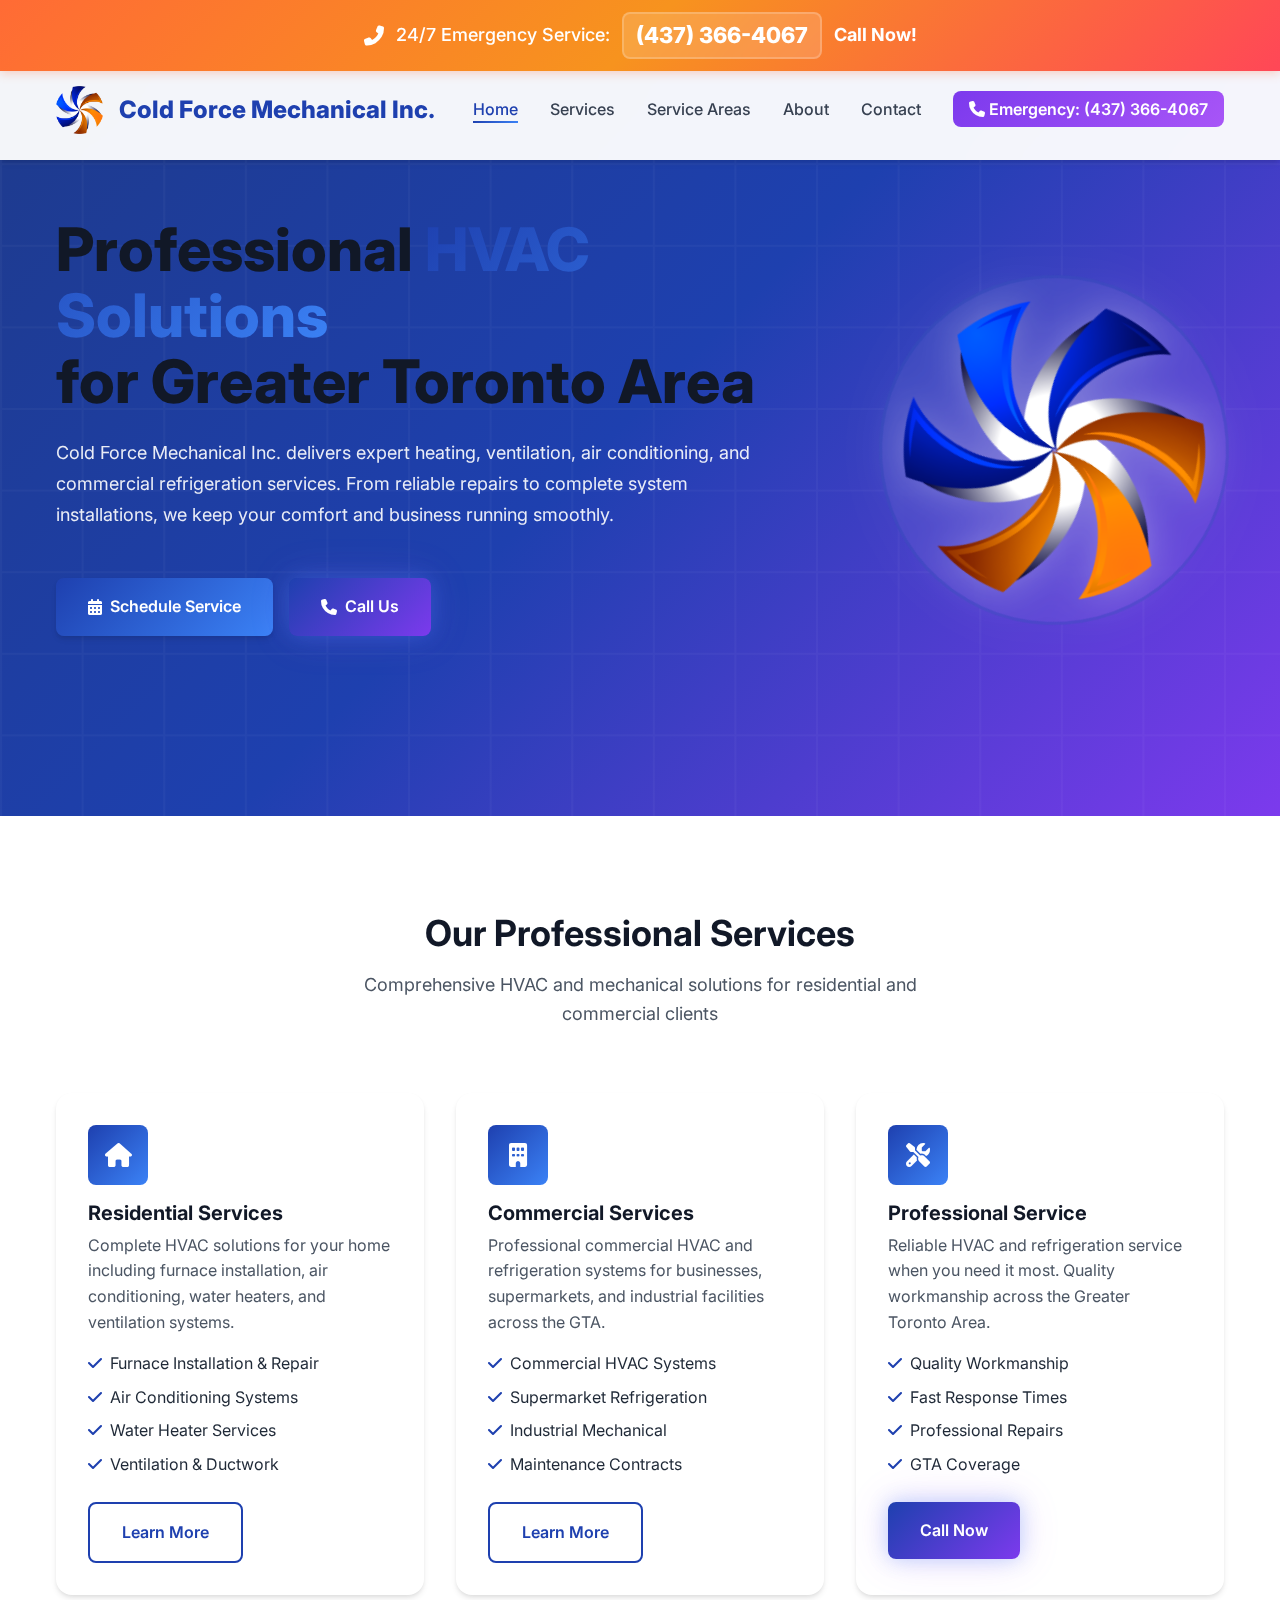
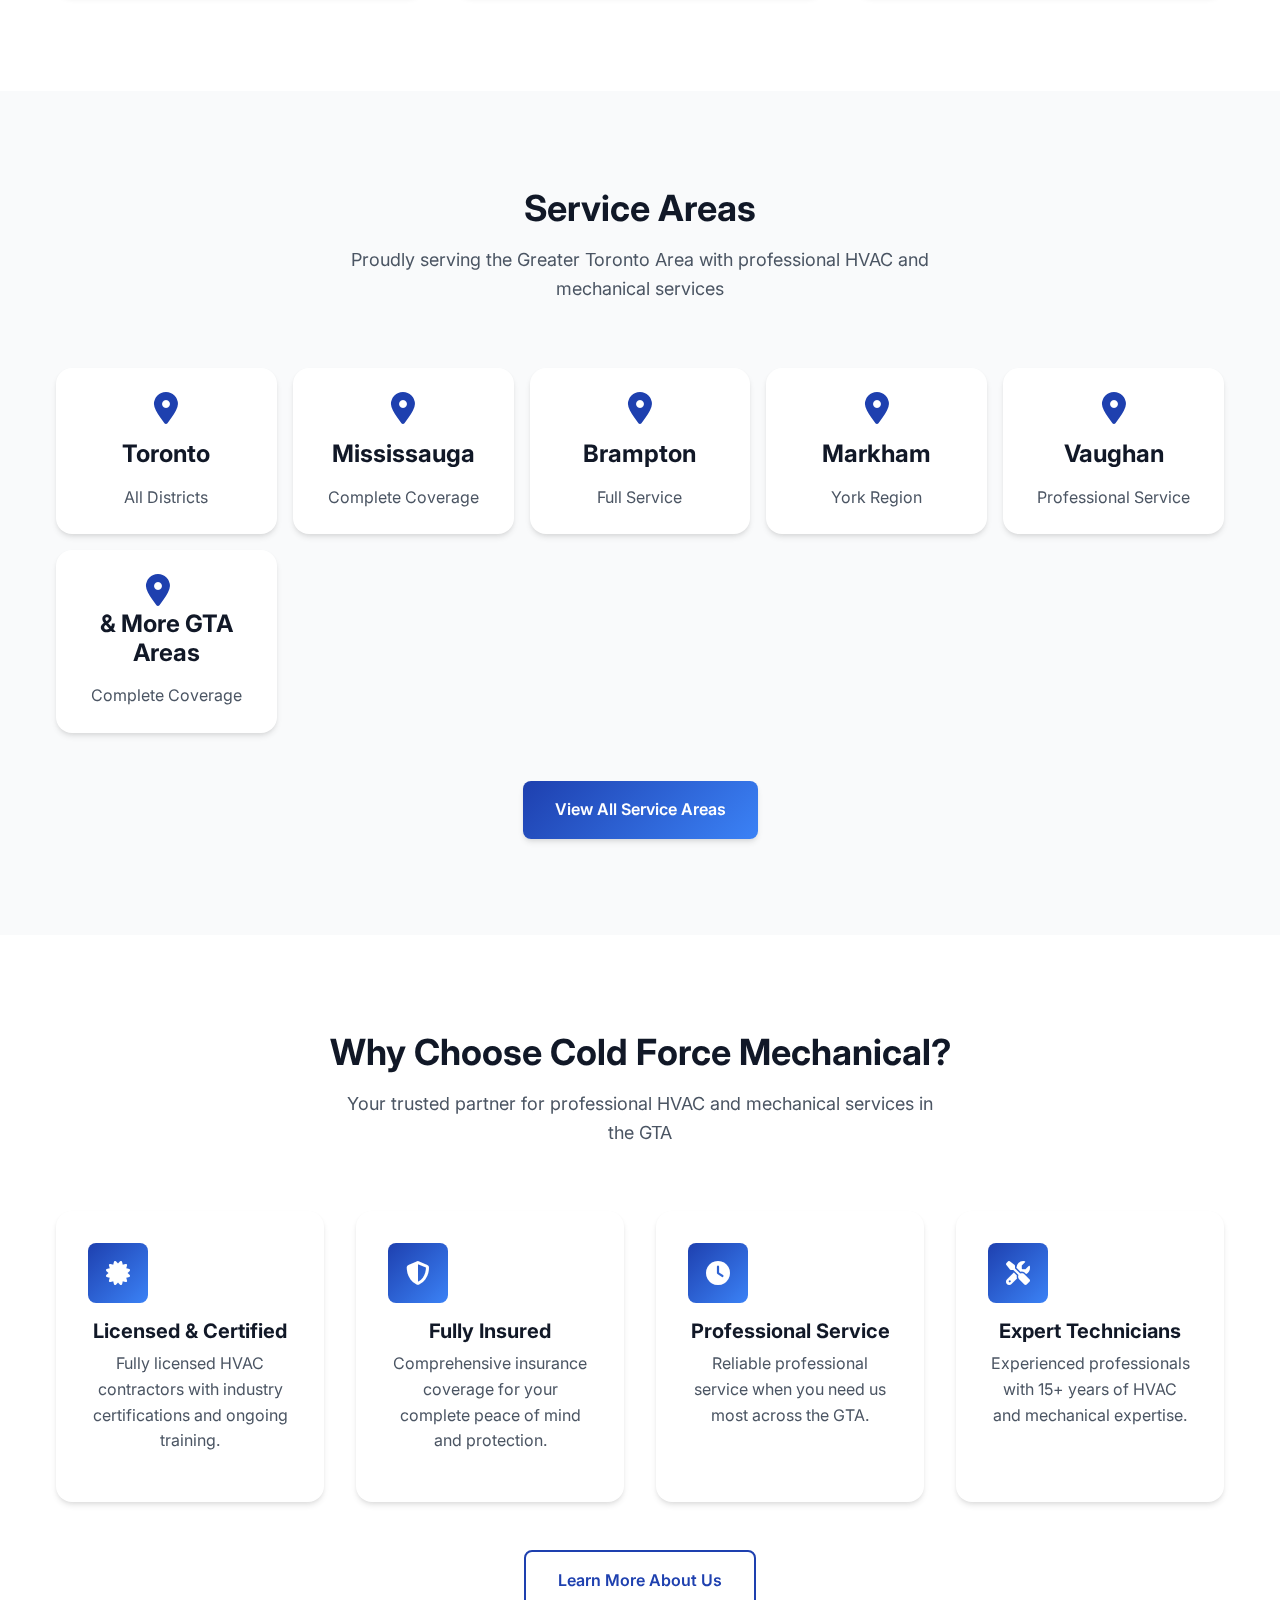
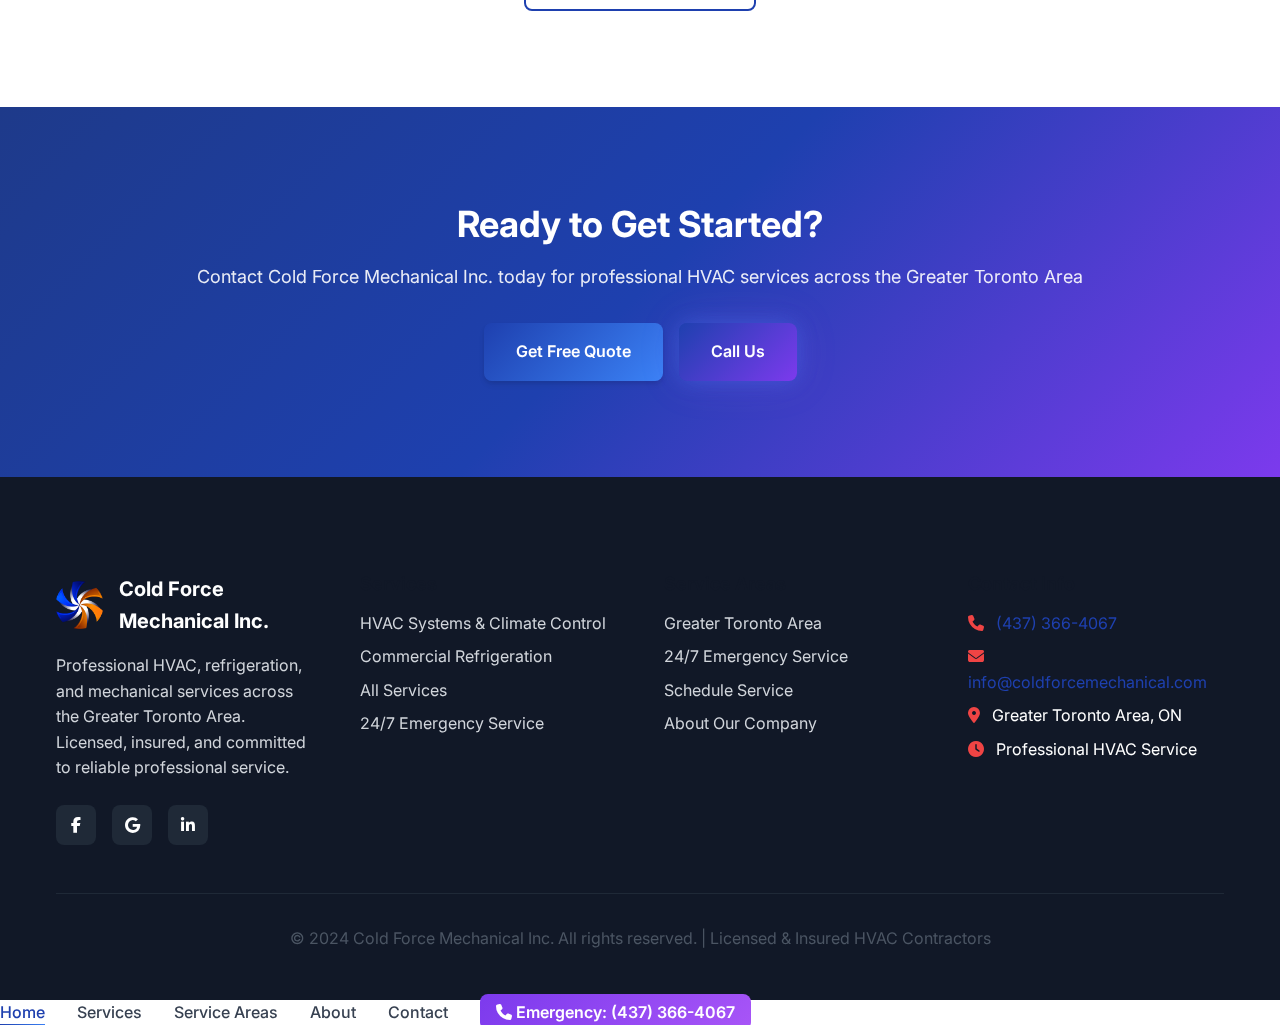
<file: index.html>
<!DOCTYPE html>
<html lang="en">
<head>
    <meta charset="UTF-8">
    <meta name="viewport" content="width=device-width, initial-scale=1.0">
    <meta name="description" content="Cold Force Mechanical Inc. - Professional HVAC, refrigeration, and mechanical services in Greater Toronto Area. Quality repairs, commercial refrigeration, residential heating & cooling.">
    <meta name="keywords" content="HVAC GTA, Toronto HVAC, commercial refrigeration, furnace repair, air conditioning, professional HVAC, supermarket refrigeration, mechanical services, heating cooling Toronto">
    <meta name="author" content="Cold Force Mechanical Inc.">
    <meta name="robots" content="index, follow">
    
    <!-- Open Graph Meta Tags -->
    <meta property="og:title" content="Cold Force Mechanical Inc. - Professional HVAC Services GTA">
    <meta property="og:description" content="Expert HVAC, refrigeration, and mechanical services across Greater Toronto Area. Professional repairs, commercial & residential solutions.">
    <meta property="og:type" content="website">
    <meta property="og:url" content="https://coldforcemechanical.com">
    <meta property="og:image" content="https://coldforcemechanical.com/Logos/FullLogo_NoBuffer.png">
    
    <!-- Twitter Card Meta Tags -->
    <meta name="twitter:card" content="summary_large_image">
    <meta name="twitter:title" content="Cold Force Mechanical Inc. - Professional HVAC Services GTA">
    <meta name="twitter:description" content="Expert HVAC, refrigeration, and mechanical services across Greater Toronto Area.">
    
    <!-- Local Business Schema Markup -->
    <script type="application/ld+json">
    {
        "@context": "https://schema.org",
        "@type": "LocalBusiness",
        "name": "Cold Force Mechanical Inc.",
        "description": "Professional HVAC, refrigeration, and mechanical services in Greater Toronto Area",
        "url": "https://coldforcemechanical.com",
        "telephone": "+1-437-366-4067",
        "email": "info@coldforcemechanical.com",
        "address": {
            "@type": "PostalAddress",
            "addressLocality": "Toronto",
            "addressRegion": "ON",
            "addressCountry": "CA"
        },
        "geo": {
            "@type": "GeoCoordinates",
            "latitude": "43.6532",
            "longitude": "-79.3832"
        },
        "openingHours": "Mo-Su 00:00-23:59",
        "serviceArea": {
            "@type": "GeoCircle",
            "geoMidpoint": {
                "@type": "GeoCoordinates",
                "latitude": "43.6532",
                "longitude": "-79.3832"
            },
            "geoRadius": "50000"
        },
        "services": [
            "HVAC Installation",
            "Furnace Repair",
            "Air Conditioning Service",
            "Commercial Refrigeration",
            "Professional HVAC Repair",
            "Water Heater Installation",
            "Ventilation Systems"
        ]
    }
    </script>
    
    <title>Cold Force Mechanical Inc. - Professional HVAC Services | Greater Toronto Area</title>
    <link rel="stylesheet" href="assets/css/main.css">
    <link rel="preconnect" href="https://fonts.googleapis.com">
    <link rel="preconnect" href="https://fonts.gstatic.com" crossorigin>
    <link href="https://fonts.googleapis.com/css2?family=Inter:wght@300;400;500;600;700;800&display=swap" rel="stylesheet">
    <link rel="stylesheet" href="https://cdnjs.cloudflare.com/ajax/libs/font-awesome/6.4.0/css/all.min.css">
</head>
<body>
    <!-- Top Phone Bar -->
    <div class="top-phone-bar">
        <div class="container">
            <div class="phone-bar-content">
                <i class="fas fa-phone-alt phone-icon"></i>
                <span class="phone-text">24/7 Emergency Service:</span>
                <a href="tel:+14373664067" class="phone-number">(437) 366-4067</a>
                <span class="phone-cta">Call Now!</span>
            </div>
        </div>
    </div>

    <!-- Header -->
    <header class="header" id="header">
        <nav class="nav container">
            <div class="nav__logo">
                <img src="Logos/IconOnly_Transparent_NoBuffer.png" alt="Cold Force Mechanical Inc. Logo" class="logo-icon">
                <a href="index.html" style="color: inherit; text-decoration: none;">
                    <span>Cold Force Mechanical<span class="mobile-hide"> Inc.</span></span>
                </a>
            </div>
            
            <div class="nav__menu" id="nav-menu">
                <ul class="nav__list">
                    <li class="nav__item">
                        <a href="index.html" class="nav__link active-link">Home</a>
                    </li>
                    <li class="nav__item">
                        <a href="services/index.html" class="nav__link">Services</a>
                    </li>
                    <li class="nav__item">
                        <a href="areas/index.html" class="nav__link">Service Areas</a>
                    </li>
                    <li class="nav__item">
                        <a href="about.html" class="nav__link">About</a>
                    </li>
                    <li class="nav__item">
                        <a href="contact.html" class="nav__link">Contact</a>
                    </li>
                    <li class="nav__item">
                        <a href="tel:+14373664067" class="nav__link emergency-btn">
                            <i class="fas fa-phone"></i> Emergency: (437) 366-4067
                        </a>
                    </li>
                </ul>
            </div>
            
            <div class="nav__toggle" id="nav-toggle">
                <i class="fas fa-bars"></i>
            </div>
        </nav>
    </header>

    <!-- Main Content -->
    <main class="main">
        <!-- Hero Section -->
        <section class="hero section" id="home">
            <div class="hero__container container">
                <!-- Desktop Layout Wrapper -->
                <div class="hero__layout">
                    <!-- Left Side - Text Content (60%) -->
                    <div class="hero__content">
                        <div class="hero__data">
                            <h1 class="hero__title">
                                Professional <span class="text-gradient">HVAC Solutions</span><br>
                                for Greater Toronto Area
                            </h1>
                            <p class="hero__description">
                                Cold Force Mechanical Inc. delivers expert heating, ventilation, air conditioning,
                                and commercial refrigeration services. From reliable repairs to complete system
                                installations, we keep your comfort and business running smoothly.
                            </p>
                            
                            <div class="hero__buttons">
                                <a href="contact.html" class="button button--primary">
                                    <i class="fas fa-calendar-alt"></i>
                                    Schedule Service
                                </a>
                                <a href="tel:+14373664067" class="button button--call">
                                    <i class="fas fa-phone"></i>
                                    Call Us
                                </a>
                            </div>
                                                        
                        </div>
                    </div>
                    
                    <!-- Right Side - Spinning Logo (40%) - Desktop Only -->
                    <div class="hero__logo-container">
                        <div class="hero__logo-wrapper">
                            <img src="Logos/IconOnly_Transparent_NoBuffer.png"
                                 alt="Cold Force Mechanical Inc. Logo"
                                 class="hero__logo-spin"
                                 loading="lazy">
                        </div>
                    </div>
                </div>
            </div>
        </section>

        <!-- Services Overview Section -->
        <section class="services section" id="services">
            <div class="container">
                <div class="section__header">
                    <h2 class="section__title">Our Professional Services</h2>
                    <p class="section__subtitle">
                        Comprehensive HVAC and mechanical solutions for residential and commercial clients
                    </p>
                </div>

                <div class="grid" style="grid-template-columns: repeat(auto-fit, minmax(300px, 1fr)); gap: 2rem;">
                    <!-- Residential Services -->
                    <div class="card">
                        <div class="card__icon">
                            <i class="fas fa-home"></i>
                        </div>
                        <h3 class="card__title">Residential Services</h3>
                        <p class="card__description">
                            Complete HVAC solutions for your home including furnace installation, 
                            air conditioning, water heaters, and ventilation systems.
                        </p>
                        <ul style="list-style: none; padding: 0; margin-bottom: 1.5rem;">
                            <li style="margin-bottom: 0.5rem;"><i class="fas fa-check" style="color: var(--primary-blue); margin-right: 0.5rem;"></i>Furnace Installation & Repair</li>
                            <li style="margin-bottom: 0.5rem;"><i class="fas fa-check" style="color: var(--primary-blue); margin-right: 0.5rem;"></i>Air Conditioning Systems</li>
                            <li style="margin-bottom: 0.5rem;"><i class="fas fa-check" style="color: var(--primary-blue); margin-right: 0.5rem;"></i>Water Heater Services</li>
                            <li style="margin-bottom: 0.5rem;"><i class="fas fa-check" style="color: var(--primary-blue); margin-right: 0.5rem;"></i>Ventilation & Ductwork</li>
                        </ul>
                        <a href="services/index.html#residential" class="button button--outline">Learn More</a>
                    </div>

                    <!-- Commercial Services -->
                    <div class="card">
                        <div class="card__icon">
                            <i class="fas fa-building"></i>
                        </div>
                        <h3 class="card__title">Commercial Services</h3>
                        <p class="card__description">
                            Professional commercial HVAC and refrigeration systems for businesses, 
                            supermarkets, and industrial facilities across the GTA.
                        </p>
                        <ul style="list-style: none; padding: 0; margin-bottom: 1.5rem;">
                            <li style="margin-bottom: 0.5rem;"><i class="fas fa-check" style="color: var(--primary-blue); margin-right: 0.5rem;"></i>Commercial HVAC Systems</li>
                            <li style="margin-bottom: 0.5rem;"><i class="fas fa-check" style="color: var(--primary-blue); margin-right: 0.5rem;"></i>Supermarket Refrigeration</li>
                            <li style="margin-bottom: 0.5rem;"><i class="fas fa-check" style="color: var(--primary-blue); margin-right: 0.5rem;"></i>Industrial Mechanical</li>
                            <li style="margin-bottom: 0.5rem;"><i class="fas fa-check" style="color: var(--primary-blue); margin-right: 0.5rem;"></i>Maintenance Contracts</li>
                        </ul>
                        <a href="services/index.html#commercial" class="button button--outline">Learn More</a>
                    </div>

                    <!-- Professional Service -->
                    <div class="card">
                        <div class="card__icon">
                            <i class="fas fa-tools"></i>
                        </div>
                        <h3 class="card__title">Professional Service</h3>
                        <p class="card__description">
                            Reliable HVAC and refrigeration service when you need it most.
                            Quality workmanship across the Greater Toronto Area.
                        </p>
                        <ul style="list-style: none; padding: 0; margin-bottom: 1.5rem;">
                            <li style="margin-bottom: 0.5rem;"><i class="fas fa-check" style="color: var(--primary-blue); margin-right: 0.5rem;"></i>Quality Workmanship</li>
                            <li style="margin-bottom: 0.5rem;"><i class="fas fa-check" style="color: var(--primary-blue); margin-right: 0.5rem;"></i>Fast Response Times</li>
                            <li style="margin-bottom: 0.5rem;"><i class="fas fa-check" style="color: var(--primary-blue); margin-right: 0.5rem;"></i>Professional Repairs</li>
                            <li style="margin-bottom: 0.5rem;"><i class="fas fa-check" style="color: var(--primary-blue); margin-right: 0.5rem;"></i>GTA Coverage</li>
                        </ul>
                        <a href="tel:+14373664067" class="button button--call">Call Now</a>
                    </div>
                </div>
            </div>
        </section>

        <!-- Service Areas Section -->
        <section class="areas section" style="background: var(--gray-50);">
            <div class="container">
                <div class="section__header">
                    <h2 class="section__title">Service Areas</h2>
                    <p class="section__subtitle">
                        Proudly serving the Greater Toronto Area with professional HVAC and mechanical services
                    </p>
                </div>

                <div class="grid" style="grid-template-columns: repeat(auto-fit, minmax(200px, 1fr)); gap: 1rem; margin-bottom: 3rem;">
                    <div class="card" style="text-align: center; padding: 1.5rem;">
                        <i class="fas fa-map-marker-alt" style="font-size: 2rem; color: var(--primary-blue); margin-bottom: 1rem;"></i>
                        <h4>Toronto</h4>
                        <p style="margin: 0; color: var(--gray-600);">All Districts</p>
                    </div>
                    <div class="card" style="text-align: center; padding: 1.5rem;">
                        <i class="fas fa-map-marker-alt" style="font-size: 2rem; color: var(--primary-blue); margin-bottom: 1rem;"></i>
                        <h4>Mississauga</h4>
                        <p style="margin: 0; color: var(--gray-600);">Complete Coverage</p>
                    </div>
                    <div class="card" style="text-align: center; padding: 1.5rem;">
                        <i class="fas fa-map-marker-alt" style="font-size: 2rem; color: var(--primary-blue); margin-bottom: 1rem;"></i>
                        <h4>Brampton</h4>
                        <p style="margin: 0; color: var(--gray-600);">Full Service</p>
                    </div>
                    <div class="card" style="text-align: center; padding: 1.5rem;">
                        <i class="fas fa-map-marker-alt" style="font-size: 2rem; color: var(--primary-blue); margin-bottom: 1rem;"></i>
                        <h4>Markham</h4>
                        <p style="margin: 0; color: var(--gray-600);">York Region</p>
                    </div>
                    <div class="card" style="text-align: center; padding: 1.5rem;">
                        <i class="fas fa-map-marker-alt" style="font-size: 2rem; color: var(--primary-blue); margin-bottom: 1rem;"></i>
                        <h4>Vaughan</h4>
                        <p style="margin: 0; color: var(--gray-600);">Professional Service</p>
                    </div>
                    <div class="card" style="text-align: center; padding: 1.5rem;">
                        <i class="fas fa-map-marker-alt" style="font-size: 2rem; color: var(--primary-blue); margin-right: 1rem;"></i>
                        <h4>& More GTA Areas</h4>
                        <p style="margin: 0; color: var(--gray-600);">Complete Coverage</p>
                    </div>
                </div>

                <div class="text-center">
                    <a href="areas/index.html" class="button button--primary">View All Service Areas</a>
                </div>
            </div>
        </section>

        <!-- Why Choose Us Section -->
        <section class="about section">
            <div class="container">
                <div class="section__header">
                    <h2 class="section__title">Why Choose Cold Force Mechanical?</h2>
                    <p class="section__subtitle">
                        Your trusted partner for professional HVAC and mechanical services in the GTA
                    </p>
                </div>

                <div class="grid" style="grid-template-columns: repeat(auto-fit, minmax(250px, 1fr)); gap: 2rem;">
                    <div class="card" style="text-align: center;">
                        <div class="card__icon">
                            <i class="fas fa-certificate"></i>
                        </div>
                        <h4 class="card__title">Licensed & Certified</h4>
                        <p class="card__description">
                            Fully licensed HVAC contractors with industry certifications and ongoing training.
                        </p>
                    </div>

                    <div class="card" style="text-align: center;">
                        <div class="card__icon">
                            <i class="fas fa-shield-alt"></i>
                        </div>
                        <h4 class="card__title">Fully Insured</h4>
                        <p class="card__description">
                            Comprehensive insurance coverage for your complete peace of mind and protection.
                        </p>
                    </div>

                    <div class="card" style="text-align: center;">
                        <div class="card__icon">
                            <i class="fas fa-clock"></i>
                        </div>
                        <h4 class="card__title">Professional Service</h4>
                        <p class="card__description">
                            Reliable professional service when you need us most across the GTA.
                        </p>
                    </div>

                    <div class="card" style="text-align: center;">
                        <div class="card__icon">
                            <i class="fas fa-tools"></i>
                        </div>
                        <h4 class="card__title">Expert Technicians</h4>
                        <p class="card__description">
                            Experienced professionals with 15+ years of HVAC and mechanical expertise.
                        </p>
                    </div>
                </div>

                <div class="text-center" style="margin-top: 3rem;">
                    <a href="about.html" class="button button--outline">Learn More About Us</a>
                </div>
            </div>
        </section>

        <!-- CTA Section -->
        <section class="section" style="background: var(--gradient-hero); color: var(--white); text-align: center;">
            <div class="container">
                <h2 style="color: var(--white); margin-bottom: 1rem;">Ready to Get Started?</h2>
                <p style="font-size: var(--font-size-lg); margin-bottom: 2rem; color: rgba(255,255,255,0.9);">
                    Contact Cold Force Mechanical Inc. today for professional HVAC services across the Greater Toronto Area
                </p>
                <div style="display: flex; gap: 1rem; justify-content: center; flex-wrap: wrap;">
                    <a href="contact.html" class="button button--primary">Get Free Quote</a>
                    <a href="tel:+14373664067" class="button button--call">Call Us</a>
                </div>
            </div>
        </section>
    </main>

    <!-- Footer -->
    <footer class="footer">
        <div class="container">
            <div class="footer__container grid">
                <div class="footer__content">
                    <div class="footer__logo">
                        <img src="Logos/IconOnly_Transparent_NoBuffer.png" alt="Cold Force Mechanical Inc. Logo" class="logo-icon">
                        <span>Cold Force Mechanical<span class="mobile-hide"> Inc.</span></span>
                    </div>
                    <p class="footer__description">
                        Professional HVAC, refrigeration, and mechanical services across the Greater Toronto Area. 
                        Licensed, insured, and committed to reliable professional service.
                    </p>
                    <div class="footer__social">
                        <a href="#" class="footer__social-link">
                            <i class="fab fa-facebook-f"></i>
                        </a>
                                                <a href="https://maps.app.goo.gl/KR61AQK6b1XwL6QG8" class="footer__social-link" title="Find us on Google Maps" target="_blank">
                            <i class="fab fa-google"></i>
                        </a>
                        <a href="#" class="footer__social-link">
                            <i class="fab fa-linkedin-in"></i>
                        </a>
                    </div>
                </div>

                <div class="footer__content">
                    <h3 class="footer__title">Services</h3>
                    <ul class="footer__links">
                        <li><a href="services/hvac-systems.html">HVAC Systems & Climate Control</a></li>
                        <li><a href="services/refrigeration.html">Commercial Refrigeration</a></li>
                        <li><a href="services/index.html">All Services</a></li>
                        <li><a href="emergency.html">24/7 Emergency Service</a></li>
                    </ul>
                </div>

                <div class="footer__content">
                    <h3 class="footer__title">Service Areas</h3>
                    <ul class="footer__links">
                        <li><a href="areas/index.html">Greater Toronto Area</a></li>
                        <li><a href="emergency.html">24/7 Emergency Service</a></li>
                        <li><a href="contact.html">Schedule Service</a></li>
                        <li><a href="about.html">About Our Company</a></li>
                    </ul>
                </div>

                <div class="footer__content">
                    <h3 class="footer__title">Contact Info</h3>
                    <ul class="footer__info" style="list-style: none; padding: 0;">
                        <li style="margin-bottom: 0.5rem;">
                            <i class="fas fa-phone" style="margin-right: 0.5rem; color: var(--accent-red);"></i>
                            <a href="tel:+14373664067">(437) 366-4067</a>
                        </li>
                        <li style="margin-bottom: 0.5rem;">
                            <i class="fas fa-envelope" style="margin-right: 0.5rem; color: var(--accent-red);"></i>
                            <a href="mailto:info@coldforcemechanical.com">info@coldforcemechanical.com</a>
                        </li>
                        <li style="margin-bottom: 0.5rem;">
                            <i class="fas fa-map-marker-alt" style="margin-right: 0.5rem; color: var(--accent-red);"></i>
                            <span>Greater Toronto Area, ON</span>
                        </li>
                        <li style="margin-bottom: 0.5rem;">
                            <i class="fas fa-clock" style="margin-right: 0.5rem; color: var(--accent-red);"></i>
                            <span>Professional HVAC Service</span>
                        </li>
                    </ul>
                </div>
            </div>

            <div class="footer__bottom">
                <p>&copy; 2024 Cold Force Mechanical Inc. All rights reserved. | Licensed & Insured HVAC Contractors</p>
            </div>
        </div>
    </footer>

    <!-- Scroll Up Button -->
    <a href="#" class="scrollup" id="scroll-up">
        <i class="fas fa-angle-up"></i>
    </a>

    <!-- JavaScript -->
    <script src="assets/js/main.js"></script>
    
    <!-- Google Analytics (Replace with your tracking ID) -->
    <script async src="https://www.googletagmanager.com/gtag/js?id=GA_TRACKING_ID"></script>
    <script>
        window.dataLayer = window.dataLayer || [];
        function gtag(){dataLayer.push(arguments);}
        gtag('js', new Date());
        gtag('config', 'GA_TRACKING_ID');
    </script>
</body>
</html>
</file>
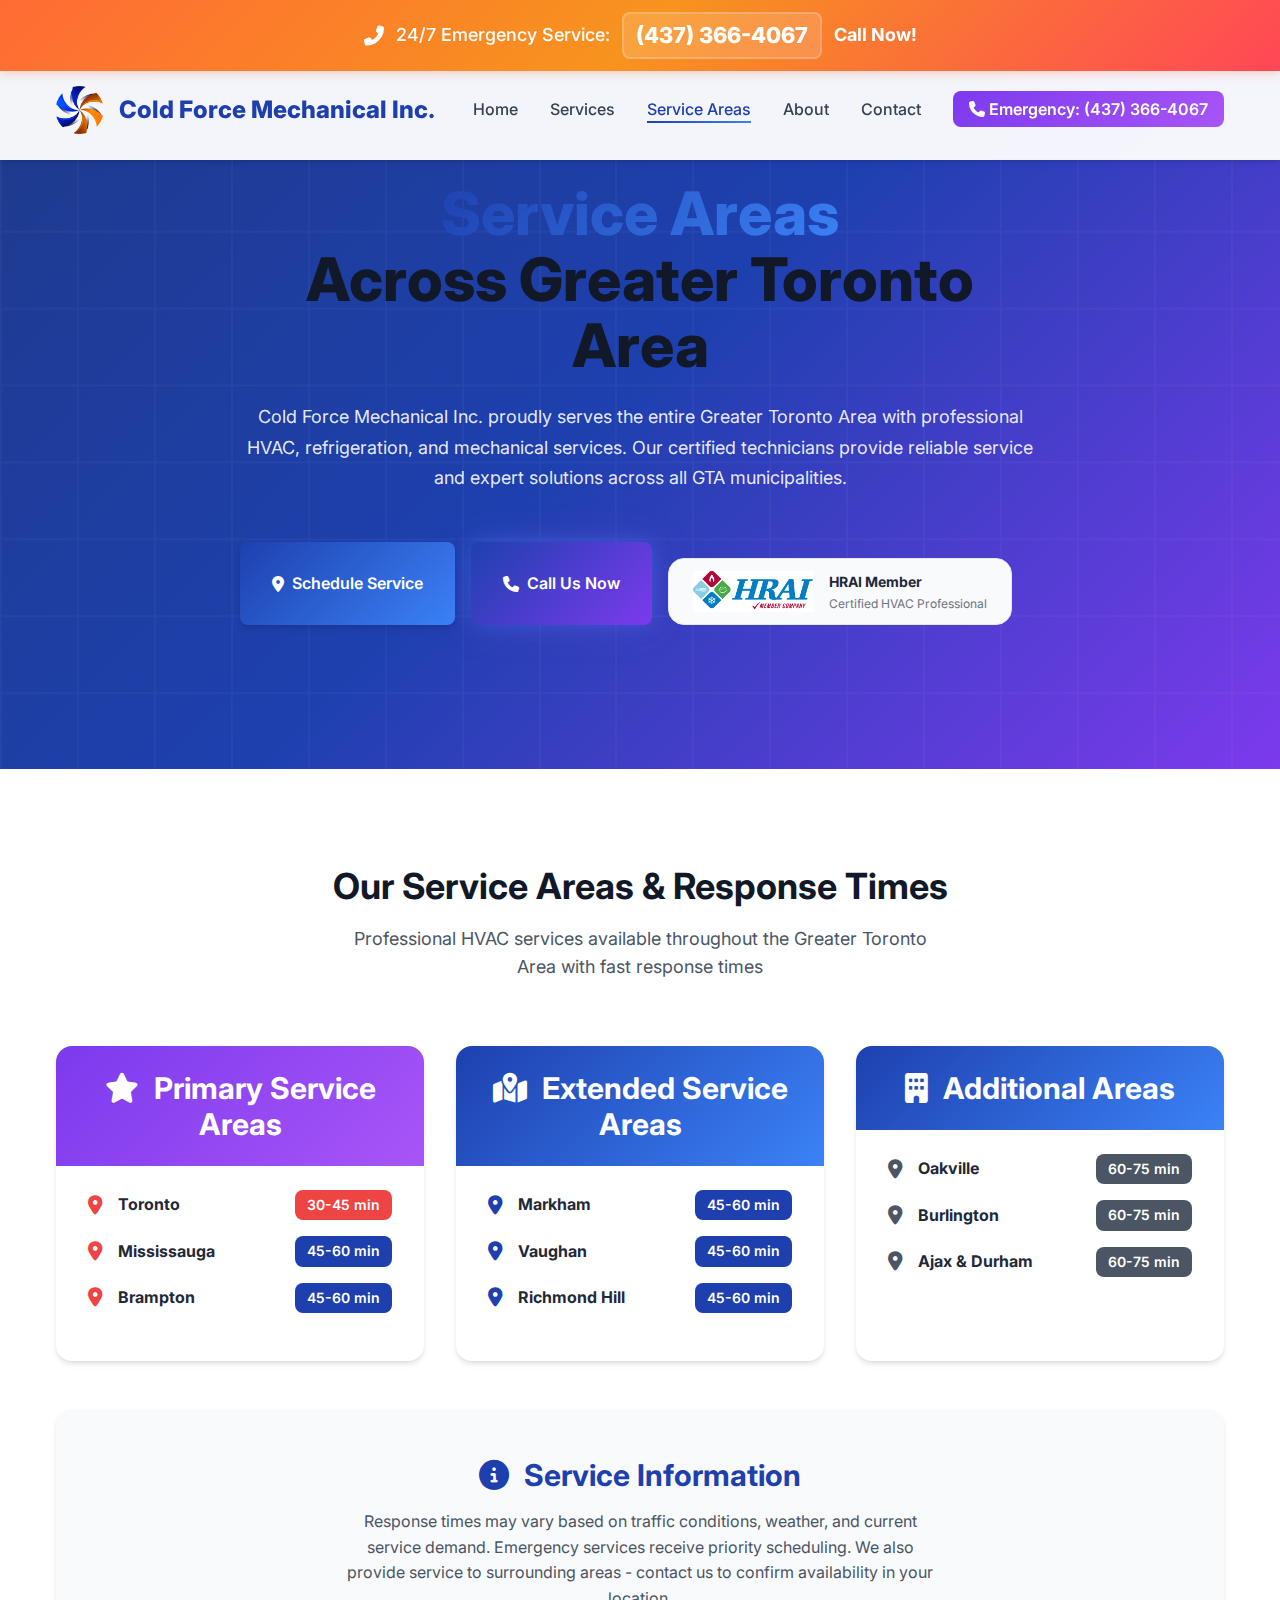
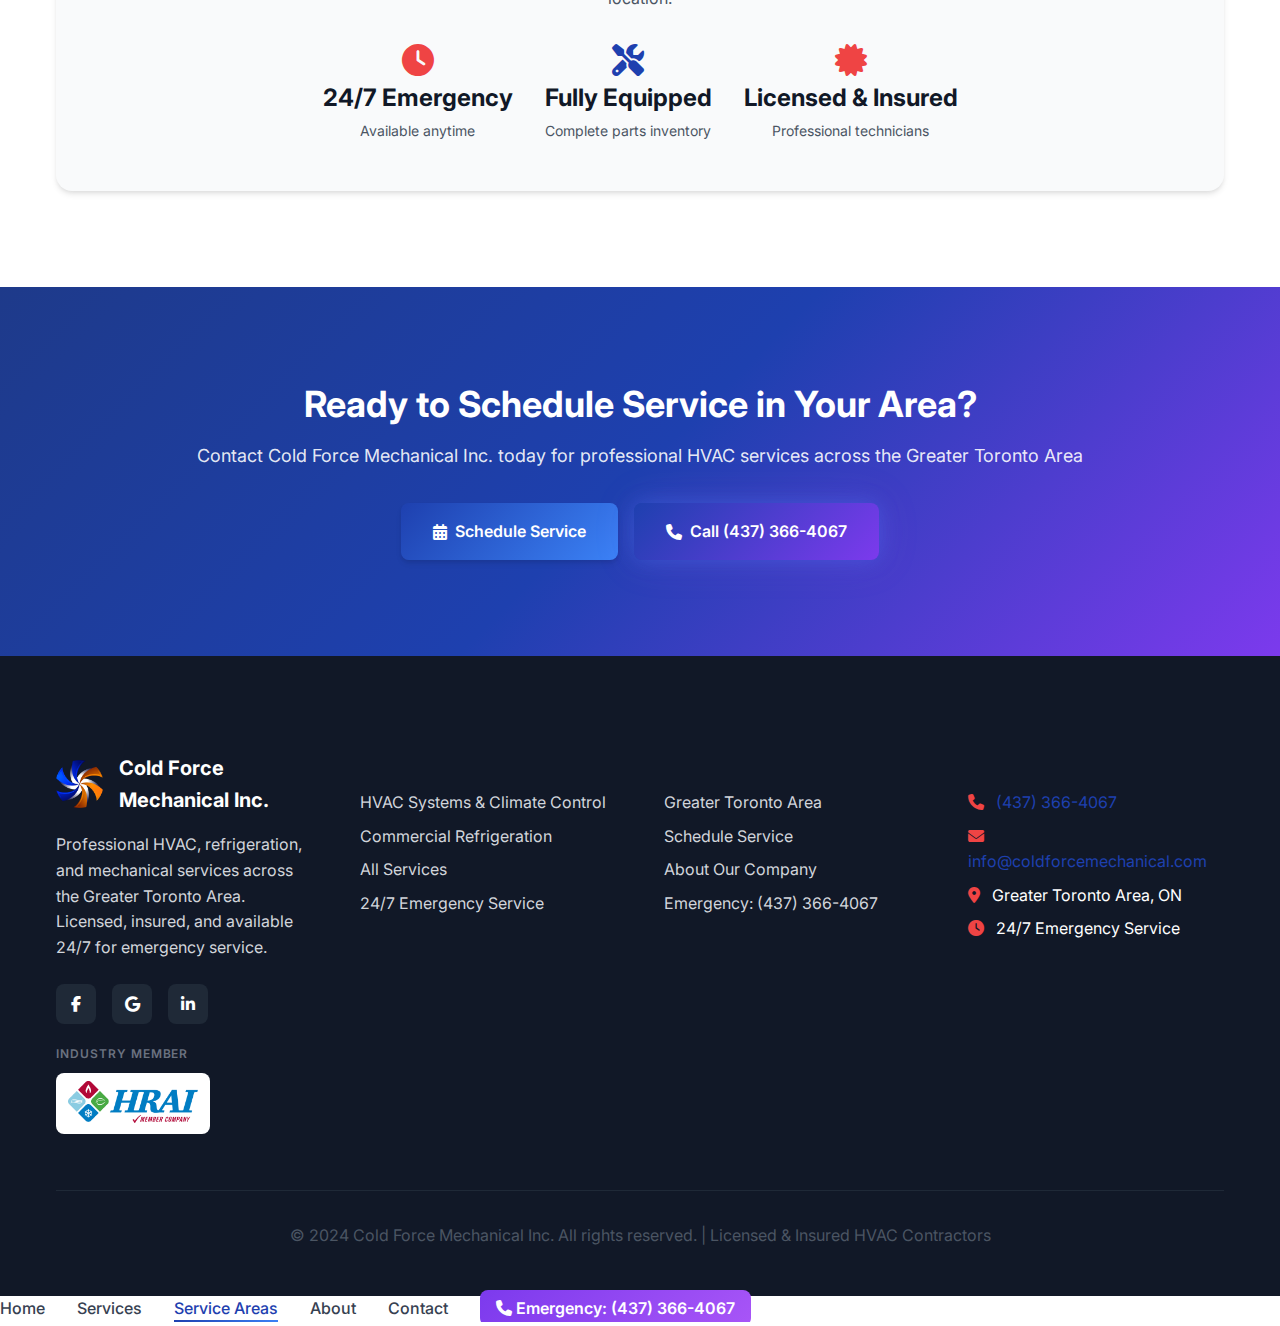
<file: areas/index.html>
<!DOCTYPE html>
<html lang="en">
<head>
    <meta charset="UTF-8">
    <meta name="viewport" content="width=device-width, initial-scale=1.0">
    <meta name="description" content="Cold Force Mechanical Inc. Service Areas - Professional HVAC services across Greater Toronto Area including Toronto, Mississauga, Brampton, Markham, Vaughan, and surrounding areas.">
    <meta name="keywords" content="HVAC service areas GTA, Toronto HVAC service, Mississauga heating cooling, Brampton HVAC contractor, Markham air conditioning, Vaughan furnace repair, GTA mechanical services">
    <meta name="author" content="Cold Force Mechanical Inc.">
    <meta name="robots" content="index, follow">
    
    <!-- Open Graph Meta Tags -->
    <meta property="og:title" content="Service Areas - Cold Force Mechanical Inc. | Greater Toronto Area HVAC">
    <meta property="og:description" content="Professional HVAC services across the Greater Toronto Area. Fast response times and expert service in Toronto, Mississauga, Brampton, and surrounding areas.">
    <meta property="og:type" content="website">
    <meta property="og:url" content="https://coldforcemechanical.com/areas/">
    
    <!-- Service Area Schema -->
    <script type="application/ld+json">
    {
        "@context": "https://schema.org",
        "@type": "Service",
        "serviceType": "HVAC Services",
        "provider": {
            "@type": "LocalBusiness",
            "name": "Cold Force Mechanical Inc.",
            "telephone": "+1-437-366-4067",
            "address": {
                "@type": "PostalAddress",
                "addressLocality": "Toronto",
                "addressRegion": "ON",
                "addressCountry": "CA"
            }
        },
        "areaServed": [
            {
                "@type": "City",
                "name": "Toronto",
                "containedInPlace": {
                    "@type": "AdministrativeArea",
                    "name": "Ontario"
                }
            },
            {
                "@type": "City",
                "name": "Mississauga",
                "containedInPlace": {
                    "@type": "AdministrativeArea",
                    "name": "Ontario"
                }
            },
            {
                "@type": "City",
                "name": "Brampton",
                "containedInPlace": {
                    "@type": "AdministrativeArea",
                    "name": "Ontario"
                }
            }
        ]
    }
    </script>
    
    <title>Service Areas - Cold Force Mechanical Inc. | Greater Toronto Area HVAC</title>
    <link rel="stylesheet" href="../assets/css/main.css">
    <link rel="preconnect" href="https://fonts.googleapis.com">
    <link rel="preconnect" href="https://fonts.gstatic.com" crossorigin>
    <link href="https://fonts.googleapis.com/css2?family=Inter:wght@300;400;500;600;700;800&display=swap" rel="stylesheet">
    <link rel="stylesheet" href="https://cdnjs.cloudflare.com/ajax/libs/font-awesome/6.4.0/css/all.min.css">
</head>
<body>
    <!-- Top Phone Bar -->
    <div class="top-phone-bar">
        <div class="container">
            <div class="phone-bar-content">
                <i class="fas fa-phone-alt phone-icon"></i>
                <span class="phone-text">24/7 Emergency Service:</span>
                <a href="tel:+14373664067" class="phone-number">(437) 366-4067</a>
                <span class="phone-cta">Call Now!</span>
            </div>
        </div>
    </div>

    <!-- Header -->
    <header class="header" id="header">
        <nav class="nav container">
            <div class="nav__logo">
                <img src="../Logos/IconOnly_Transparent_NoBuffer.png" alt="Cold Force Mechanical Inc. Logo" class="logo-icon">
                <a href="../index.html" style="color: inherit; text-decoration: none;">
                    <span>Cold Force Mechanical<span class="mobile-hide"> Inc.</span></span>
                </a>
            </div>
            
            <div class="nav__menu" id="nav-menu">
                <ul class="nav__list">
                    <li class="nav__item">
                        <a href="../index.html" class="nav__link">Home</a>
                    </li>
                    <li class="nav__item">
                        <a href="../services/index.html" class="nav__link">Services</a>
                    </li>
                    <li class="nav__item">
                        <a href="index.html" class="nav__link active-link">Service Areas</a>
                    </li>
                    <li class="nav__item">
                        <a href="../about.html" class="nav__link">About</a>
                    </li>
                    <li class="nav__item">
                        <a href="../contact.html" class="nav__link">Contact</a>
                    </li>
                    <li class="nav__item">
                        <a href="tel:+14373664067" class="nav__link emergency-btn">
                            <i class="fas fa-phone"></i> Emergency: (437) 366-4067
                        </a>
                    </li>
                </ul>
            </div>
            
            <div class="nav__toggle" id="nav-toggle">
                <i class="fas fa-bars"></i>
            </div>
        </nav>
    </header>

    <!-- Main Content -->
    <main class="main">
        <!-- Hero Section -->
        <section class="hero section">
            <div class="hero__container container">
                <div class="hero__data" style="text-align: center; max-width: 800px; margin: 0 auto;">
                    <h1 class="hero__title">
                        <span class="text-gradient">Service Areas</span><br>
                        Across Greater Toronto Area
                    </h1>
                    <p class="hero__description">
                        Cold Force Mechanical Inc. proudly serves the entire Greater Toronto Area with professional
                        HVAC, refrigeration, and mechanical services. Our certified technicians provide reliable service
                        and expert solutions across all GTA municipalities.
                    </p>
                    <div class="hero__buttons">
                        <a href="../contact.html" class="button button--primary">
                            <i class="fas fa-map-marker-alt"></i>
                            Schedule Service
                        </a>
                        <a href="tel:+14373664067" class="button button--call">
                            <i class="fas fa-phone"></i>
                            Call Us Now
                        </a>
                        <div style="display: flex; align-items: center; gap: 1rem; background: var(--gray-50); border: 1px solid var(--gray-200); border-radius: var(--border-radius-lg); padding: 0.75rem 1.5rem; margin-top: 1rem;">
                            <img src="../Logos/HRAI.jpg" alt="HRAI Member Company" style="max-width: 120px; height: auto; display: block;" loading="lazy" decoding="async">
                            <div style="text-align: left;">
                                <p style="font-weight: 700; color: var(--gray-800); margin: 0 0 0.15rem; font-size: var(--font-size-sm);">HRAI Member</p>
                                <p style="color: var(--gray-500); margin: 0; font-size: var(--font-size-xs); line-height: 1.3;">Certified HVAC Professional</p>
                            </div>
                        </div>
                    </div>
                </div>
            </div>
        </section>

        <!-- Service Areas Section -->
        <section class="section">
            <div class="container">
                <div class="section__header">
                    <h2 class="section__title">Our Service Areas & Response Times</h2>
                    <p class="section__subtitle">
                        Professional HVAC services available throughout the Greater Toronto Area with fast response times
                    </p>
                </div>

                <div class="grid" style="grid-template-columns: repeat(auto-fit, minmax(300px, 1fr)); gap: 2rem; margin-bottom: 3rem;">
                    <!-- Primary Service Areas -->
                    <div class="card">
                        <div style="background: var(--gradient-accent); padding: 1.5rem; border-radius: var(--border-radius-lg) var(--border-radius-lg) 0 0; margin: -2rem -2rem 1.5rem -2rem;">
                            <h3 style="color: var(--white); margin: 0; text-align: center;">
                                <i class="fas fa-star" style="margin-right: 0.5rem;"></i>
                                Primary Service Areas
                            </h3>
                        </div>
                        <ul style="list-style: none; padding: 0;">
                            <li style="margin-bottom: 1rem; display: flex; align-items: center; justify-content: space-between;">
                                <div style="display: flex; align-items: center;">
                                    <i class="fas fa-map-marker-alt" style="color: var(--accent-red); margin-right: 1rem; font-size: 1.2rem;"></i>
                                    <strong>Toronto</strong>
                                </div>
                                <span style="background: var(--accent-red); color: var(--white); padding: 0.25rem 0.75rem; border-radius: var(--border-radius); font-size: var(--font-size-sm); font-weight: 600;">30-45 min</span>
                            </li>
                            <li style="margin-bottom: 1rem; display: flex; align-items: center; justify-content: space-between;">
                                <div style="display: flex; align-items: center;">
                                    <i class="fas fa-map-marker-alt" style="color: var(--accent-red); margin-right: 1rem; font-size: 1.2rem;"></i>
                                    <strong>Mississauga</strong>
                                </div>
                                <span style="background: var(--primary-blue); color: var(--white); padding: 0.25rem 0.75rem; border-radius: var(--border-radius); font-size: var(--font-size-sm); font-weight: 600;">45-60 min</span>
                            </li>
                            <li style="margin-bottom: 1rem; display: flex; align-items: center; justify-content: space-between;">
                                <div style="display: flex; align-items: center;">
                                    <i class="fas fa-map-marker-alt" style="color: var(--accent-red); margin-right: 1rem; font-size: 1.2rem;"></i>
                                    <strong>Brampton</strong>
                                </div>
                                <span style="background: var(--primary-blue); color: var(--white); padding: 0.25rem 0.75rem; border-radius: var(--border-radius); font-size: var(--font-size-sm); font-weight: 600;">45-60 min</span>
                            </li>
                        </ul>
                    </div>

                    <!-- Extended Service Areas -->
                    <div class="card">
                        <div style="background: var(--gradient-primary); padding: 1.5rem; border-radius: var(--border-radius-lg) var(--border-radius-lg) 0 0; margin: -2rem -2rem 1.5rem -2rem;">
                            <h3 style="color: var(--white); margin: 0; text-align: center;">
                                <i class="fas fa-map-marked-alt" style="margin-right: 0.5rem;"></i>
                                Extended Service Areas
                            </h3>
                        </div>
                        <ul style="list-style: none; padding: 0;">
                            <li style="margin-bottom: 1rem; display: flex; align-items: center; justify-content: space-between;">
                                <div style="display: flex; align-items: center;">
                                    <i class="fas fa-map-marker-alt" style="color: var(--primary-blue); margin-right: 1rem; font-size: 1.2rem;"></i>
                                    <strong>Markham</strong>
                                </div>
                                <span style="background: var(--primary-blue); color: var(--white); padding: 0.25rem 0.75rem; border-radius: var(--border-radius); font-size: var(--font-size-sm); font-weight: 600;">45-60 min</span>
                            </li>
                            <li style="margin-bottom: 1rem; display: flex; align-items: center; justify-content: space-between;">
                                <div style="display: flex; align-items: center;">
                                    <i class="fas fa-map-marker-alt" style="color: var(--primary-blue); margin-right: 1rem; font-size: 1.2rem;"></i>
                                    <strong>Vaughan</strong>
                                </div>
                                <span style="background: var(--primary-blue); color: var(--white); padding: 0.25rem 0.75rem; border-radius: var(--border-radius); font-size: var(--font-size-sm); font-weight: 600;">45-60 min</span>
                            </li>
                            <li style="margin-bottom: 1rem; display: flex; align-items: center; justify-content: space-between;">
                                <div style="display: flex; align-items: center;">
                                    <i class="fas fa-map-marker-alt" style="color: var(--primary-blue); margin-right: 1rem; font-size: 1.2rem;"></i>
                                    <strong>Richmond Hill</strong>
                                </div>
                                <span style="background: var(--primary-blue); color: var(--white); padding: 0.25rem 0.75rem; border-radius: var(--border-radius); font-size: var(--font-size-sm); font-weight: 600;">45-60 min</span>
                            </li>
                        </ul>
                    </div>

                    <!-- Additional Areas -->
                    <div class="card">
                        <div style="background: var(--gradient-primary); padding: 1.5rem; border-radius: var(--border-radius-lg) var(--border-radius-lg) 0 0; margin: -2rem -2rem 1.5rem -2rem;">
                            <h3 style="color: var(--white); margin: 0; text-align: center;">
                                <i class="fas fa-building" style="margin-right: 0.5rem;"></i>
                                Additional Areas
                            </h3>
                        </div>
                        <ul style="list-style: none; padding: 0;">
                            <li style="margin-bottom: 1rem; display: flex; align-items: center; justify-content: space-between;">
                                <div style="display: flex; align-items: center;">
                                    <i class="fas fa-map-marker-alt" style="color: var(--gray-600); margin-right: 1rem; font-size: 1.2rem;"></i>
                                    <strong>Oakville</strong>
                                </div>
                                <span style="background: var(--gray-600); color: var(--white); padding: 0.25rem 0.75rem; border-radius: var(--border-radius); font-size: var(--font-size-sm); font-weight: 600;">60-75 min</span>
                            </li>
                            <li style="margin-bottom: 1rem; display: flex; align-items: center; justify-content: space-between;">
                                <div style="display: flex; align-items: center;">
                                    <i class="fas fa-map-marker-alt" style="color: var(--gray-600); margin-right: 1rem; font-size: 1.2rem;"></i>
                                    <strong>Burlington</strong>
                                </div>
                                <span style="background: var(--gray-600); color: var(--white); padding: 0.25rem 0.75rem; border-radius: var(--border-radius); font-size: var(--font-size-sm); font-weight: 600;">60-75 min</span>
                            </li>
                            <li style="margin-bottom: 1rem; display: flex; align-items: center; justify-content: space-between;">
                                <div style="display: flex; align-items: center;">
                                    <i class="fas fa-map-marker-alt" style="color: var(--gray-600); margin-right: 1rem; font-size: 1.2rem;"></i>
                                    <strong>Ajax & Durham</strong>
                                </div>
                                <span style="background: var(--gray-600); color: var(--white); padding: 0.25rem 0.75rem; border-radius: var(--border-radius); font-size: var(--font-size-sm); font-weight: 600;">60-75 min</span>
                            </li>
                        </ul>
                    </div>
                </div>

                <!-- Service Information -->
                <div class="card" style="background: var(--gray-50); text-align: center; padding: 3rem 2rem;">
                    <h3 style="color: var(--primary-blue); margin-bottom: 1rem;">
                        <i class="fas fa-info-circle" style="margin-right: 0.5rem;"></i>
                        Service Information
                    </h3>
                    <p style="color: var(--gray-600); margin-bottom: 2rem; max-width: 600px; margin-left: auto; margin-right: auto;">
                        Response times may vary based on traffic conditions, weather, and current service demand. 
                        Emergency services receive priority scheduling. We also provide service to surrounding areas - 
                        contact us to confirm availability in your location.
                    </p>
                    <div style="display: flex; gap: 2rem; justify-content: center; flex-wrap: wrap;">
                        <div style="text-align: center;">
                            <i class="fas fa-clock" style="font-size: 2rem; color: var(--accent-red); margin-bottom: 0.5rem;"></i>
                            <h4 style="margin-bottom: 0.5rem;">24/7 Emergency</h4>
                            <p style="color: var(--gray-600); margin: 0; font-size: var(--font-size-sm);">Available anytime</p>
                        </div>
                        <div style="text-align: center;">
                            <i class="fas fa-tools" style="font-size: 2rem; color: var(--primary-blue); margin-bottom: 0.5rem;"></i>
                            <h4 style="margin-bottom: 0.5rem;">Fully Equipped</h4>
                            <p style="color: var(--gray-600); margin: 0; font-size: var(--font-size-sm);">Complete parts inventory</p>
                        </div>
                        <div style="text-align: center;">
                            <i class="fas fa-certificate" style="font-size: 2rem; color: var(--accent-red); margin-bottom: 0.5rem;"></i>
                            <h4 style="margin-bottom: 0.5rem;">Licensed & Insured</h4>
                            <p style="color: var(--gray-600); margin: 0; font-size: var(--font-size-sm);">Professional technicians</p>
                        </div>
                    </div>
                </div>
            </div>
        </section>

        <!-- CTA Section -->
        <section class="section" style="background: var(--gradient-hero); color: var(--white); text-align: center;">
            <div class="container">
                <h2 style="color: var(--white); margin-bottom: 1rem;">Ready to Schedule Service in Your Area?</h2>
                <p style="font-size: var(--font-size-lg); margin-bottom: 2rem; color: rgba(255,255,255,0.9);">
                    Contact Cold Force Mechanical Inc. today for professional HVAC services across the Greater Toronto Area
                </p>
                <div style="display: flex; gap: 1rem; justify-content: center; flex-wrap: wrap;">
                    <a href="../contact.html" class="button button--primary">
                        <i class="fas fa-calendar-alt"></i>
                        Schedule Service
                    </a>
                    <a href="tel:+14373664067" class="button button--call">
                        <i class="fas fa-phone"></i>
                        Call (437) 366-4067
                    </a>
                </div>
            </div>
        </section>
    </main>

    <!-- Footer -->
    <footer class="footer">
        <div class="container">
            <div class="footer__container grid">
                <div class="footer__content">
                    <div class="footer__logo">
                        <img src="../Logos/IconOnly_Transparent_NoBuffer.png" alt="Cold Force Mechanical Inc. Logo" class="logo-icon">
                        <span>Cold Force Mechanical<span class="mobile-hide"> Inc.</span></span>
                    </div>
                    <p class="footer__description">
                        Professional HVAC, refrigeration, and mechanical services across the Greater Toronto Area.
                        Licensed, insured, and available 24/7 for emergency service.
                    </p>
                    <div class="footer__social">
                        <a href="#" class="footer__social-link">
                            <i class="fab fa-facebook-f"></i>
                        </a>
                                                <a href="https://maps.app.goo.gl/KR61AQK6b1XwL6QG8" class="footer__social-link" title="Find us on Google Maps" target="_blank">
                            <i class="fab fa-google"></i>
                        </a>
                        <a href="#" class="footer__social-link">
                            <i class="fab fa-linkedin-in"></i>
                        </a>
                    </div>
                    <div style="margin-top: 1.25rem;">
                        <p style="font-size: var(--font-size-xs); color: var(--gray-500); text-transform: uppercase; letter-spacing: 0.08em; font-weight: 600; margin-bottom: 0.6rem;">Industry Member</p>
                        <div style="background: #ffffff; border-radius: var(--border-radius); padding: 0.5rem 0.75rem; display: inline-block;">
                            <img src="../Logos/HRAI.jpg" alt="HRAI Member Company" style="max-width: 130px; height: auto; display: block;" loading="lazy" decoding="async">
                        </div>
                    </div>
                </div>

                <div class="footer__content">
                    <h3 class="footer__title">Our Services</h3>
                    <ul class="footer__links">
                        <li><a href="../services/hvac-systems.html">HVAC Systems & Climate Control</a></li>
                        <li><a href="../services/refrigeration.html">Commercial Refrigeration</a></li>
                        <li><a href="../services/index.html">All Services</a></li>
                        <li><a href="../emergency.html">24/7 Emergency Service</a></li>
                    </ul>
                </div>

                <div class="footer__content">
                    <h3 class="footer__title">Service Areas</h3>
                    <ul class="footer__links">
                        <li><a href="index.html">Greater Toronto Area</a></li>
                        <li><a href="../contact.html">Schedule Service</a></li>
                        <li><a href="../about.html">About Our Company</a></li>
                        <li><a href="tel:+14373664067">Emergency: (437) 366-4067</a></li>
                    </ul>
                </div>

                <div class="footer__content">
                    <h3 class="footer__title">Contact Info</h3>
                    <ul class="footer__info" style="list-style: none; padding: 0;">
                        <li style="margin-bottom: 0.5rem;">
                            <i class="fas fa-phone" style="margin-right: 0.5rem; color: var(--accent-red);"></i>
                            <a href="tel:+14373664067">(437) 366-4067</a>
                        </li>
                        <li style="margin-bottom: 0.5rem;">
                            <i class="fas fa-envelope" style="margin-right: 0.5rem; color: var(--accent-red);"></i>
                            <a href="mailto:info@coldforcemechanical.com">info@coldforcemechanical.com</a>
                        </li>
                        <li style="margin-bottom: 0.5rem;">
                            <i class="fas fa-map-marker-alt" style="margin-right: 0.5rem; color: var(--accent-red);"></i>
                            <span>Greater Toronto Area, ON</span>
                        </li>
                        <li style="margin-bottom: 0.5rem;">
                            <i class="fas fa-clock" style="margin-right: 0.5rem; color: var(--accent-red);"></i>
                            <span>24/7 Emergency Service</span>
                        </li>
                    </ul>
                </div>
            </div>

            <div class="footer__bottom">
                <p>&copy; 2024 Cold Force Mechanical Inc. All rights reserved. | Licensed & Insured HVAC Contractors</p>
            </div>
        </div>
    </footer>

    <!-- Scroll Up Button -->
    <a href="#" class="scrollup" id="scroll-up">
        <i class="fas fa-angle-up"></i>
    </a>

    <!-- JavaScript -->
    <script src="../assets/js/main.js"></script>
</body>
</html>
</file>
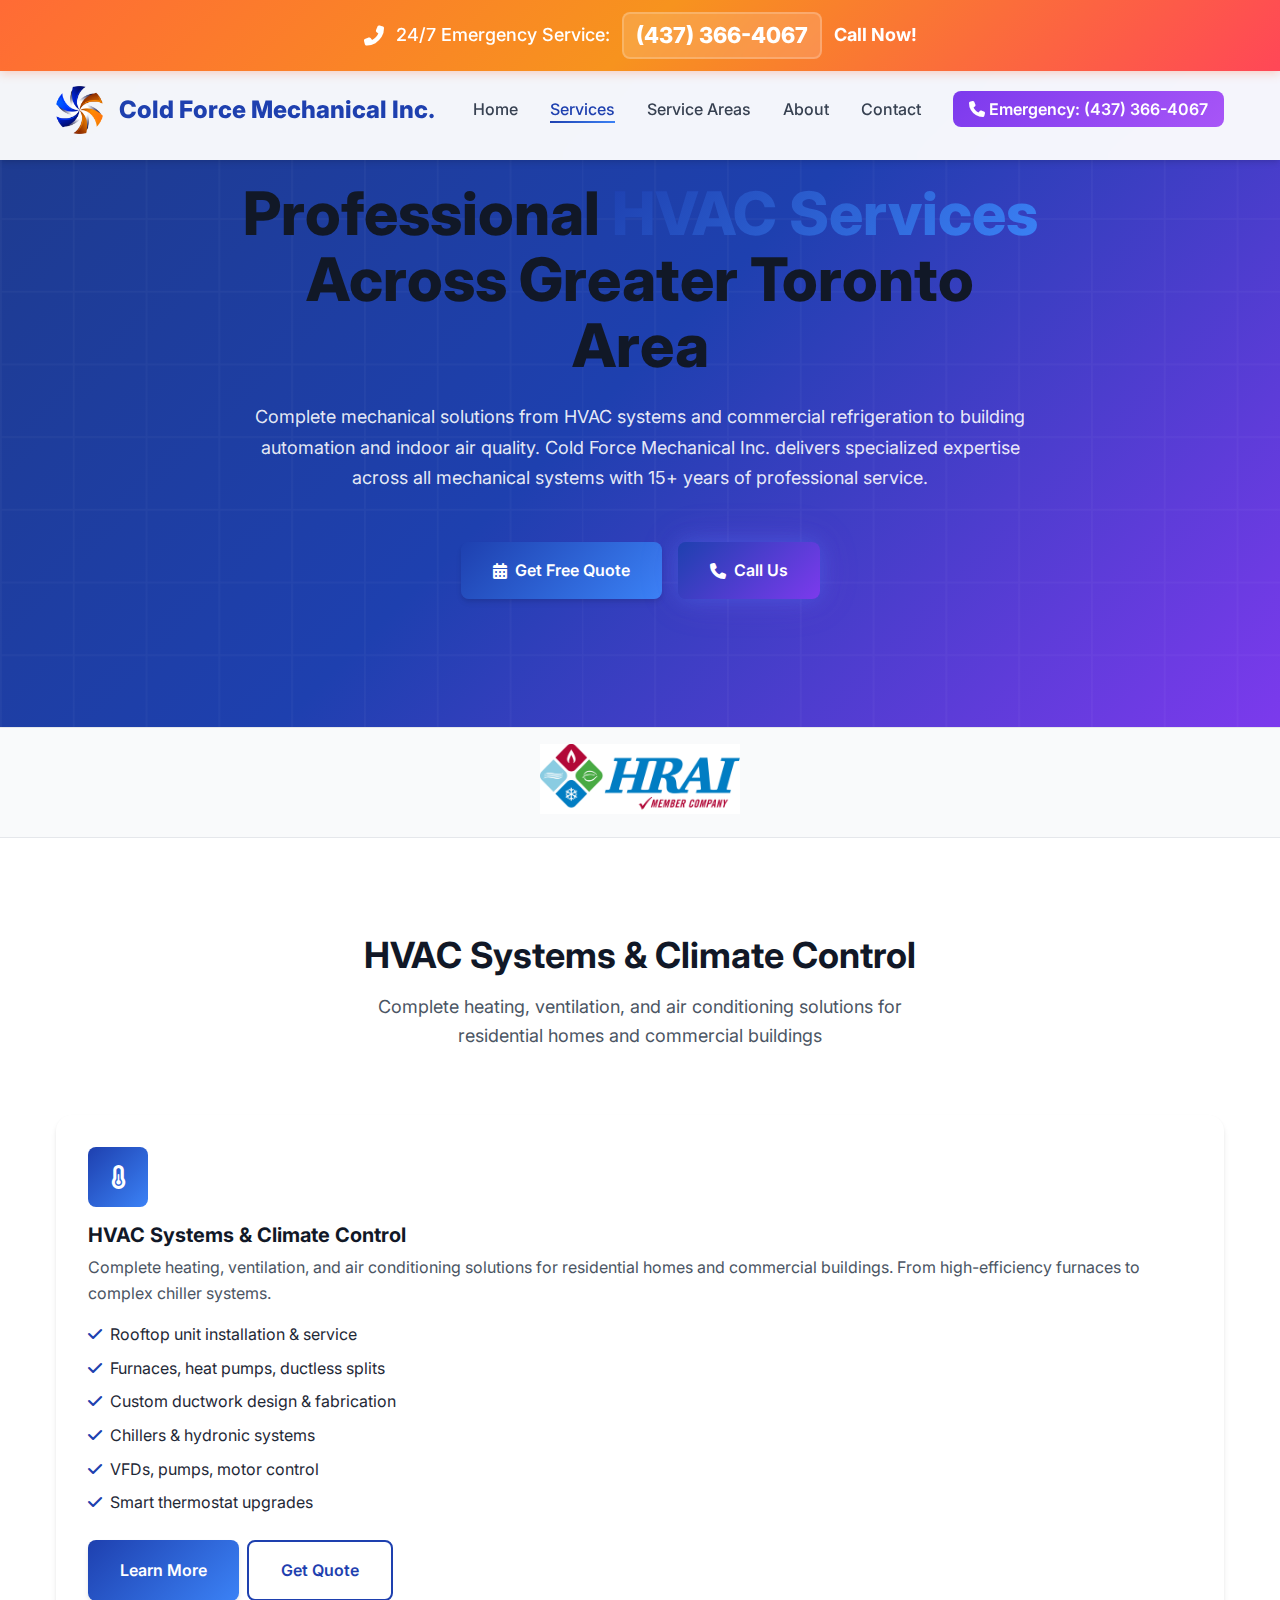
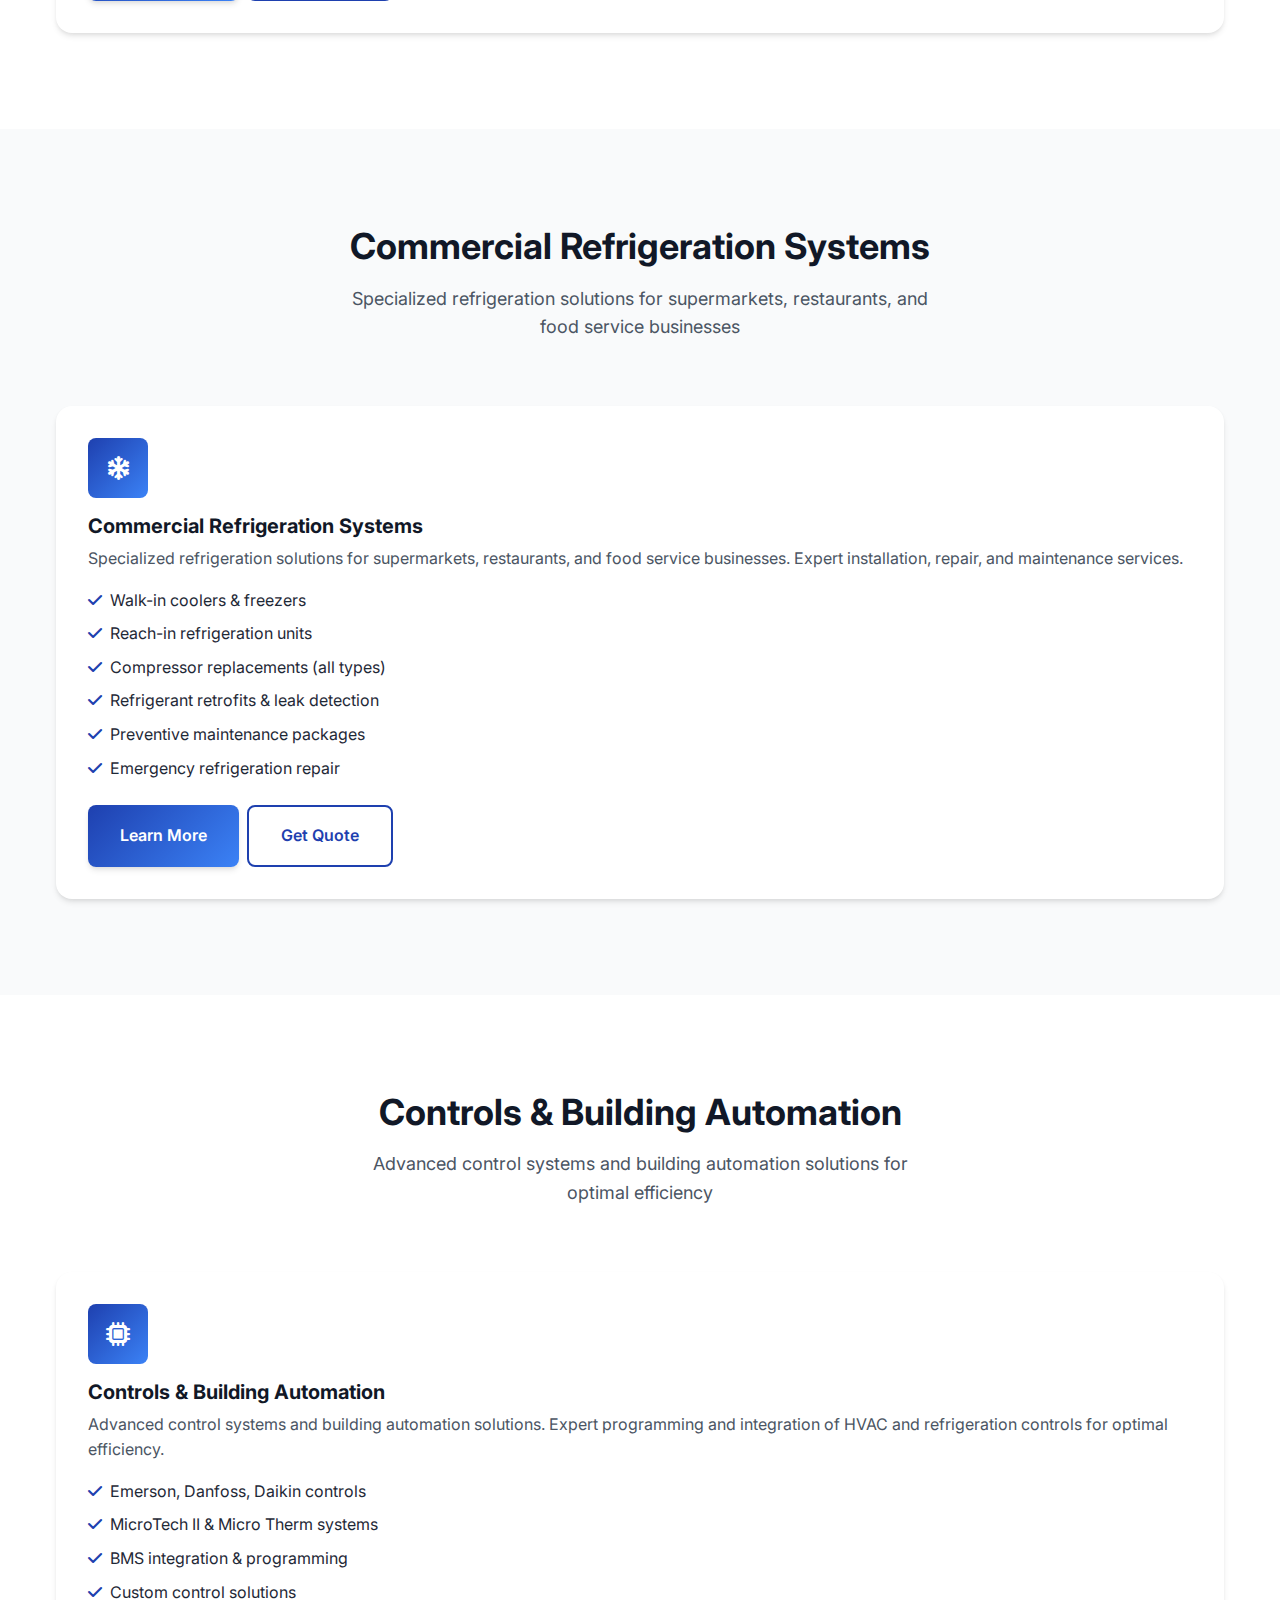
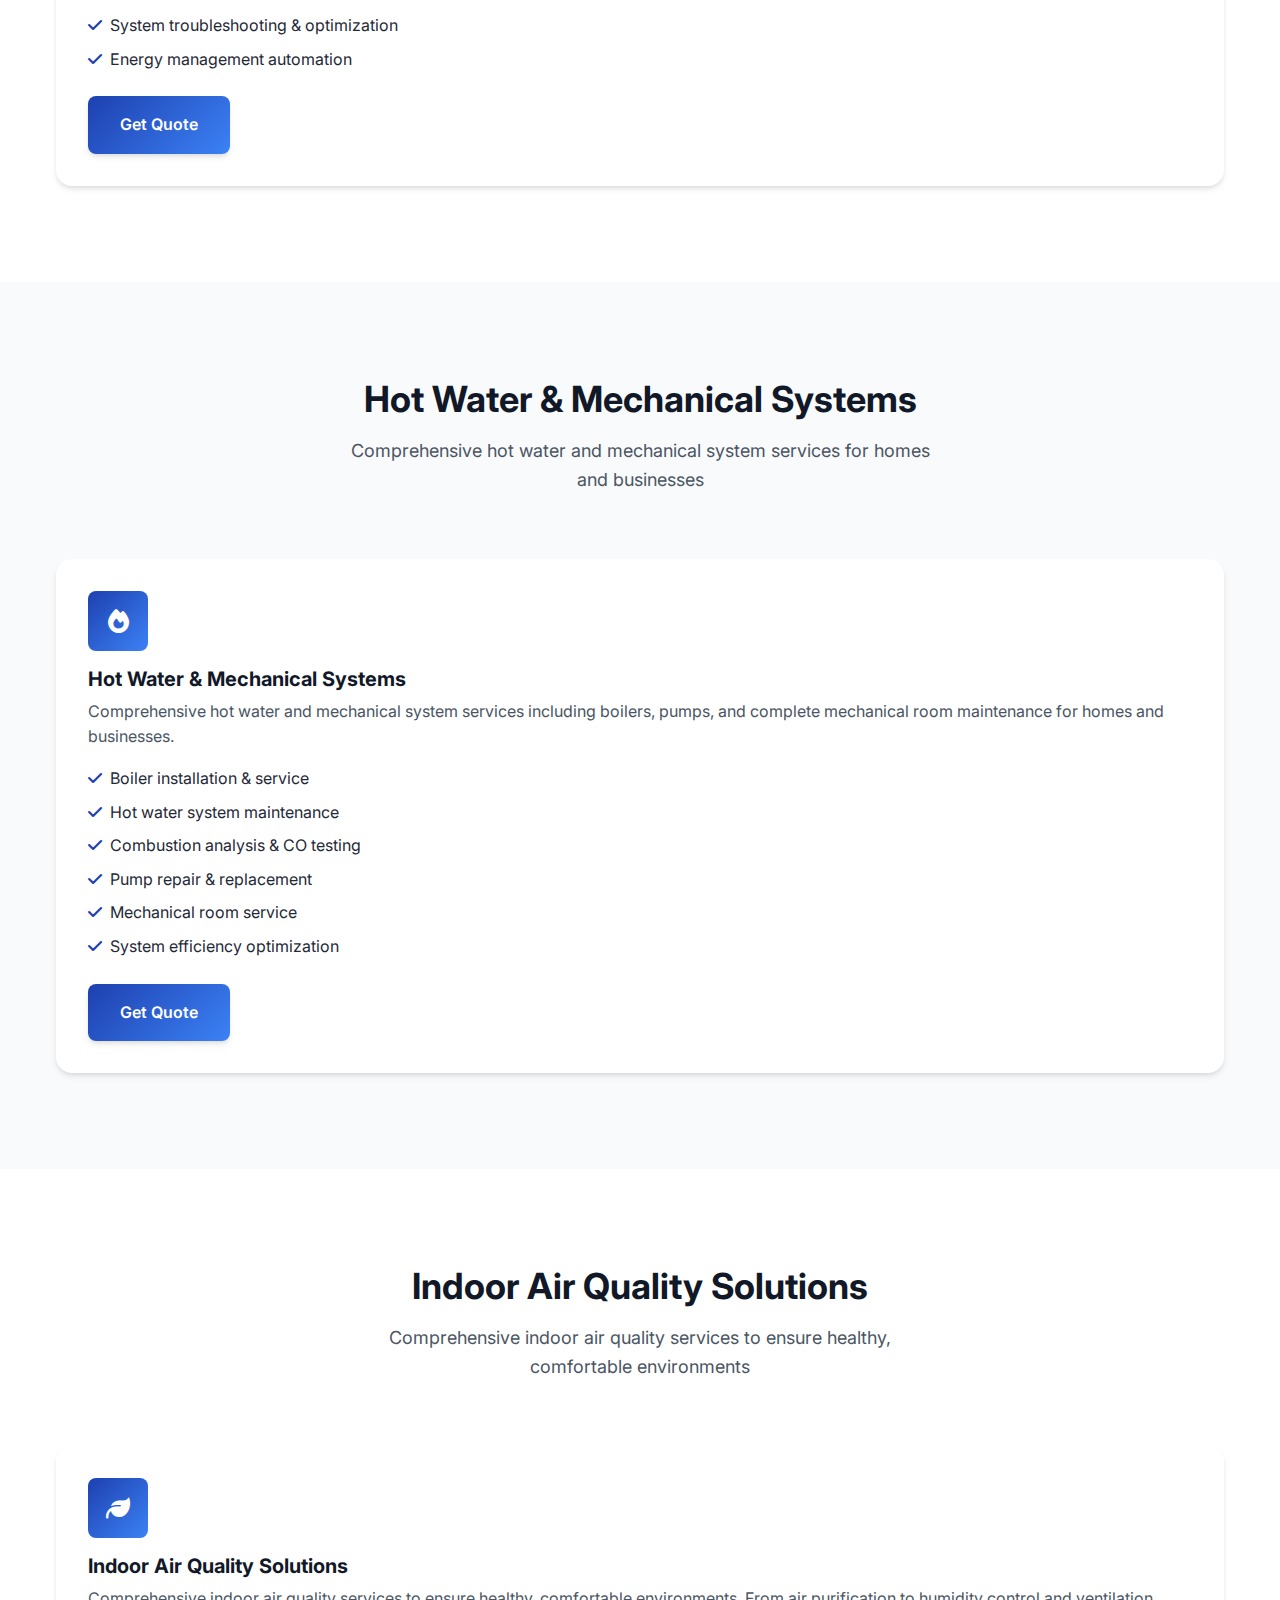
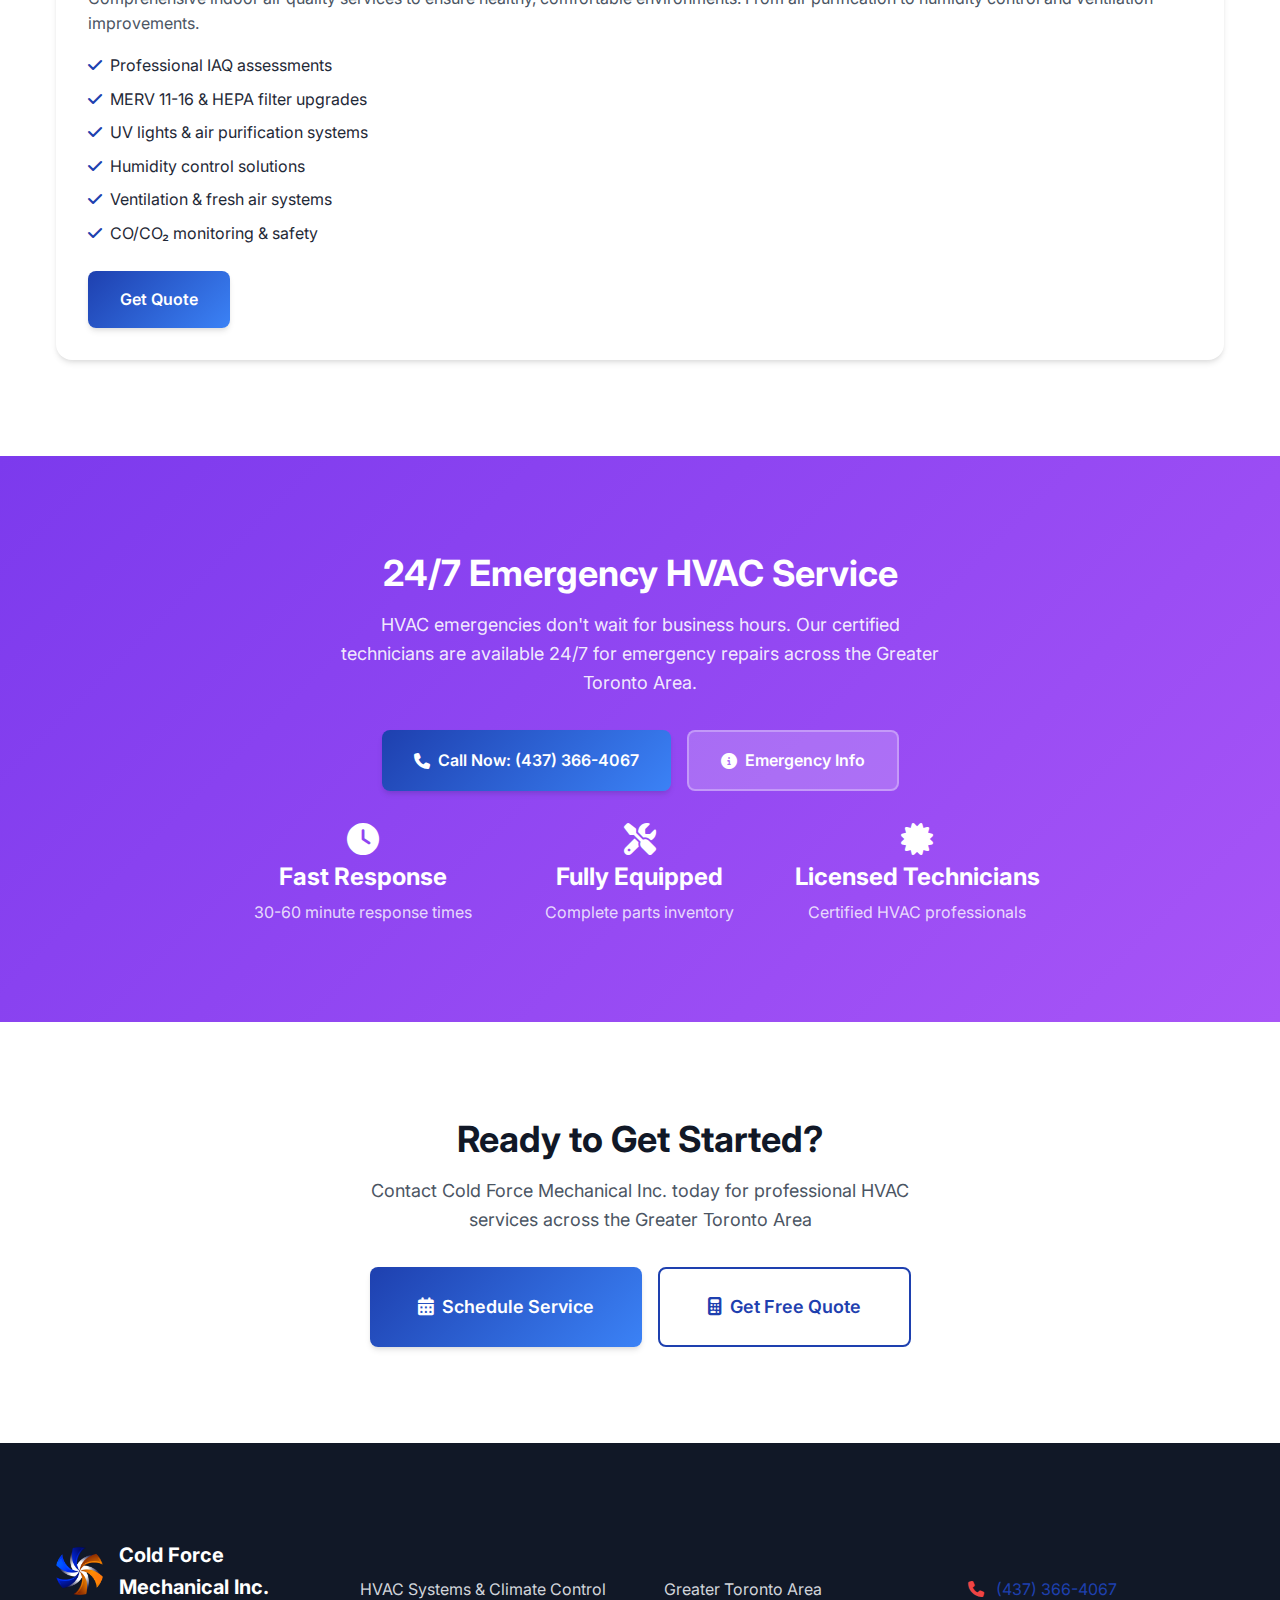
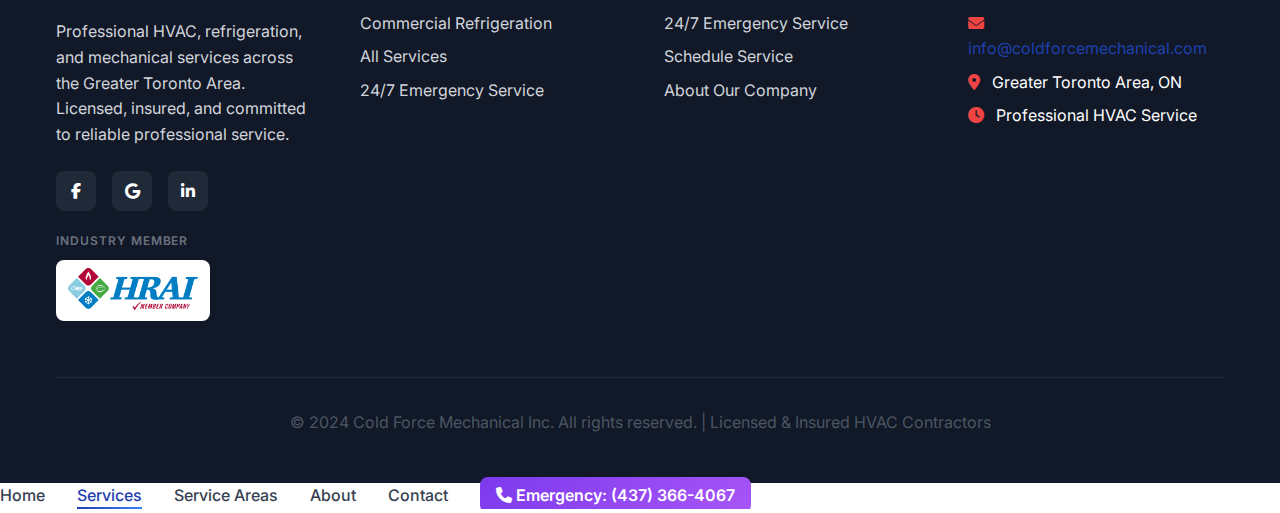
<file: services/index.html>
<!DOCTYPE html>
<html lang="en">
<head>
    <meta charset="UTF-8">
    <meta name="viewport" content="width=device-width, initial-scale=1.0">
    <meta name="description" content="Complete mechanical solutions by Cold Force Mechanical Inc. - HVAC systems, commercial refrigeration, building automation, indoor air quality, hot water systems, and specialized controls across Greater Toronto Area.">
    <meta name="keywords" content="HVAC systems GTA, commercial refrigeration Toronto, building automation, indoor air quality, controls programming, hot water systems, mechanical services, Emerson Danfoss Daikin controls, refrigerant retrofits, BMS integration">
    <meta name="author" content="Cold Force Mechanical Inc.">
    <meta name="robots" content="index, follow">
    
    <!-- Open Graph Meta Tags -->
    <meta property="og:title" content="Complete Mechanical Solutions - Cold Force Mechanical Inc.">
    <meta property="og:description" content="Specialized mechanical services including HVAC systems, commercial refrigeration, building automation, controls programming, and indoor air quality solutions across the GTA.">
    <meta property="og:type" content="website">
    <meta property="og:url" content="https://coldforcemechanical.com/services/">
    
    <!-- Service Schema Markup -->
    <script type="application/ld+json">
    {
        "@context": "https://schema.org",
        "@type": "Service",
        "serviceType": "HVAC and Mechanical Services",
        "provider": {
            "@type": "LocalBusiness",
            "name": "Cold Force Mechanical Inc.",
            "telephone": "+1-437-366-4067",
            "address": {
                "@type": "PostalAddress",
                "addressLocality": "Toronto",
                "addressRegion": "ON",
                "addressCountry": "CA"
            }
        },
        "areaServed": "Greater Toronto Area",
        "hasOfferCatalog": {
            "@type": "OfferCatalog",
            "name": "Complete Mechanical Services",
            "itemListElement": [
                {
                    "@type": "Offer",
                    "itemOffered": {
                        "@type": "Service",
                        "name": "HVAC Systems & Climate Control",
                        "description": "Rooftop units, furnaces, heat pumps, ductless splits, custom ductwork, chillers, hydronic systems, VFDs, smart thermostats"
                    }
                },
                {
                    "@type": "Offer",
                    "itemOffered": {
                        "@type": "Service",
                        "name": "Commercial Refrigeration Systems",
                        "description": "Walk-in coolers, freezers, reach-in units, compressor replacements, refrigerant retrofits, leak detection"
                    }
                },
                {
                    "@type": "Offer",
                    "itemOffered": {
                        "@type": "Service",
                        "name": "Controls & Building Automation",
                        "description": "Emerson, Danfoss, Daikin, MicroTech II, Micro Therm, BMS integration, custom control solutions"
                    }
                },
                {
                    "@type": "Offer",
                    "itemOffered": {
                        "@type": "Service",
                        "name": "Hot Water & Mechanical Systems",
                        "description": "Boilers, hot water systems, combustion analysis, CO testing, pump repair, mechanical room service"
                    }
                },
                {
                    "@type": "Offer",
                    "itemOffered": {
                        "@type": "Service",
                        "name": "Indoor Air Quality Solutions",
                        "description": "IAQ assessments, MERV 11-16 filters, HEPA systems, UV lights, air purifiers, humidity control, CO/CO2 monitoring"
                    }
                }
            ]
        }
    }
    </script>
    
    <title>Complete Mechanical Solutions - HVAC, Refrigeration, Controls | Cold Force Mechanical Inc.</title>
    <link rel="stylesheet" href="../assets/css/main.css">
    <link rel="preconnect" href="https://fonts.googleapis.com">
    <link rel="preconnect" href="https://fonts.gstatic.com" crossorigin>
    <link href="https://fonts.googleapis.com/css2?family=Inter:wght@300;400;500;600;700;800&display=swap" rel="stylesheet">
    <link rel="stylesheet" href="https://cdnjs.cloudflare.com/ajax/libs/font-awesome/6.4.0/css/all.min.css">
</head>
<body>
    <!-- Top Phone Bar -->
    <div class="top-phone-bar">
        <div class="container">
            <div class="phone-bar-content">
                <i class="fas fa-phone-alt phone-icon"></i>
                <span class="phone-text">24/7 Emergency Service:</span>
                <a href="tel:+14373664067" class="phone-number">(437) 366-4067</a>
                <span class="phone-cta">Call Now!</span>
            </div>
        </div>
    </div>

    <!-- Header -->
    <header class="header" id="header">
        <nav class="nav container">
            <div class="nav__logo">
                <img src="../Logos/IconOnly_Transparent_NoBuffer.png" alt="Cold Force Mechanical Inc. Logo" class="logo-icon">
                <a href="../index.html" style="color: inherit; text-decoration: none;">
                    <span>Cold Force Mechanical<span class="mobile-hide"> Inc.</span></span>
                </a>
            </div>
            
            <div class="nav__menu" id="nav-menu">
                <ul class="nav__list">
                    <li class="nav__item">
                        <a href="../index.html" class="nav__link">Home</a>
                    </li>
                    <li class="nav__item">
                        <a href="index.html" class="nav__link active-link">Services</a>
                    </li>
                    <li class="nav__item">
                        <a href="../areas/index.html" class="nav__link">Service Areas</a>
                    </li>
                    <li class="nav__item">
                        <a href="../about.html" class="nav__link">About</a>
                    </li>
                    <li class="nav__item">
                        <a href="../contact.html" class="nav__link">Contact</a>
                    </li>
                    <li class="nav__item">
                        <a href="tel:+14373664067" class="nav__link emergency-btn">
                            <i class="fas fa-phone"></i> Emergency: (437) 366-4067
                        </a>
                    </li>
                </ul>
            </div>
            
            <div class="nav__toggle" id="nav-toggle">
                <i class="fas fa-bars"></i>
            </div>
        </nav>
    </header>

    <!-- Main Content -->
    <main class="main">
        <!-- Hero Section -->
        <section class="hero section">
            <div class="hero__container container">
                <div class="hero__data" style="text-align: center; max-width: 800px; margin: 0 auto;">
                    <h1 class="hero__title">
                        Professional <span class="text-gradient">HVAC Services</span><br>
                        Across Greater Toronto Area
                    </h1>
                    <p class="hero__description">
                        Complete mechanical solutions from HVAC systems and commercial refrigeration to building automation and indoor air quality.
                        Cold Force Mechanical Inc. delivers specialized expertise across all mechanical systems with 15+ years of professional service.
                    </p>
                    
                    <div class="hero__buttons" style="display: flex; gap: var(--spacing-md); justify-content: center; align-items: center; flex-wrap: wrap; margin-bottom: var(--spacing-xl);">
                        <a href="../contact.html" class="button button--primary">
                            <i class="fas fa-calendar-alt"></i>
                            Get Free Quote
                        </a>
                        <a href="tel:+14373664067" class="button button--call">
                            <i class="fas fa-phone"></i>
                            Call Us
                        </a>
                    </div>
                </div>
            </div>
        </section>

        <div style="background: var(--gray-50); border-top: 1px solid var(--gray-200); border-bottom: 1px solid var(--gray-200); padding: 1rem 0; text-align: center;">
            <div class="container">
                <img src="../Logos/HRAI.jpg" alt="HRAI Member Company" style="max-width: 200px; height: auto; display: inline-block;" loading="lazy" decoding="async">
            </div>
        </div>

        <!-- HVAC Systems Section -->
        <section class="services section" id="hvac-systems">
            <div class="container">
                <div class="section__header">
                    <h2 class="section__title">HVAC Systems & Climate Control</h2>
                    <p class="section__subtitle">
                        Complete heating, ventilation, and air conditioning solutions for residential homes and commercial buildings
                    </p>
                </div>

                <div class="grid" style="grid-template-columns: repeat(auto-fit, minmax(350px, 1fr)); gap: 2rem;">
                    <div class="card">
                        <div class="card__icon">
                            <i class="fas fa-thermometer-half"></i>
                        </div>
                        <h3 class="card__title">HVAC Systems & Climate Control</h3>
                        <p class="card__description">
                            Complete heating, ventilation, and air conditioning solutions for residential homes and commercial buildings.
                            From high-efficiency furnaces to complex chiller systems.
                        </p>
                        <ul style="list-style: none; padding: 0; margin-bottom: 1.5rem;">
                            <li style="margin-bottom: 0.5rem;"><i class="fas fa-check" style="color: var(--primary-blue); margin-right: 0.5rem;"></i>Rooftop unit installation & service</li>
                            <li style="margin-bottom: 0.5rem;"><i class="fas fa-check" style="color: var(--primary-blue); margin-right: 0.5rem;"></i>Furnaces, heat pumps, ductless splits</li>
                            <li style="margin-bottom: 0.5rem;"><i class="fas fa-check" style="color: var(--primary-blue); margin-right: 0.5rem;"></i>Custom ductwork design & fabrication</li>
                            <li style="margin-bottom: 0.5rem;"><i class="fas fa-check" style="color: var(--primary-blue); margin-right: 0.5rem;"></i>Chillers & hydronic systems</li>
                            <li style="margin-bottom: 0.5rem;"><i class="fas fa-check" style="color: var(--primary-blue); margin-right: 0.5rem;"></i>VFDs, pumps, motor control</li>
                            <li style="margin-bottom: 0.5rem;"><i class="fas fa-check" style="color: var(--primary-blue); margin-right: 0.5rem;"></i>Smart thermostat upgrades</li>
                        </ul>
                        <div style="display: flex; gap: 0.5rem;">
                            <a href="hvac-systems.html" class="button button--primary">Learn More</a>
                            <a href="../contact.html" class="button button--outline">Get Quote</a>
                        </div>
                    </div>
                </div>
            </div>
        </section>

        <!-- Refrigeration Solutions Section -->
        <section class="services section" id="refrigeration" style="background: var(--gray-50);">
            <div class="container">
                <div class="section__header">
                    <h2 class="section__title">Commercial Refrigeration Systems</h2>
                    <p class="section__subtitle">
                        Specialized refrigeration solutions for supermarkets, restaurants, and food service businesses
                    </p>
                </div>

                <div class="grid" style="grid-template-columns: repeat(auto-fit, minmax(350px, 1fr)); gap: 2rem;">
                    <div class="card">
                        <div class="card__icon">
                            <i class="fas fa-snowflake"></i>
                        </div>
                        <h3 class="card__title">Commercial Refrigeration Systems</h3>
                        <p class="card__description">
                            Specialized refrigeration solutions for supermarkets, restaurants, and food service businesses.
                            Expert installation, repair, and maintenance services.
                        </p>
                        <ul style="list-style: none; padding: 0; margin-bottom: 1.5rem;">
                            <li style="margin-bottom: 0.5rem;"><i class="fas fa-check" style="color: var(--primary-blue); margin-right: 0.5rem;"></i>Walk-in coolers & freezers</li>
                            <li style="margin-bottom: 0.5rem;"><i class="fas fa-check" style="color: var(--primary-blue); margin-right: 0.5rem;"></i>Reach-in refrigeration units</li>
                            <li style="margin-bottom: 0.5rem;"><i class="fas fa-check" style="color: var(--primary-blue); margin-right: 0.5rem;"></i>Compressor replacements (all types)</li>
                            <li style="margin-bottom: 0.5rem;"><i class="fas fa-check" style="color: var(--primary-blue); margin-right: 0.5rem;"></i>Refrigerant retrofits & leak detection</li>
                            <li style="margin-bottom: 0.5rem;"><i class="fas fa-check" style="color: var(--primary-blue); margin-right: 0.5rem;"></i>Preventive maintenance packages</li>
                            <li style="margin-bottom: 0.5rem;"><i class="fas fa-check" style="color: var(--primary-blue); margin-right: 0.5rem;"></i>Emergency refrigeration repair</li>
                        </ul>
                        <div style="display: flex; gap: 0.5rem;">
                            <a href="refrigeration.html" class="button button--primary">Learn More</a>
                            <a href="../contact.html" class="button button--outline">Get Quote</a>
                        </div>
                    </div>
                </div>
            </div>
        </section>

        <!-- Controls & Automation Section -->
        <section class="services section" id="controls">
            <div class="container">
                <div class="section__header">
                    <h2 class="section__title">Controls & Building Automation</h2>
                    <p class="section__subtitle">
                        Advanced control systems and building automation solutions for optimal efficiency
                    </p>
                </div>

                <div class="grid" style="grid-template-columns: repeat(auto-fit, minmax(350px, 1fr)); gap: 2rem;">
                    <div class="card">
                        <div class="card__icon">
                            <i class="fas fa-microchip"></i>
                        </div>
                        <h3 class="card__title">Controls & Building Automation</h3>
                        <p class="card__description">
                            Advanced control systems and building automation solutions. Expert programming and integration
                            of HVAC and refrigeration controls for optimal efficiency.
                        </p>
                        <ul style="list-style: none; padding: 0; margin-bottom: 1.5rem;">
                            <li style="margin-bottom: 0.5rem;"><i class="fas fa-check" style="color: var(--primary-blue); margin-right: 0.5rem;"></i>Emerson, Danfoss, Daikin controls</li>
                            <li style="margin-bottom: 0.5rem;"><i class="fas fa-check" style="color: var(--primary-blue); margin-right: 0.5rem;"></i>MicroTech II & Micro Therm systems</li>
                            <li style="margin-bottom: 0.5rem;"><i class="fas fa-check" style="color: var(--primary-blue); margin-right: 0.5rem;"></i>BMS integration & programming</li>
                            <li style="margin-bottom: 0.5rem;"><i class="fas fa-check" style="color: var(--primary-blue); margin-right: 0.5rem;"></i>Custom control solutions</li>
                            <li style="margin-bottom: 0.5rem;"><i class="fas fa-check" style="color: var(--primary-blue); margin-right: 0.5rem;"></i>System troubleshooting & optimization</li>
                            <li style="margin-bottom: 0.5rem;"><i class="fas fa-check" style="color: var(--primary-blue); margin-right: 0.5rem;"></i>Energy management automation</li>
                        </ul>
                        <div style="display: flex; gap: 0.5rem;">
                            <a href="../contact.html" class="button button--primary">Get Quote</a>
                        </div>
                    </div>
                </div>
            </div>
        </section>

        <!-- Hot Water & Mechanical Systems Section -->
        <section class="services section" id="hot-water" style="background: var(--gray-50);">
            <div class="container">
                <div class="section__header">
                    <h2 class="section__title">Hot Water & Mechanical Systems</h2>
                    <p class="section__subtitle">
                        Comprehensive hot water and mechanical system services for homes and businesses
                    </p>
                </div>

                <div class="grid" style="grid-template-columns: repeat(auto-fit, minmax(350px, 1fr)); gap: 2rem;">
                    <div class="card">
                        <div class="card__icon">
                            <i class="fas fa-fire"></i>
                        </div>
                        <h3 class="card__title">Hot Water & Mechanical Systems</h3>
                        <p class="card__description">
                            Comprehensive hot water and mechanical system services including boilers, pumps, and complete
                            mechanical room maintenance for homes and businesses.
                        </p>
                        <ul style="list-style: none; padding: 0; margin-bottom: 1.5rem;">
                            <li style="margin-bottom: 0.5rem;"><i class="fas fa-check" style="color: var(--primary-blue); margin-right: 0.5rem;"></i>Boiler installation & service</li>
                            <li style="margin-bottom: 0.5rem;"><i class="fas fa-check" style="color: var(--primary-blue); margin-right: 0.5rem;"></i>Hot water system maintenance</li>
                            <li style="margin-bottom: 0.5rem;"><i class="fas fa-check" style="color: var(--primary-blue); margin-right: 0.5rem;"></i>Combustion analysis & CO testing</li>
                            <li style="margin-bottom: 0.5rem;"><i class="fas fa-check" style="color: var(--primary-blue); margin-right: 0.5rem;"></i>Pump repair & replacement</li>
                            <li style="margin-bottom: 0.5rem;"><i class="fas fa-check" style="color: var(--primary-blue); margin-right: 0.5rem;"></i>Mechanical room service</li>
                            <li style="margin-bottom: 0.5rem;"><i class="fas fa-check" style="color: var(--primary-blue); margin-right: 0.5rem;"></i>System efficiency optimization</li>
                        </ul>
                        <div style="display: flex; gap: 0.5rem;">
                            <a href="../contact.html" class="button button--primary">Get Quote</a>
                        </div>
                    </div>
                </div>
            </div>
        </section>

        <!-- Indoor Air Quality Section -->
        <section class="services section" id="air-quality">
            <div class="container">
                <div class="section__header">
                    <h2 class="section__title">Indoor Air Quality Solutions</h2>
                    <p class="section__subtitle">
                        Comprehensive indoor air quality services to ensure healthy, comfortable environments
                    </p>
                </div>

                <div class="grid" style="grid-template-columns: repeat(auto-fit, minmax(350px, 1fr)); gap: 2rem;">
                    <div class="card">
                        <div class="card__icon">
                            <i class="fas fa-leaf"></i>
                        </div>
                        <h3 class="card__title">Indoor Air Quality Solutions</h3>
                        <p class="card__description">
                            Comprehensive indoor air quality services to ensure healthy, comfortable environments.
                            From air purification to humidity control and ventilation improvements.
                        </p>
                        <ul style="list-style: none; padding: 0; margin-bottom: 1.5rem;">
                            <li style="margin-bottom: 0.5rem;"><i class="fas fa-check" style="color: var(--primary-blue); margin-right: 0.5rem;"></i>Professional IAQ assessments</li>
                            <li style="margin-bottom: 0.5rem;"><i class="fas fa-check" style="color: var(--primary-blue); margin-right: 0.5rem;"></i>MERV 11-16 & HEPA filter upgrades</li>
                            <li style="margin-bottom: 0.5rem;"><i class="fas fa-check" style="color: var(--primary-blue); margin-right: 0.5rem;"></i>UV lights & air purification systems</li>
                            <li style="margin-bottom: 0.5rem;"><i class="fas fa-check" style="color: var(--primary-blue); margin-right: 0.5rem;"></i>Humidity control solutions</li>
                            <li style="margin-bottom: 0.5rem;"><i class="fas fa-check" style="color: var(--primary-blue); margin-right: 0.5rem;"></i>Ventilation & fresh air systems</li>
                            <li style="margin-bottom: 0.5rem;"><i class="fas fa-check" style="color: var(--primary-blue); margin-right: 0.5rem;"></i>CO/CO₂ monitoring & safety</li>
                        </ul>
                        <div style="display: flex; gap: 0.5rem;">
                            <a href="../contact.html" class="button button--primary">Get Quote</a>
                        </div>
                    </div>
                </div>
            </div>
        </section>

        <!-- Emergency Services Section -->
        <section class="section" style="background: var(--gradient-accent); color: var(--white);">
            <div class="container">
                <div class="text-center">
                    <h2 style="color: var(--white); margin-bottom: 1rem;">24/7 Emergency HVAC Service</h2>
                    <p style="font-size: var(--font-size-lg); margin-bottom: 2rem; color: rgba(255,255,255,0.9); max-width: 600px; margin-left: auto; margin-right: auto;">
                        HVAC emergencies don't wait for business hours. Our certified technicians are available
                        24/7 for emergency repairs across the Greater Toronto Area.
                    </p>
                    <div style="display: flex; gap: 1rem; justify-content: center; flex-wrap: wrap; margin-bottom: 2rem;">
                        <a href="tel:+14373664067" class="button button--primary">
                            <i class="fas fa-phone"></i>
                            Call Now: (437) 366-4067
                        </a>
                        <a href="../emergency.html" class="button" style="background: rgba(255,255,255,0.2); color: var(--white); border: 2px solid rgba(255,255,255,0.3);">
                            <i class="fas fa-info-circle"></i>
                            Emergency Info
                        </a>
                    </div>
                    <div class="grid" style="grid-template-columns: repeat(auto-fit, minmax(200px, 1fr)); gap: 2rem; max-width: 800px; margin: 0 auto;">
                        <div style="text-align: center;">
                            <i class="fas fa-clock" style="font-size: 2rem; margin-bottom: 0.5rem;"></i>
                            <h4 style="color: var(--white); margin-bottom: 0.5rem;">Fast Response</h4>
                            <p style="color: rgba(255,255,255,0.8); margin: 0;">30-60 minute response times</p>
                        </div>
                        <div style="text-align: center;">
                            <i class="fas fa-tools" style="font-size: 2rem; margin-bottom: 0.5rem;"></i>
                            <h4 style="color: var(--white); margin-bottom: 0.5rem;">Fully Equipped</h4>
                            <p style="color: rgba(255,255,255,0.8); margin: 0;">Complete parts inventory</p>
                        </div>
                        <div style="text-align: center;">
                            <i class="fas fa-certificate" style="font-size: 2rem; margin-bottom: 0.5rem;"></i>
                            <h4 style="color: var(--white); margin-bottom: 0.5rem;">Licensed Technicians</h4>
                            <p style="color: rgba(255,255,255,0.8); margin: 0;">Certified HVAC professionals</p>
                        </div>
                    </div>
                </div>
            </div>
        </section>

        <!-- CTA Section -->
        <section class="section">
            <div class="container">
                <div class="text-center">
                    <h2 class="section__title">Ready to Get Started?</h2>
                    <p class="section__subtitle" style="margin-bottom: 2rem;">
                        Contact Cold Force Mechanical Inc. today for professional HVAC services across the Greater Toronto Area
                    </p>
                    <div style="display: flex; gap: 1rem; justify-content: center; flex-wrap: wrap;">
                        <a href="../contact.html" class="button button--primary button--large">
                            <i class="fas fa-calendar-alt"></i>
                            Schedule Service
                        </a>
                        <a href="../quote/index.html" class="button button--outline button--large">
                            <i class="fas fa-calculator"></i>
                            Get Free Quote
                        </a>
                    </div>
                </div>
            </div>
        </section>
    </main>

    <!-- Footer -->
    <footer class="footer">
        <div class="container">
            <div class="footer__container grid">
                <div class="footer__content">
                    <div class="footer__logo">
                        <img src="../Logos/IconOnly_Transparent_NoBuffer.png" alt="Cold Force Mechanical Inc. Logo" class="logo-icon">
                        <span>Cold Force Mechanical<span class="mobile-hide"> Inc.</span></span>
                    </div>
                    <p class="footer__description">
                        Professional HVAC, refrigeration, and mechanical services across the Greater Toronto Area. 
                        Licensed, insured, and committed to reliable professional service.
                    </p>
                    <div class="footer__social">
                        <a href="#" class="footer__social-link">
                            <i class="fab fa-facebook-f"></i>
                        </a>
                                                <a href="https://maps.app.goo.gl/KR61AQK6b1XwL6QG8" class="footer__social-link" title="Find us on Google Maps" target="_blank">
                            <i class="fab fa-google"></i>
                        </a>
                        <a href="#" class="footer__social-link">
                            <i class="fab fa-linkedin-in"></i>
                        </a>
                    </div>
                    <div style="margin-top: 1.25rem;">
                        <p style="font-size: var(--font-size-xs); color: var(--gray-500); text-transform: uppercase; letter-spacing: 0.08em; font-weight: 600; margin-bottom: 0.6rem;">Industry Member</p>
                        <div style="background: #ffffff; border-radius: var(--border-radius); padding: 0.5rem 0.75rem; display: inline-block;">
                            <img src="../Logos/HRAI.jpg" alt="HRAI Member Company" style="max-width: 130px; height: auto; display: block;" loading="lazy" decoding="async">
                        </div>
                    </div>
                </div>

                <div class="footer__content">
                    <h3 class="footer__title">Our Services</h3>
                    <ul class="footer__links">
                        <li><a href="hvac-systems.html">HVAC Systems & Climate Control</a></li>
                        <li><a href="refrigeration.html">Commercial Refrigeration</a></li>
                        <li><a href="index.html">All Services</a></li>
                        <li><a href="../emergency.html">24/7 Emergency Service</a></li>
                    </ul>
                </div>

                <div class="footer__content">
                    <h3 class="footer__title">Service Areas</h3>
                    <ul class="footer__links">
                        <li><a href="../areas/index.html">Greater Toronto Area</a></li>
                        <li><a href="../emergency.html">24/7 Emergency Service</a></li>
                        <li><a href="../contact.html">Schedule Service</a></li>
                        <li><a href="../about.html">About Our Company</a></li>
                    </ul>
                </div>

                <div class="footer__content">
                    <h3 class="footer__title">Contact Info</h3>
                    <ul class="footer__info" style="list-style: none; padding: 0;">
                        <li style="margin-bottom: 0.5rem;">
                            <i class="fas fa-phone" style="margin-right: 0.5rem; color: var(--accent-red);"></i>
                            <a href="tel:+14373664067">(437) 366-4067</a>
                        </li>
                        <li style="margin-bottom: 0.5rem;">
                            <i class="fas fa-envelope" style="margin-right: 0.5rem; color: var(--accent-red);"></i>
                            <a href="mailto:info@coldforcemechanical.com">info@coldforcemechanical.com</a>
                        </li>
                        <li style="margin-bottom: 0.5rem;">
                            <i class="fas fa-map-marker-alt" style="margin-right: 0.5rem; color: var(--accent-red);"></i>
                            <span>Greater Toronto Area, ON</span>
                        </li>
                        <li style="margin-bottom: 0.5rem;">
                            <i class="fas fa-clock" style="margin-right: 0.5rem; color: var(--accent-red);"></i>
                            <span>Professional HVAC Service</span>
                        </li>
                    </ul>
                </div>
            </div>

            <div class="footer__bottom">
                <p>&copy; 2024 Cold Force Mechanical Inc. All rights reserved. | Licensed & Insured HVAC Contractors</p>
            </div>
        </div>
    </footer>

    <!-- Scroll Up Button -->
    <a href="#" class="scrollup" id="scroll-up">
        <i class="fas fa-angle-up"></i>
    </a>

    <!-- JavaScript -->
    <script src="../assets/js/main.js"></script>
    
    <!-- Google Analytics -->
    <script async src="https://www.googletagmanager.com/gtag/js?id=GA_TRACKING_ID"></script>
    <script>
        window.dataLayer = window.dataLayer || [];
        function gtag(){dataLayer.push(arguments);}
        gtag('js', new Date());
        gtag('config', 'GA_TRACKING_ID');
    </script>
</body>
</html>
</file>
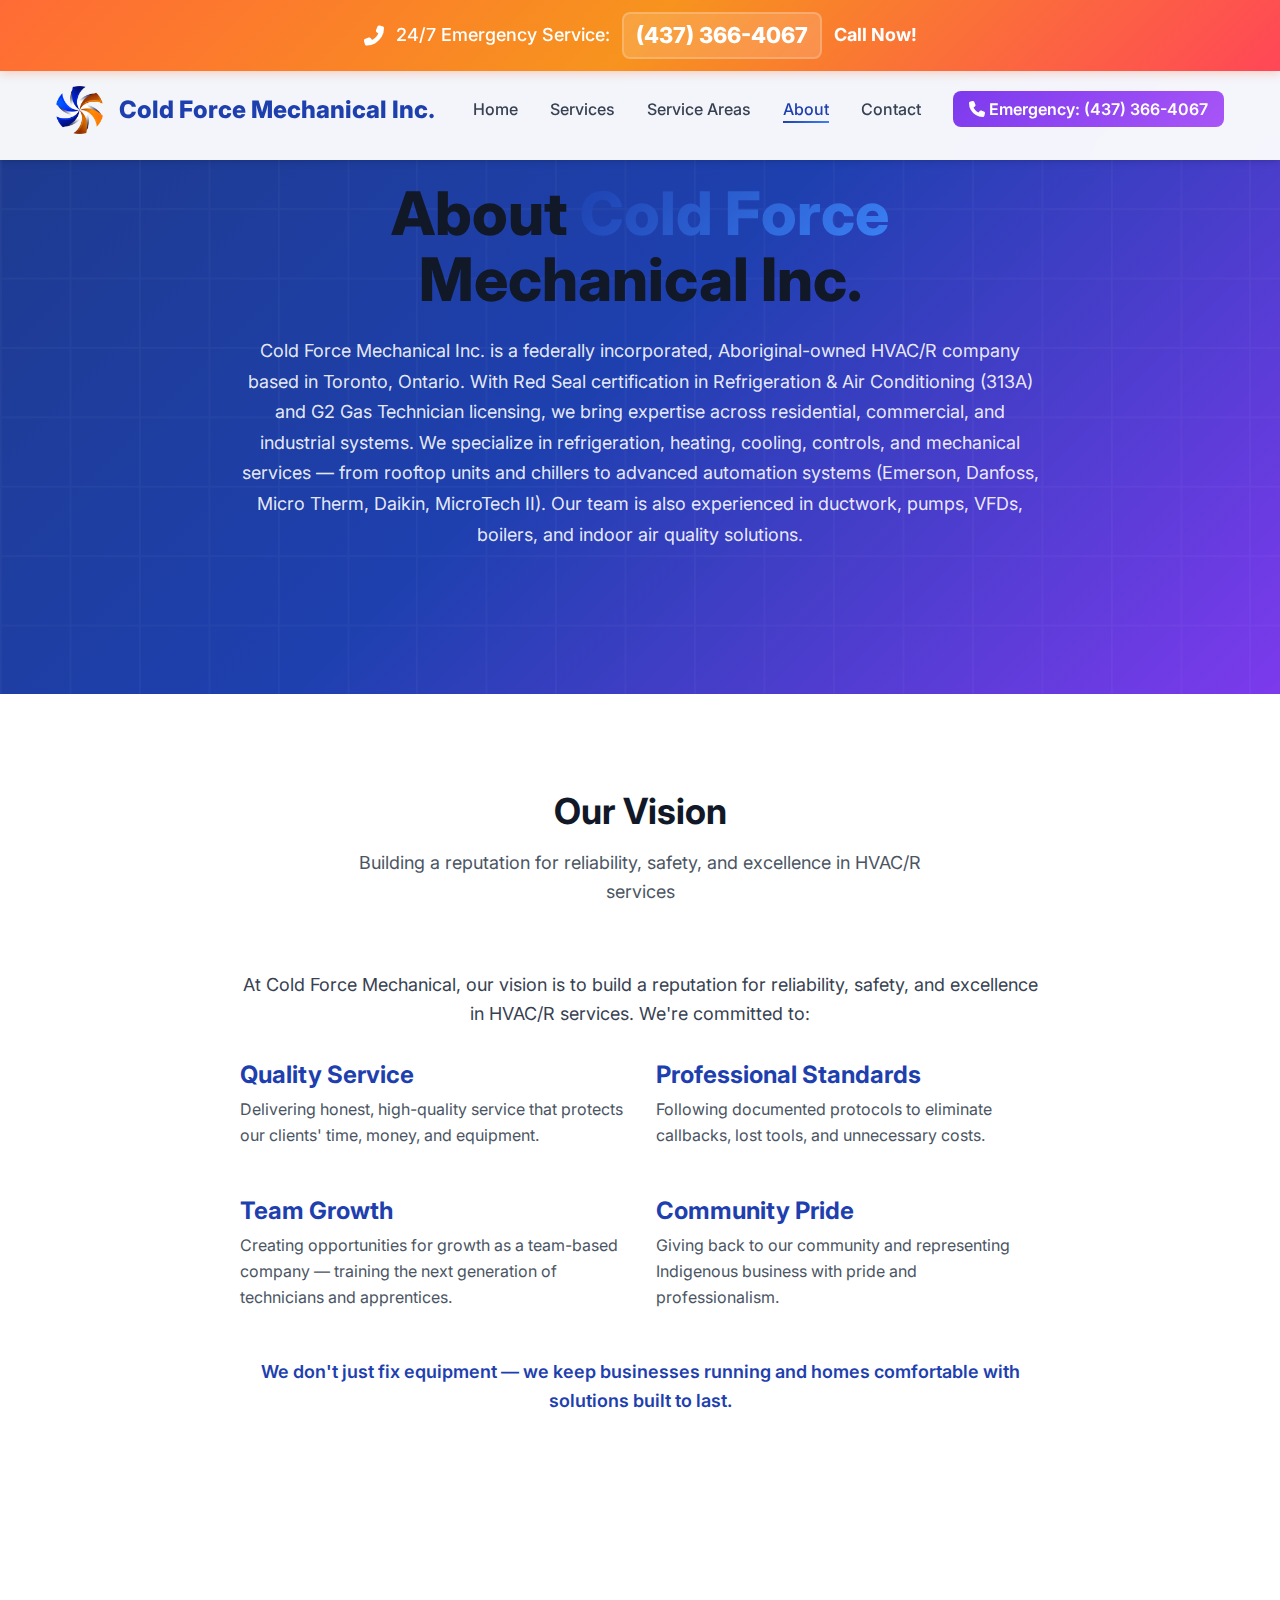
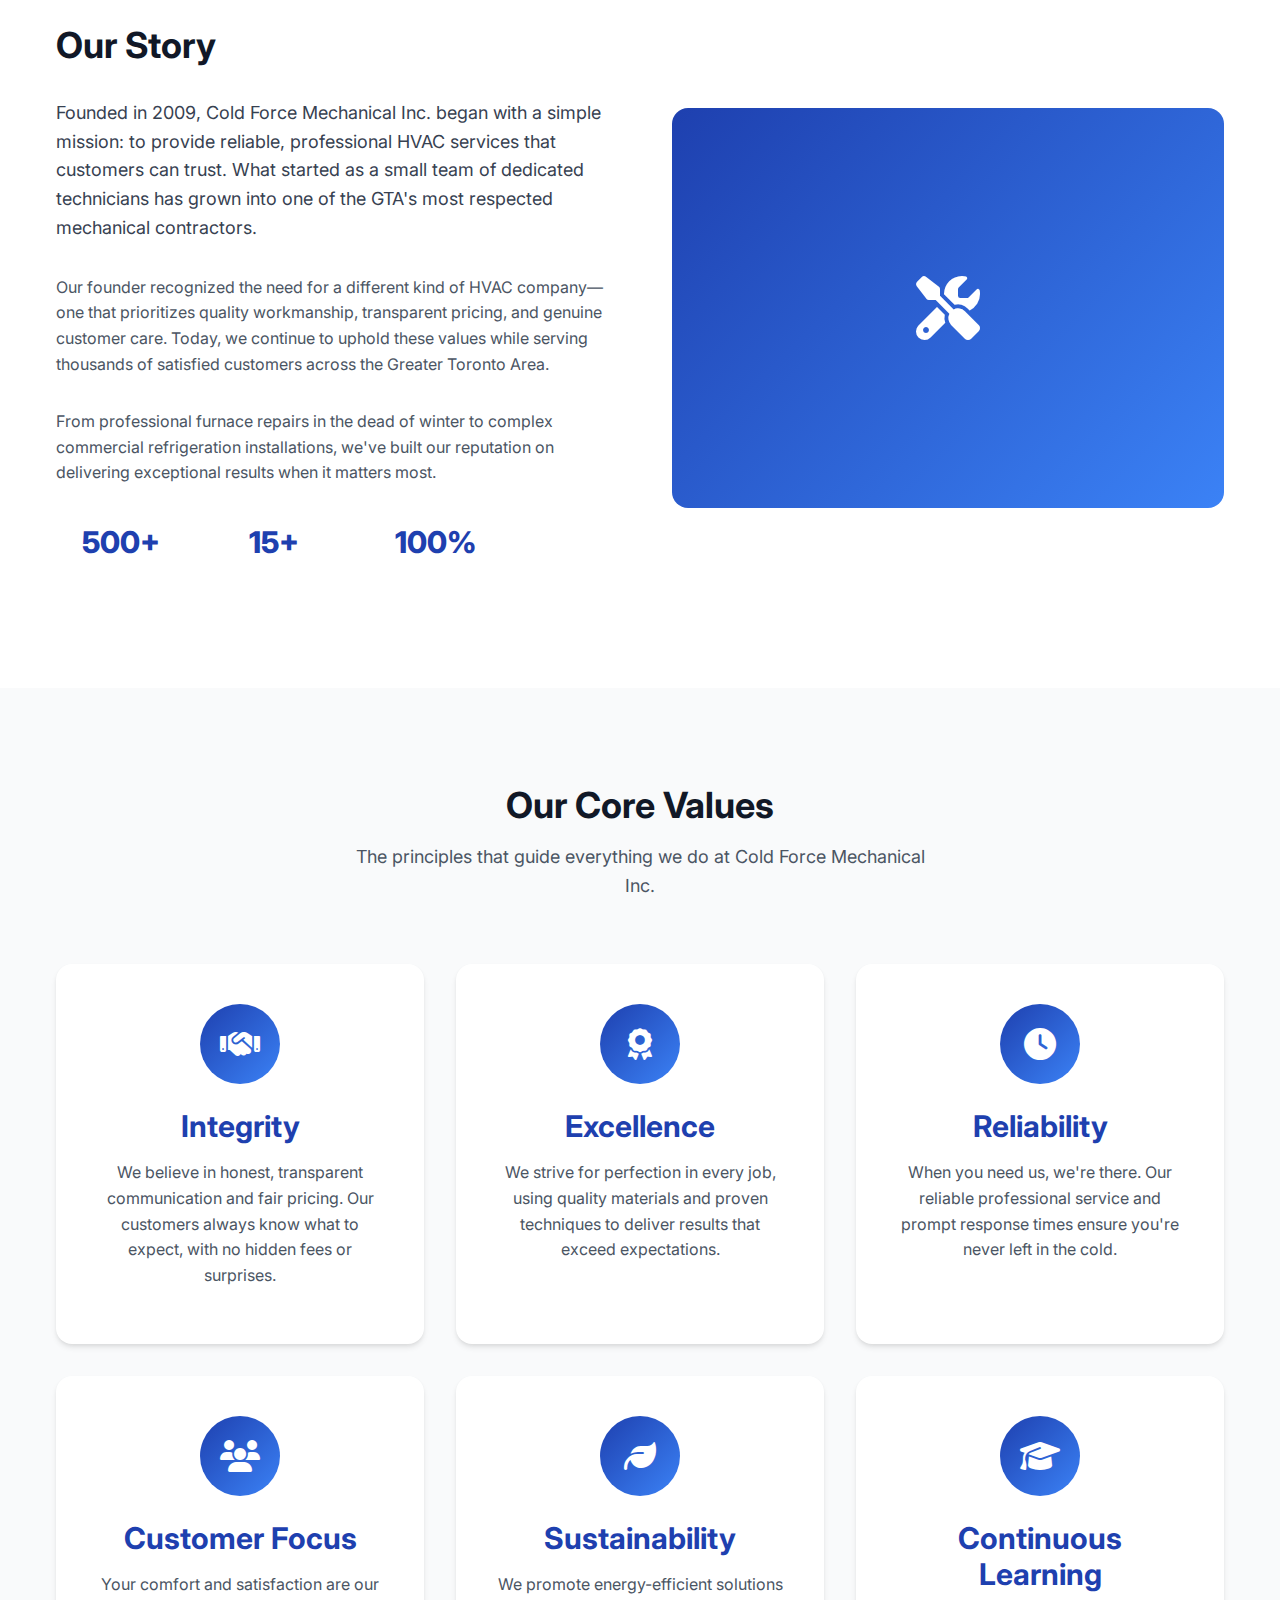
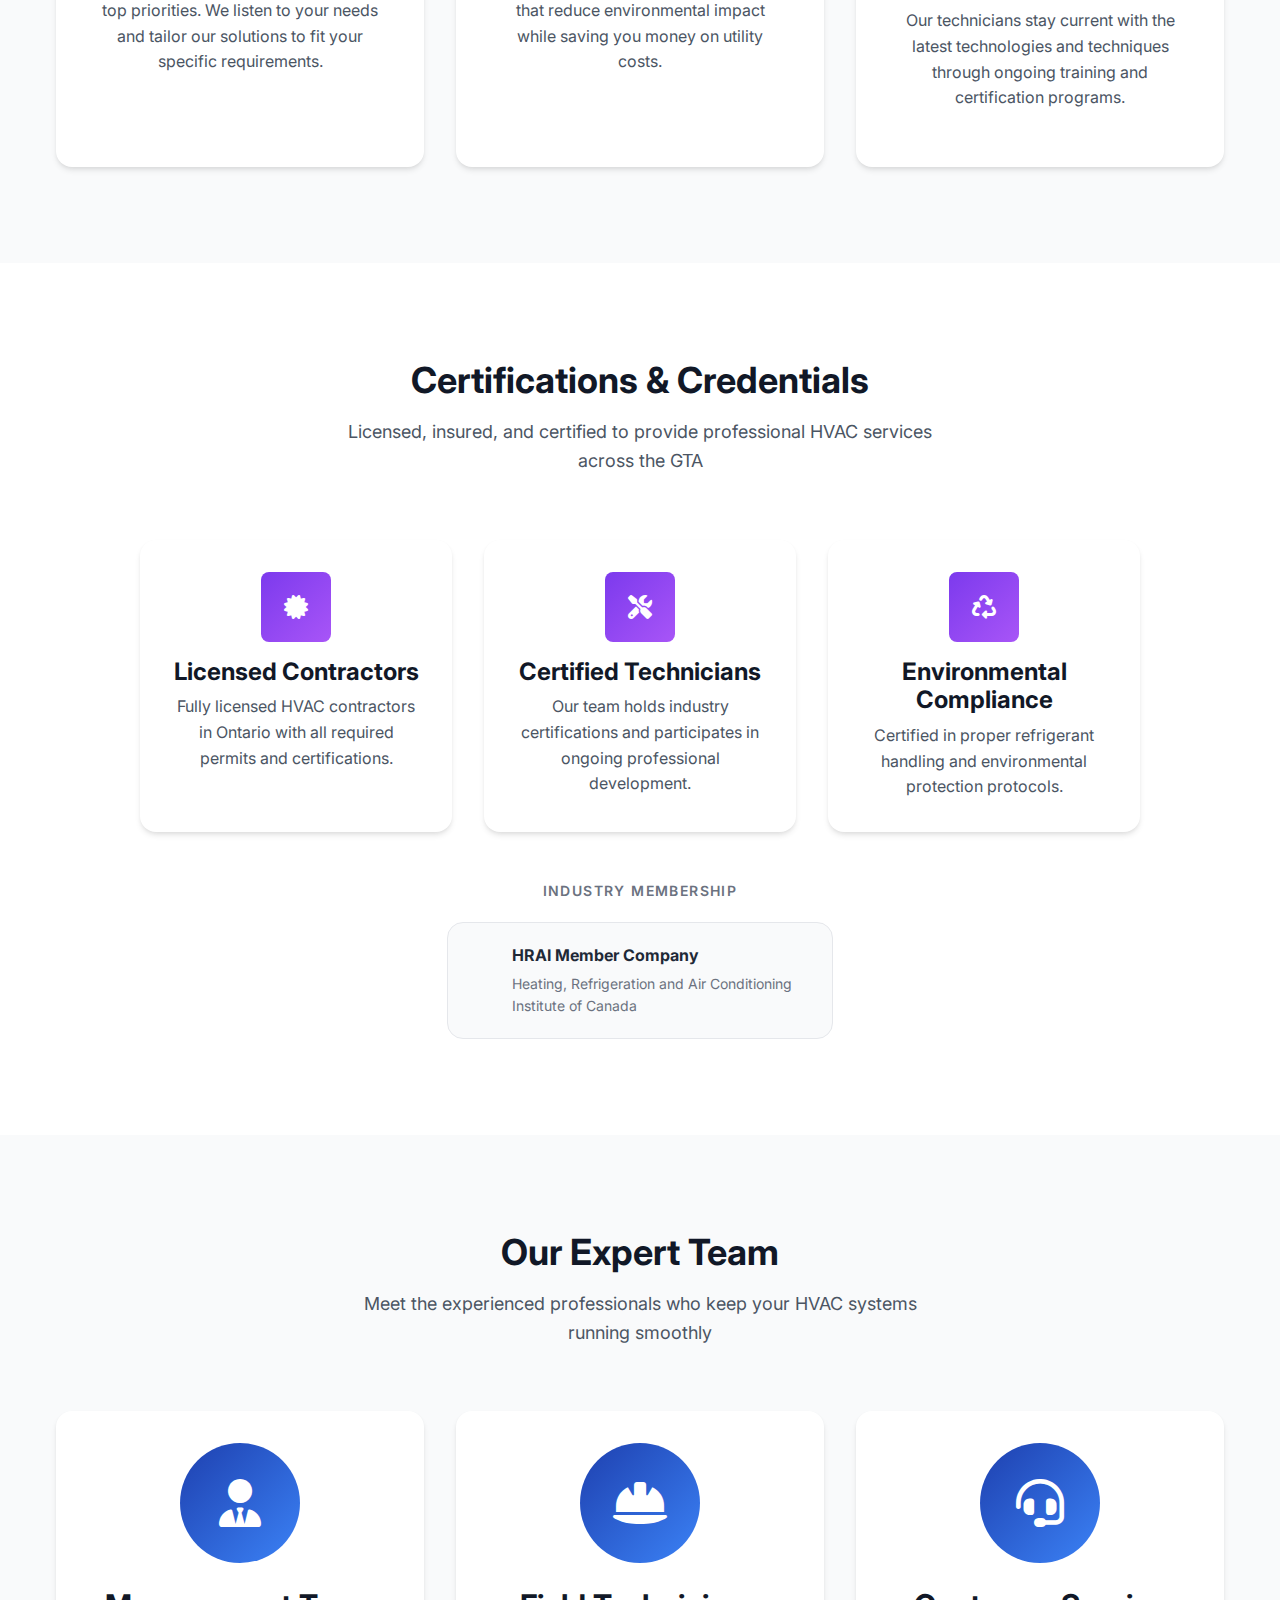
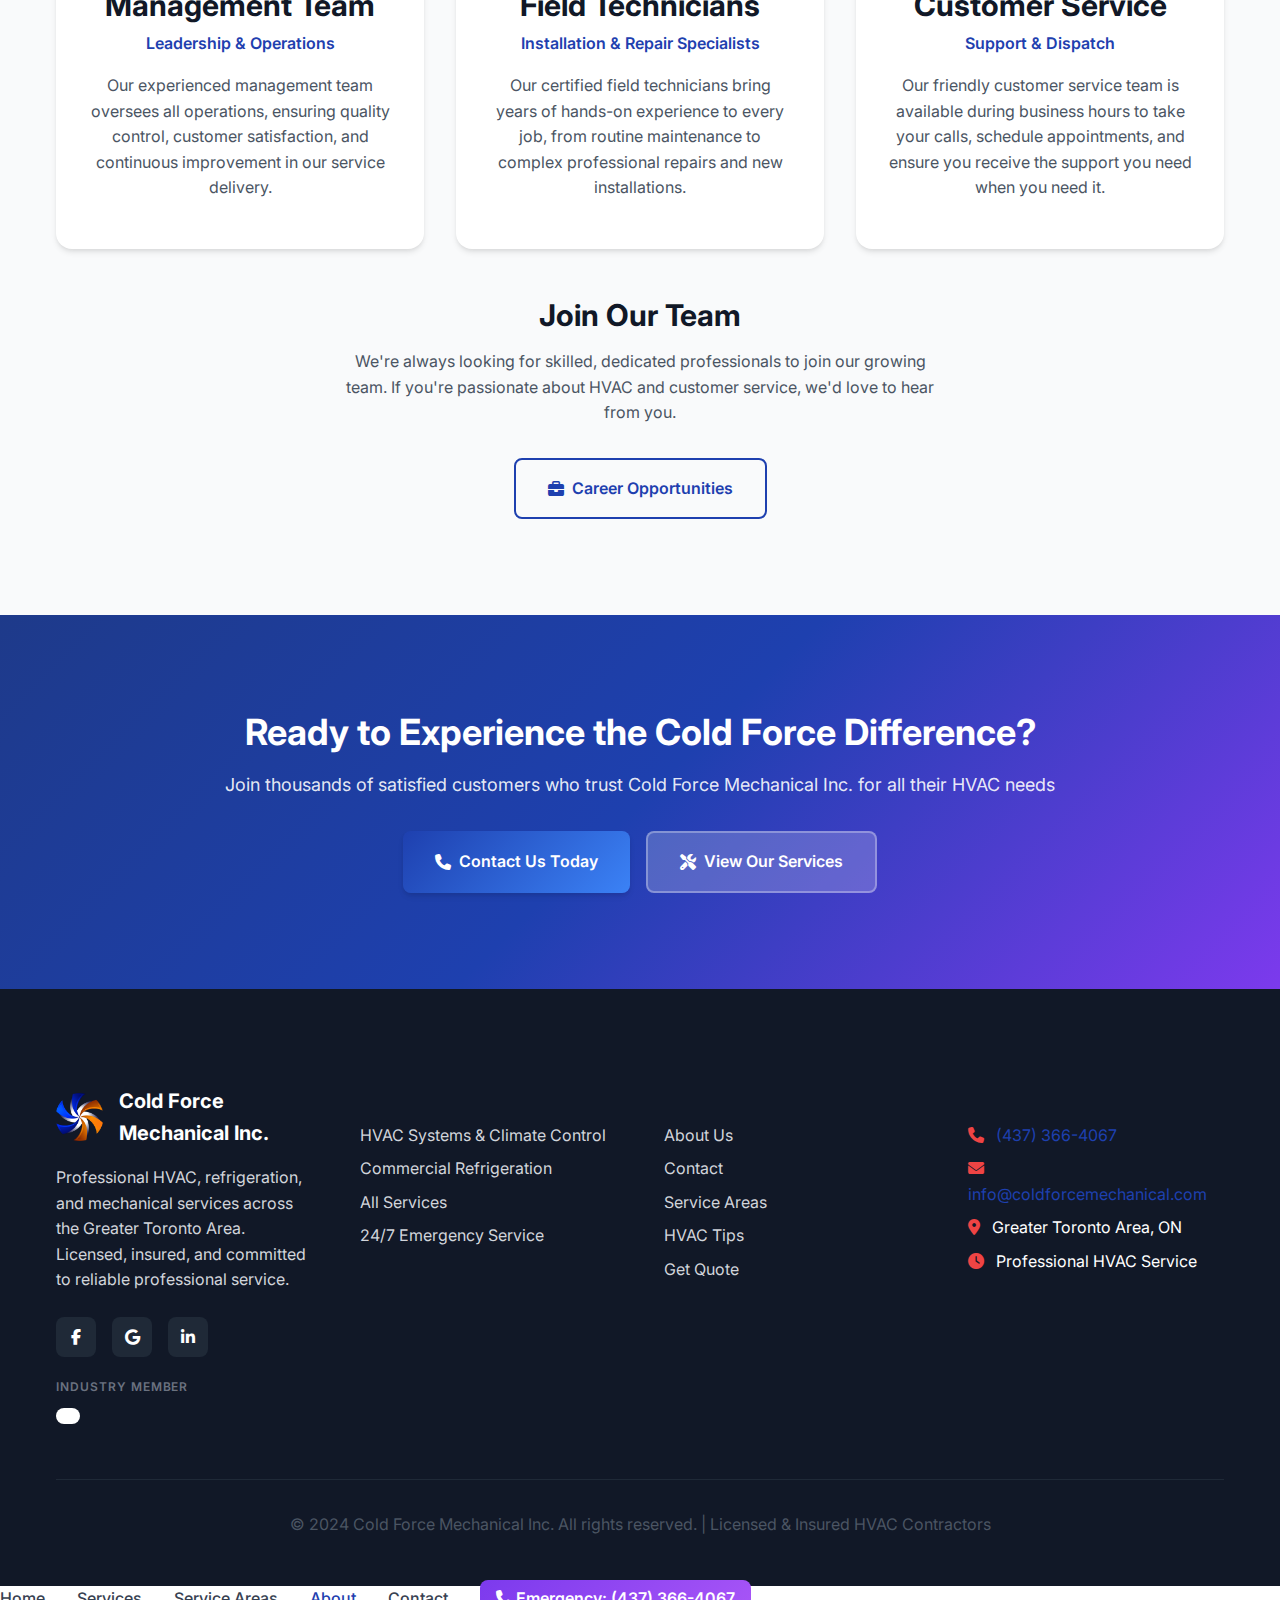
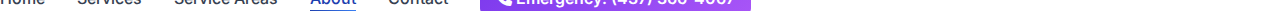
<file: about.html>
<!DOCTYPE html>
<html lang="en">
<head>
    <meta charset="UTF-8">
    <meta name="viewport" content="width=device-width, initial-scale=1.0">
    <meta name="description" content="About Cold Force Mechanical Inc. - Aboriginal-owned, federally incorporated HVAC/R company with Red Seal certification (313A) and G2 Gas Technician licensing serving Greater Toronto Area. Licensed, insured, and trusted professional mechanical services.">
    <meta name="keywords" content="Aboriginal-owned HVAC company Toronto, Indigenous business HVAC, Red Seal certified 313A, G2 Gas Technician, federally incorporated HVAC, licensed HVAC company, professional mechanical services, GTA HVAC experts, certified technicians">
    <meta name="author" content="Cold Force Mechanical Inc.">
    <meta name="robots" content="index, follow">
    
    <!-- Open Graph Meta Tags -->
    <meta property="og:title" content="About Cold Force Mechanical Inc. - Aboriginal-owned HVAC Contractors GTA">
    <meta property="og:description" content="Learn about Cold Force Mechanical Inc., Aboriginal-owned HVAC/R company with Red Seal certification (313A) and G2 Gas Technician licensing serving the Greater Toronto Area.">
    <meta property="og:type" content="website">
    <meta property="og:url" content="https://coldforcemechanical.com/about.html">
    
    <!-- Organization Schema -->
    <script type="application/ld+json">
    {
        "@context": "https://schema.org",
        "@type": "Organization",
        "name": "Cold Force Mechanical Inc.",
        "description": "Aboriginal-owned, federally incorporated HVAC/R company with Red Seal certification and professional mechanical services in Greater Toronto Area",
        "url": "https://coldforcemechanical.com",
        "telephone": "+1-437-366-4067",
        "email": "info@coldforcemechanical.com",
        "address": {
            "@type": "PostalAddress",
            "addressLocality": "Toronto",
            "addressRegion": "ON",
            "addressCountry": "CA"
        },
        "foundingDate": "2009",
        "numberOfEmployees": "10-50",
        "serviceArea": "Greater Toronto Area",
        "additionalType": "Indigenous Business",
        "hasCredential": [
            {
                "@type": "EducationalOccupationalCredential",
                "credentialCategory": "Red Seal Certification",
                "name": "Refrigeration & Air Conditioning (313A)"
            },
            {
                "@type": "EducationalOccupationalCredential",
                "credentialCategory": "Professional License",
                "name": "G2 Gas Technician License"
            },
            {
                "@type": "EducationalOccupationalCredential",
                "credentialCategory": "Business Registration",
                "name": "Federal Incorporation"
            }
        ],
        "knowsAbout": [
            "HVAC Systems",
            "Commercial Refrigeration",
            "Building Automation",
            "Emerson Controls",
            "Danfoss Systems",
            "Daikin Equipment",
            "MicroTech II",
            "Rooftop Units",
            "Chillers",
            "VFDs",
            "Boilers",
            "Indoor Air Quality"
        ]
    }
    </script>
    
    <title>About Cold Force Mechanical Inc. - Aboriginal-owned HVAC Contractors | Red Seal Certified | GTA</title>
    <link rel="stylesheet" href="assets/css/main.css">
    <link rel="preconnect" href="https://fonts.googleapis.com">
    <link rel="preconnect" href="https://fonts.gstatic.com" crossorigin>
    <link href="https://fonts.googleapis.com/css2?family=Inter:wght@300;400;500;600;700;800&display=swap" rel="stylesheet">
    <link rel="stylesheet" href="https://cdnjs.cloudflare.com/ajax/libs/font-awesome/6.4.0/css/all.min.css">
</head>
<body>
    <!-- Top Phone Bar -->
    <div class="top-phone-bar">
        <div class="container">
            <div class="phone-bar-content">
                <i class="fas fa-phone-alt phone-icon"></i>
                <span class="phone-text">24/7 Emergency Service:</span>
                <a href="tel:+14373664067" class="phone-number">(437) 366-4067</a>
                <span class="phone-cta">Call Now!</span>
            </div>
        </div>
    </div>

    <!-- Header -->
    <header class="header" id="header">
        <nav class="nav container">
            <div class="nav__logo">
                <img src="Logos/IconOnly_Transparent_NoBuffer.png" alt="Cold Force Mechanical Inc. Logo" class="logo-icon">
                <a href="index.html" style="color: inherit; text-decoration: none;">
                    <span>Cold Force Mechanical<span class="mobile-hide"> Inc.</span></span>
                </a>
            </div>
            
            <div class="nav__menu" id="nav-menu">
                <ul class="nav__list">
                    <li class="nav__item">
                        <a href="index.html" class="nav__link">Home</a>
                    </li>
                    <li class="nav__item">
                        <a href="services/index.html" class="nav__link">Services</a>
                    </li>
                    <li class="nav__item">
                        <a href="areas/index.html" class="nav__link">Service Areas</a>
                    </li>
                    <li class="nav__item">
                        <a href="about.html" class="nav__link active-link">About</a>
                    </li>
                    <li class="nav__item">
                        <a href="contact.html" class="nav__link">Contact</a>
                    </li>
                    <li class="nav__item">
                        <a href="tel:+14373664067" class="nav__link emergency-btn">
                            <i class="fas fa-phone"></i> Emergency: (437) 366-4067
                        </a>
                    </li>
                </ul>
            </div>
            
            <div class="nav__toggle" id="nav-toggle">
                <i class="fas fa-bars"></i>
            </div>
        </nav>
    </header>

    <!-- Main Content -->
    <main class="main">
        <!-- Hero Section -->
        <section class="hero section">
            <div class="hero__container container">
                <div class="hero__data" style="text-align: center; max-width: 800px; margin: 0 auto;">
                    <h1 class="hero__title">
                        About <span class="text-gradient">Cold Force</span><br>
                        Mechanical Inc.
                    </h1>
                    <p class="hero__description">
                        Cold Force Mechanical Inc. is a federally incorporated, Aboriginal-owned HVAC/R company based in
                        Toronto, Ontario. With Red Seal certification in Refrigeration & Air Conditioning (313A) and G2 Gas
                        Technician licensing, we bring expertise across residential, commercial, and industrial systems.
                        We specialize in refrigeration, heating, cooling, controls, and mechanical services — from rooftop units
                        and chillers to advanced automation systems (Emerson, Danfoss, Micro Therm, Daikin, MicroTech II).
                        Our team is also experienced in ductwork, pumps, VFDs, boilers, and indoor air quality solutions.
                    </p>
                    
                </div>
            </div>
        </section>

        <!-- Vision Section -->
        <section class="section">
            <div class="container">
                <div class="section__header">
                    <h2 class="section__title">Our Vision</h2>
                    <p class="section__subtitle">
                        Building a reputation for reliability, safety, and excellence in HVAC/R services
                    </p>
                </div>

                <div style="max-width: 800px; margin: 0 auto; text-align: center;">
                    <p style="font-size: var(--font-size-lg); margin-bottom: var(--spacing-xl); color: var(--gray-700);">
                        At Cold Force Mechanical, our vision is to build a reputation for reliability, safety, and excellence in
                        HVAC/R services. We're committed to:
                    </p>
                    
                    <div class="grid" style="grid-template-columns: repeat(auto-fit, minmax(300px, 1fr)); gap: var(--spacing-xl); margin-bottom: var(--spacing-xl);">
                        <div style="text-align: left;">
                            <h4 style="color: var(--primary-blue); margin-bottom: var(--spacing-sm);">Quality Service</h4>
                            <p>Delivering honest, high-quality service that protects our clients' time, money, and equipment.</p>
                        </div>
                        
                        <div style="text-align: left;">
                            <h4 style="color: var(--primary-blue); margin-bottom: var(--spacing-sm);">Professional Standards</h4>
                            <p>Following documented protocols to eliminate callbacks, lost tools, and unnecessary costs.</p>
                        </div>
                        
                        <div style="text-align: left;">
                            <h4 style="color: var(--primary-blue); margin-bottom: var(--spacing-sm);">Team Growth</h4>
                            <p>Creating opportunities for growth as a team-based company — training the next generation of technicians and apprentices.</p>
                        </div>
                        
                        <div style="text-align: left;">
                            <h4 style="color: var(--primary-blue); margin-bottom: var(--spacing-sm);">Community Pride</h4>
                            <p>Giving back to our community and representing Indigenous business with pride and professionalism.</p>
                        </div>
                    </div>
                    
                    <p style="font-size: var(--font-size-lg); font-weight: 600; color: var(--primary-blue);">
                        We don't just fix equipment — we keep businesses running and homes comfortable with solutions built to last.
                    </p>
                </div>
            </div>
        </section>

        <!-- Company Story Section -->
        <section class="section">
            <div class="container">
                <div class="grid" style="grid-template-columns: 1fr 1fr; gap: 4rem; align-items: center;">
                    <div class="about__content">
                        <h2 class="section__title" style="text-align: left; margin-bottom: 2rem;">Our Story</h2>
                        <p style="font-size: var(--font-size-lg); margin-bottom: 2rem; color: var(--gray-700);">
                            Founded in 2009, Cold Force Mechanical Inc. began with a simple mission: to provide
                            reliable, professional HVAC services that customers can trust. What started as a small
                            team of dedicated technicians has grown into one of the GTA's most respected mechanical contractors.
                        </p>
                        <p style="margin-bottom: 2rem;">
                            Our founder recognized the need for a different kind of HVAC company—one that prioritizes
                            quality workmanship, transparent pricing, and genuine customer care. Today, we continue
                            to uphold these values while serving thousands of satisfied customers across the Greater Toronto Area.
                        </p>
                        <p style="margin-bottom: 2rem;">
                            From professional furnace repairs in the dead of winter to complex commercial refrigeration
                            installations, we've built our reputation on delivering exceptional results when it matters most.
                        </p>
                        <div class="about__stats" style="display: flex; gap: 2rem; margin-top: 2rem;">
                            <div class="stat" style="text-align: center;">
                                <span class="stat__number" style="color: var(--primary-blue);">500+</span>
                                <span class="stat__text">Projects Completed</span>
                            </div>
                            <div class="stat" style="text-align: center;">
                                <span class="stat__number" style="color: var(--primary-blue);">15+</span>
                                <span class="stat__text">Years Experience</span>
                            </div>
                            <div class="stat" style="text-align: center;">
                                <span class="stat__number" style="color: var(--primary-blue);">100%</span>
                                <span class="stat__text">Customer Satisfaction</span>
                            </div>
                        </div>
                    </div>
                    <div class="about__image">
                        <div style="background: var(--gradient-primary); height: 400px; border-radius: var(--border-radius-lg); display: flex; align-items: center; justify-content: center; color: var(--white); font-size: 4rem;">
                            <i class="fas fa-tools"></i>
                        </div>
                    </div>
                </div>
            </div>
        </section>

        <!-- Values Section -->
        <section class="section" style="background: var(--gray-50);">
            <div class="container">
                <div class="section__header">
                    <h2 class="section__title">Our Core Values</h2>
                    <p class="section__subtitle">
                        The principles that guide everything we do at Cold Force Mechanical Inc.
                    </p>
                </div>

                <div class="grid" style="grid-template-columns: repeat(auto-fit, minmax(300px, 1fr)); gap: 2rem;">
                    <div class="card" style="text-align: center; padding: 2.5rem;">
                        <div style="background: var(--gradient-primary); width: 80px; height: 80px; border-radius: 50%; display: flex; align-items: center; justify-content: center; margin: 0 auto 1.5rem;">
                            <i class="fas fa-handshake" style="color: var(--white); font-size: 2rem;"></i>
                        </div>
                        <h3 style="color: var(--primary-blue); margin-bottom: 1rem;">Integrity</h3>
                        <p>We believe in honest, transparent communication and fair pricing. Our customers always know what to expect, with no hidden fees or surprises.</p>
                    </div>

                    <div class="card" style="text-align: center; padding: 2.5rem;">
                        <div style="background: var(--gradient-primary); width: 80px; height: 80px; border-radius: 50%; display: flex; align-items: center; justify-content: center; margin: 0 auto 1.5rem;">
                            <i class="fas fa-award" style="color: var(--white); font-size: 2rem;"></i>
                        </div>
                        <h3 style="color: var(--primary-blue); margin-bottom: 1rem;">Excellence</h3>
                        <p>We strive for perfection in every job, using quality materials and proven techniques to deliver results that exceed expectations.</p>
                    </div>

                    <div class="card" style="text-align: center; padding: 2.5rem;">
                        <div style="background: var(--gradient-primary); width: 80px; height: 80px; border-radius: 50%; display: flex; align-items: center; justify-content: center; margin: 0 auto 1.5rem;">
                            <i class="fas fa-clock" style="color: var(--white); font-size: 2rem;"></i>
                        </div>
                        <h3 style="color: var(--primary-blue); margin-bottom: 1rem;">Reliability</h3>
                        <p>When you need us, we're there. Our reliable professional service and prompt response times ensure you're never left in the cold.</p>
                    </div>

                    <div class="card" style="text-align: center; padding: 2.5rem;">
                        <div style="background: var(--gradient-primary); width: 80px; height: 80px; border-radius: 50%; display: flex; align-items: center; justify-content: center; margin: 0 auto 1.5rem;">
                            <i class="fas fa-users" style="color: var(--white); font-size: 2rem;"></i>
                        </div>
                        <h3 style="color: var(--primary-blue); margin-bottom: 1rem;">Customer Focus</h3>
                        <p>Your comfort and satisfaction are our top priorities. We listen to your needs and tailor our solutions to fit your specific requirements.</p>
                    </div>

                    <div class="card" style="text-align: center; padding: 2.5rem;">
                        <div style="background: var(--gradient-primary); width: 80px; height: 80px; border-radius: 50%; display: flex; align-items: center; justify-content: center; margin: 0 auto 1.5rem;">
                            <i class="fas fa-leaf" style="color: var(--white); font-size: 2rem;"></i>
                        </div>
                        <h3 style="color: var(--primary-blue); margin-bottom: 1rem;">Sustainability</h3>
                        <p>We promote energy-efficient solutions that reduce environmental impact while saving you money on utility costs.</p>
                    </div>

                    <div class="card" style="text-align: center; padding: 2.5rem;">
                        <div style="background: var(--gradient-primary); width: 80px; height: 80px; border-radius: 50%; display: flex; align-items: center; justify-content: center; margin: 0 auto 1.5rem;">
                            <i class="fas fa-graduation-cap" style="color: var(--white); font-size: 2rem;"></i>
                        </div>
                        <h3 style="color: var(--primary-blue); margin-bottom: 1rem;">Continuous Learning</h3>
                        <p>Our technicians stay current with the latest technologies and techniques through ongoing training and certification programs.</p>
                    </div>
                </div>
            </div>
        </section>

        <!-- Certifications & Credentials Section -->
        <section class="section">
            <div class="container">
                <div class="section__header">
                    <h2 class="section__title">Certifications & Credentials</h2>
                    <p class="section__subtitle">
                        Licensed, insured, and certified to provide professional HVAC services across the GTA
                    </p>
                </div>

                                <div class="grid" style="grid-template-columns: repeat(3, 1fr); gap: 2rem; max-width: 1000px; margin: 0 auto;">
                    <div class="card" style="text-align: center; padding: 2rem;">
                        <div style="background: var(--gradient-accent); width: 70px; height: 70px; border-radius: var(--border-radius); display: flex; align-items: center; justify-content: center; margin: 0 auto 1rem;">
                            <i class="fas fa-certificate" style="color: var(--white); font-size: 1.5rem;"></i>
                        </div>
                        <h4 style="margin-bottom: 0.5rem;">Licensed Contractors</h4>
                        <p style="color: var(--gray-600); margin: 0;">Fully licensed HVAC contractors in Ontario with all required permits and certifications.</p>
                    </div>

                    <div class="card" style="text-align: center; padding: 2rem;">
                        <div style="background: var(--gradient-accent); width: 70px; height: 70px; border-radius: var(--border-radius); display: flex; align-items: center; justify-content: center; margin: 0 auto 1rem;">
                            <i class="fas fa-tools" style="color: var(--white); font-size: 1.5rem;"></i>
                        </div>
                        <h4 style="margin-bottom: 0.5rem;">Certified Technicians</h4>
                        <p style="color: var(--gray-600); margin: 0;">Our team holds industry certifications and participates in ongoing professional development.</p>
                    </div>

                    <div class="card" style="text-align: center; padding: 2rem;">
                        <div style="background: var(--gradient-accent); width: 70px; height: 70px; border-radius: var(--border-radius); display: flex; align-items: center; justify-content: center; margin: 0 auto 1rem;">
                            <i class="fas fa-recycle" style="color: var(--white); font-size: 1.5rem;"></i>
                        </div>
                        <h4 style="margin-bottom: 0.5rem;">Environmental Compliance</h4>
                        <p style="color: var(--gray-600); margin: 0;">Certified in proper refrigerant handling and environmental protection protocols.</p>
                    </div>
                </div>

                <div style="margin-top: 3rem; text-align: center;">
                    <p style="font-size: var(--font-size-sm); color: var(--gray-500); text-transform: uppercase; letter-spacing: 0.1em; font-weight: 600; margin-bottom: 1.25rem;">Industry Membership</p>
                    <div style="display: inline-flex; align-items: center; gap: 1.5rem; background: var(--gray-50); border: 1px solid var(--gray-200); border-radius: var(--border-radius-lg); padding: 1.25rem 2.5rem; flex-wrap: wrap; justify-content: center;">
                        <img src="Logos/HRAI.jpg" alt="HRAI Member Company - Heating Refrigeration and Air Conditioning Institute of Canada" style="max-width: 200px; height: auto; display: block;" loading="lazy" decoding="async">
                        <div style="text-align: left;">
                            <p style="font-weight: 700; color: var(--gray-800); margin: 0 0 0.25rem; font-size: var(--font-size-base);">HRAI Member Company</p>
                            <p style="color: var(--gray-500); margin: 0; font-size: var(--font-size-sm);">Heating, Refrigeration and Air Conditioning<br>Institute of Canada</p>
                        </div>
                    </div>
                </div>
            </div>
        </section>

        <!-- Team Section -->
        <section class="section" style="background: var(--gray-50);">
            <div class="container">
                <div class="section__header">
                    <h2 class="section__title">Our Expert Team</h2>
                    <p class="section__subtitle">
                        Meet the experienced professionals who keep your HVAC systems running smoothly
                    </p>
                </div>

                <div class="grid" style="grid-template-columns: repeat(auto-fit, minmax(300px, 1fr)); gap: 2rem;">
                    <div class="card" style="text-align: center; padding: 2rem;">
                        <div style="background: var(--gradient-primary); width: 120px; height: 120px; border-radius: 50%; display: flex; align-items: center; justify-content: center; margin: 0 auto 1.5rem; color: var(--white); font-size: 3rem;">
                            <i class="fas fa-user-tie"></i>
                        </div>
                        <h3 style="margin-bottom: 0.5rem;">Management Team</h3>
                        <p style="color: var(--primary-blue); font-weight: 600; margin-bottom: 1rem;">Leadership & Operations</p>
                        <p style="color: var(--gray-600);">
                            Our experienced management team oversees all operations, ensuring quality control,
                            customer satisfaction, and continuous improvement in our service delivery.
                        </p>
                    </div>

                    <div class="card" style="text-align: center; padding: 2rem;">
                        <div style="background: var(--gradient-primary); width: 120px; height: 120px; border-radius: 50%; display: flex; align-items: center; justify-content: center; margin: 0 auto 1.5rem; color: var(--white); font-size: 3rem;">
                            <i class="fas fa-hard-hat"></i>
                        </div>
                        <h3 style="margin-bottom: 0.5rem;">Field Technicians</h3>
                        <p style="color: var(--primary-blue); font-weight: 600; margin-bottom: 1rem;">Installation & Repair Specialists</p>
                        <p style="color: var(--gray-600);">
                            Our certified field technicians bring years of hands-on experience to every job,
                            from routine maintenance to complex professional repairs and new installations.
                        </p>
                    </div>

                    <div class="card" style="text-align: center; padding: 2rem;">
                        <div style="background: var(--gradient-primary); width: 120px; height: 120px; border-radius: 50%; display: flex; align-items: center; justify-content: center; margin: 0 auto 1.5rem; color: var(--white); font-size: 3rem;">
                            <i class="fas fa-headset"></i>
                        </div>
                        <h3 style="margin-bottom: 0.5rem;">Customer Service</h3>
                        <p style="color: var(--primary-blue); font-weight: 600; margin-bottom: 1rem;">Support & Dispatch</p>
                        <p style="color: var(--gray-600);">
                            Our friendly customer service team is available during business hours to take your calls,
                            schedule appointments, and ensure you receive the support you need when you need it.
                        </p>
                    </div>
                </div>

                <div style="text-align: center; margin-top: 3rem;">
                    <h3 style="margin-bottom: 1rem;">Join Our Team</h3>
                    <p style="margin-bottom: 2rem; max-width: 600px; margin-left: auto; margin-right: auto;">
                        We're always looking for skilled, dedicated professionals to join our growing team.
                        If you're passionate about HVAC and customer service, we'd love to hear from you.
                    </p>
                    <a href="contact.html" class="button button--outline">
                        <i class="fas fa-briefcase"></i>
                        Career Opportunities
                    </a>
                </div>
            </div>
        </section>

        <!-- CTA Section -->
        <section class="section" style="background: var(--gradient-hero); color: var(--white); text-align: center;">
            <div class="container">
                <h2 style="color: var(--white); margin-bottom: 1rem;">Ready to Experience the Cold Force Difference?</h2>
                <p style="font-size: var(--font-size-lg); margin-bottom: 2rem; color: rgba(255,255,255,0.9);">
                    Join thousands of satisfied customers who trust Cold Force Mechanical Inc. for all their HVAC needs
                </p>
                <div style="display: flex; gap: 1rem; justify-content: center; flex-wrap: wrap;">
                    <a href="contact.html" class="button button--primary">
                        <i class="fas fa-phone"></i>
                        Contact Us Today
                    </a>
                    <a href="services/index.html" class="button" style="background: rgba(255,255,255,0.2); color: var(--white); border: 2px solid rgba(255,255,255,0.3);">
                        <i class="fas fa-tools"></i>
                        View Our Services
                        </a>
                    </div>
                </div>
            </div>
        </section>

    </main>

    <!-- Footer -->
    <footer class="footer">
        <div class="container">
            <div class="footer__container grid">
                <div class="footer__content">
                    <div class="footer__logo">
                        <img src="Logos/IconOnly_Transparent_NoBuffer.png" alt="Cold Force Mechanical Inc. Logo" class="logo-icon">
                        <span>Cold Force Mechanical<span class="mobile-hide"> Inc.</span></span>
                    </div>
                    <p class="footer__description">
                        Professional HVAC, refrigeration, and mechanical services across the Greater Toronto Area. 
                        Licensed, insured, and committed to reliable professional service.
                    </p>
                    <div class="footer__social">
                        <a href="#" class="footer__social-link">
                            <i class="fab fa-facebook-f"></i>
                        </a>
                                                <a href="https://maps.app.goo.gl/KR61AQK6b1XwL6QG8" class="footer__social-link" title="Find us on Google Maps" target="_blank">
                            <i class="fab fa-google"></i>
                        </a>
                        <a href="#" class="footer__social-link">
                            <i class="fab fa-linkedin-in"></i>
                        </a>
                    </div>
                    <div style="margin-top: 1.25rem;">
                        <p style="font-size: var(--font-size-xs); color: var(--gray-500); text-transform: uppercase; letter-spacing: 0.08em; font-weight: 600; margin-bottom: 0.6rem;">Industry Member</p>
                        <div style="background: #ffffff; border-radius: var(--border-radius); padding: 0.5rem 0.75rem; display: inline-block;">
                            <img src="Logos/HRAI.jpg" alt="HRAI Member Company" style="max-width: 130px; height: auto; display: block;" loading="lazy" decoding="async">
                        </div>
                    </div>
                </div>

                <div class="footer__content">
                    <h3 class="footer__title">Services</h3>
                    <ul class="footer__links">
                        <li><a href="services/hvac-systems.html">HVAC Systems & Climate Control</a></li>
                        <li><a href="services/refrigeration.html">Commercial Refrigeration</a></li>
                        <li><a href="services/index.html">All Services</a></li>
                        <li><a href="emergency.html">24/7 Emergency Service</a></li>
                    </ul>
                </div>

                <div class="footer__content">
                    <h3 class="footer__title">Company</h3>
                    <ul class="footer__links">
                        <li><a href="about.html">About Us</a></li>
                        <li><a href="contact.html">Contact</a></li>
                        <li><a href="areas/index.html">Service Areas</a></li>
                        <li><a href="blog/index.html">HVAC Tips</a></li>
                        <li><a href="quote/index.html">Get Quote</a></li>
                    </ul>
                </div>

                <div class="footer__content">
                    <h3 class="footer__title">Contact Info</h3>
                    <ul class="footer__info" style="list-style: none; padding: 0;">
                        <li style="margin-bottom: 0.5rem;">
                            <i class="fas fa-phone" style="margin-right: 0.5rem; color: var(--accent-red);"></i>
                            <a href="tel:+14373664067">(437) 366-4067</a>
                        </li>
                        <li style="margin-bottom: 0.5rem;">
                            <i class="fas fa-envelope" style="margin-right: 0.5rem; color: var(--accent-red);"></i>
                            <a href="mailto:info@coldforcemechanical.com">info@coldforcemechanical.com</a>
                        </li>
                        <li style="margin-bottom: 0.5rem;">
                            <i class="fas fa-map-marker-alt" style="margin-right: 0.5rem; color: var(--accent-red);"></i>
                            <span>Greater Toronto Area, ON</span>
                        </li>
                        <li style="margin-bottom: 0.5rem;">
                            <i class="fas fa-clock" style="margin-right: 0.5rem; color: var(--accent-red);"></i>
                            <span>Professional HVAC Service</span>
                        </li>
                    </ul>
                </div>
            </div>

            <div class="footer__bottom">
                <p>&copy; 2024 Cold Force Mechanical Inc. All rights reserved. | Licensed & Insured HVAC Contractors</p>
            </div>
        </div>
    </footer>

    <!-- Scroll Up Button -->
    <a href="#" class="scrollup" id="scroll-up">
        <i class="fas fa-angle-up"></i>
    </a>

    <!-- JavaScript -->
    <script src="assets/js/main.js"></script>
    
    <!-- Google Analytics -->
    <script async src="https://www.googletagmanager.com/gtag/js?id=GA_TRACKING_ID"></script>
    <script>
        window.dataLayer = window.dataLayer || [];
        function gtag(){dataLayer.push(arguments);}
        gtag('js', new Date());
        gtag('config', 'GA_TRACKING_ID');
    </script>
</body>
</html>
</file>
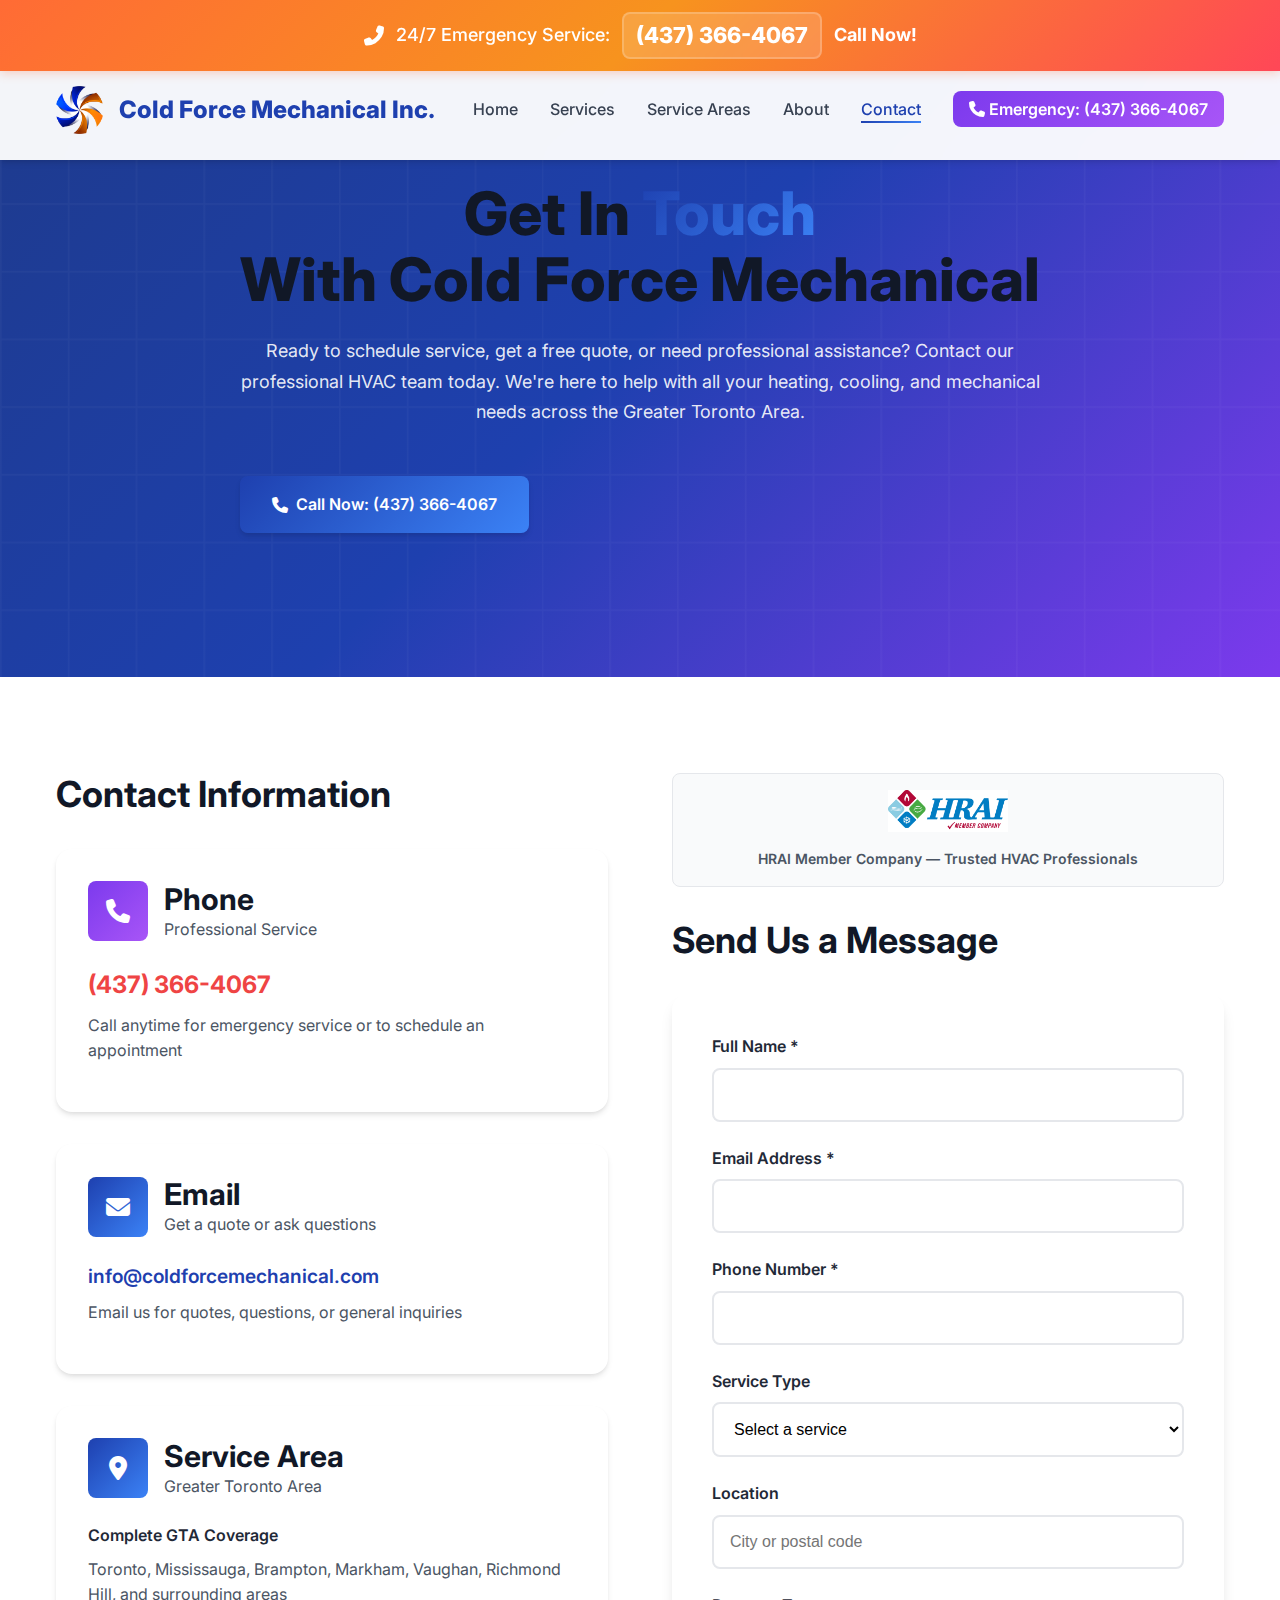
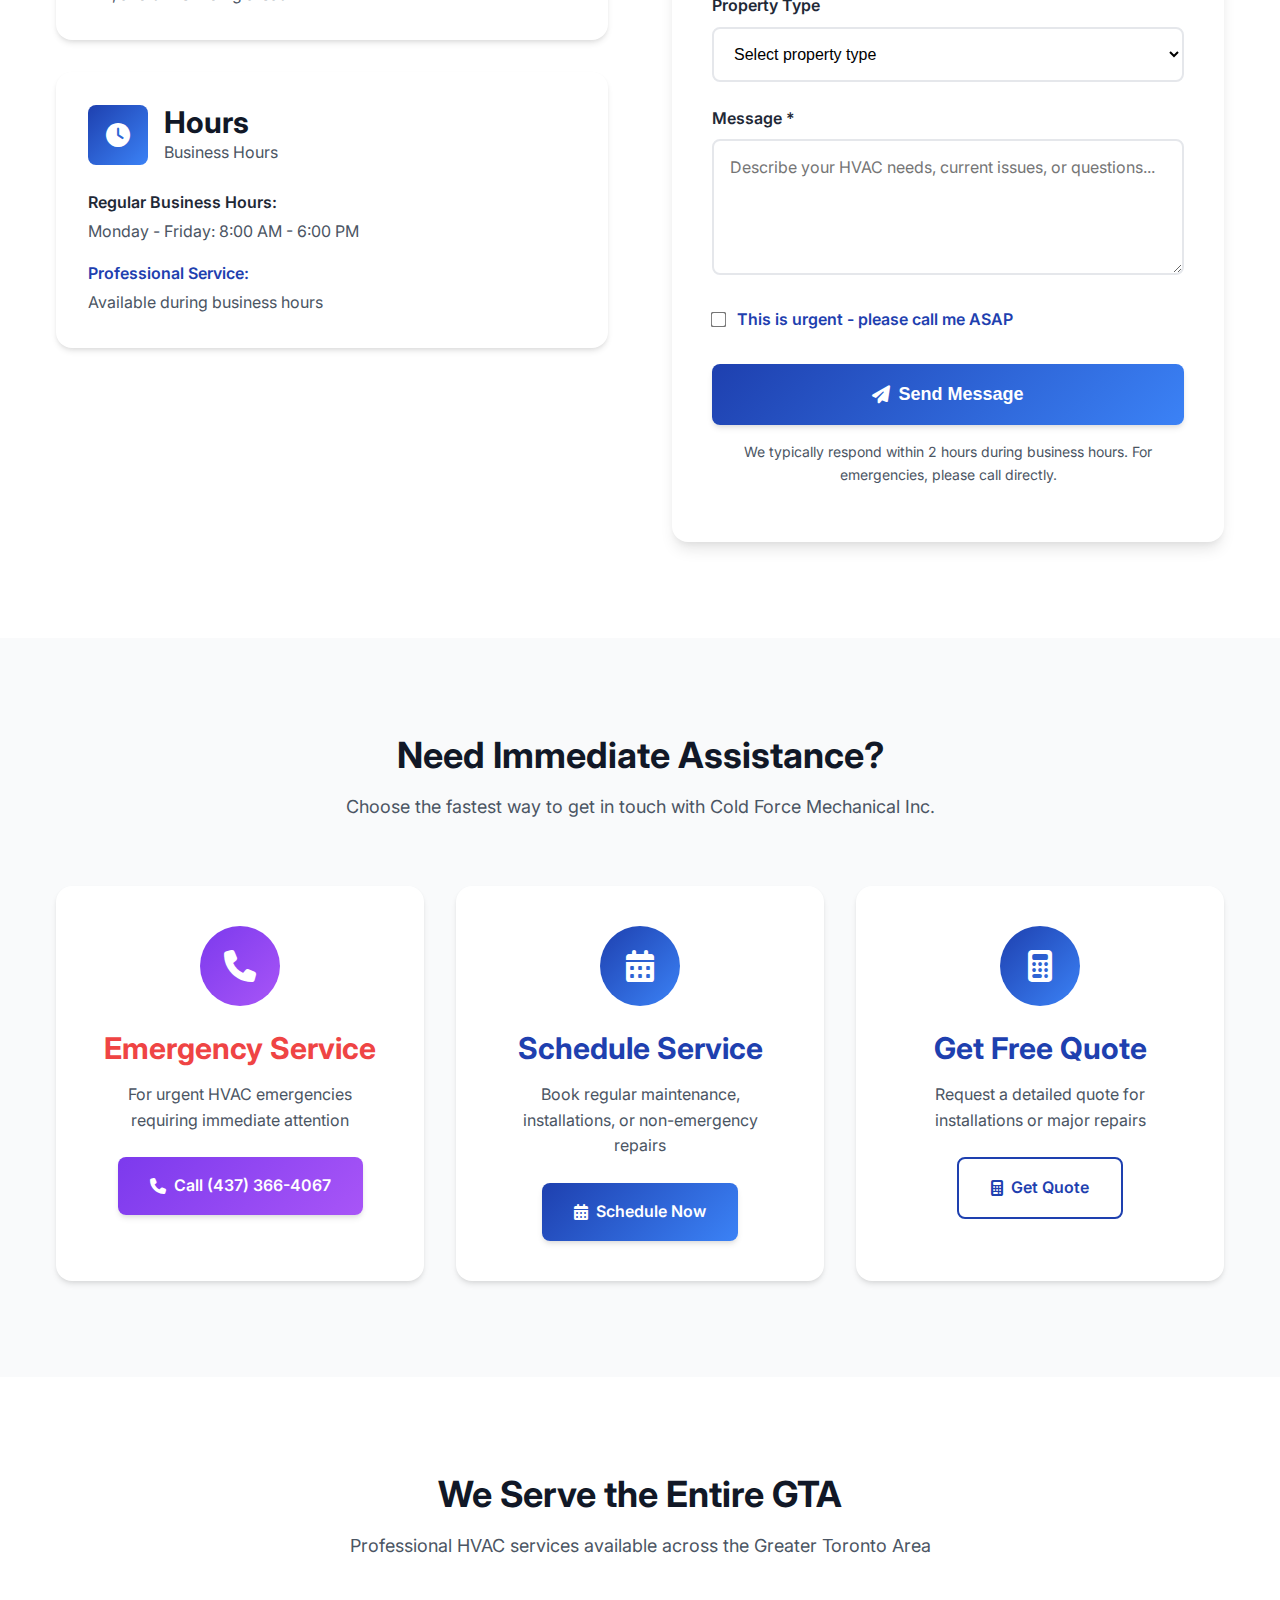
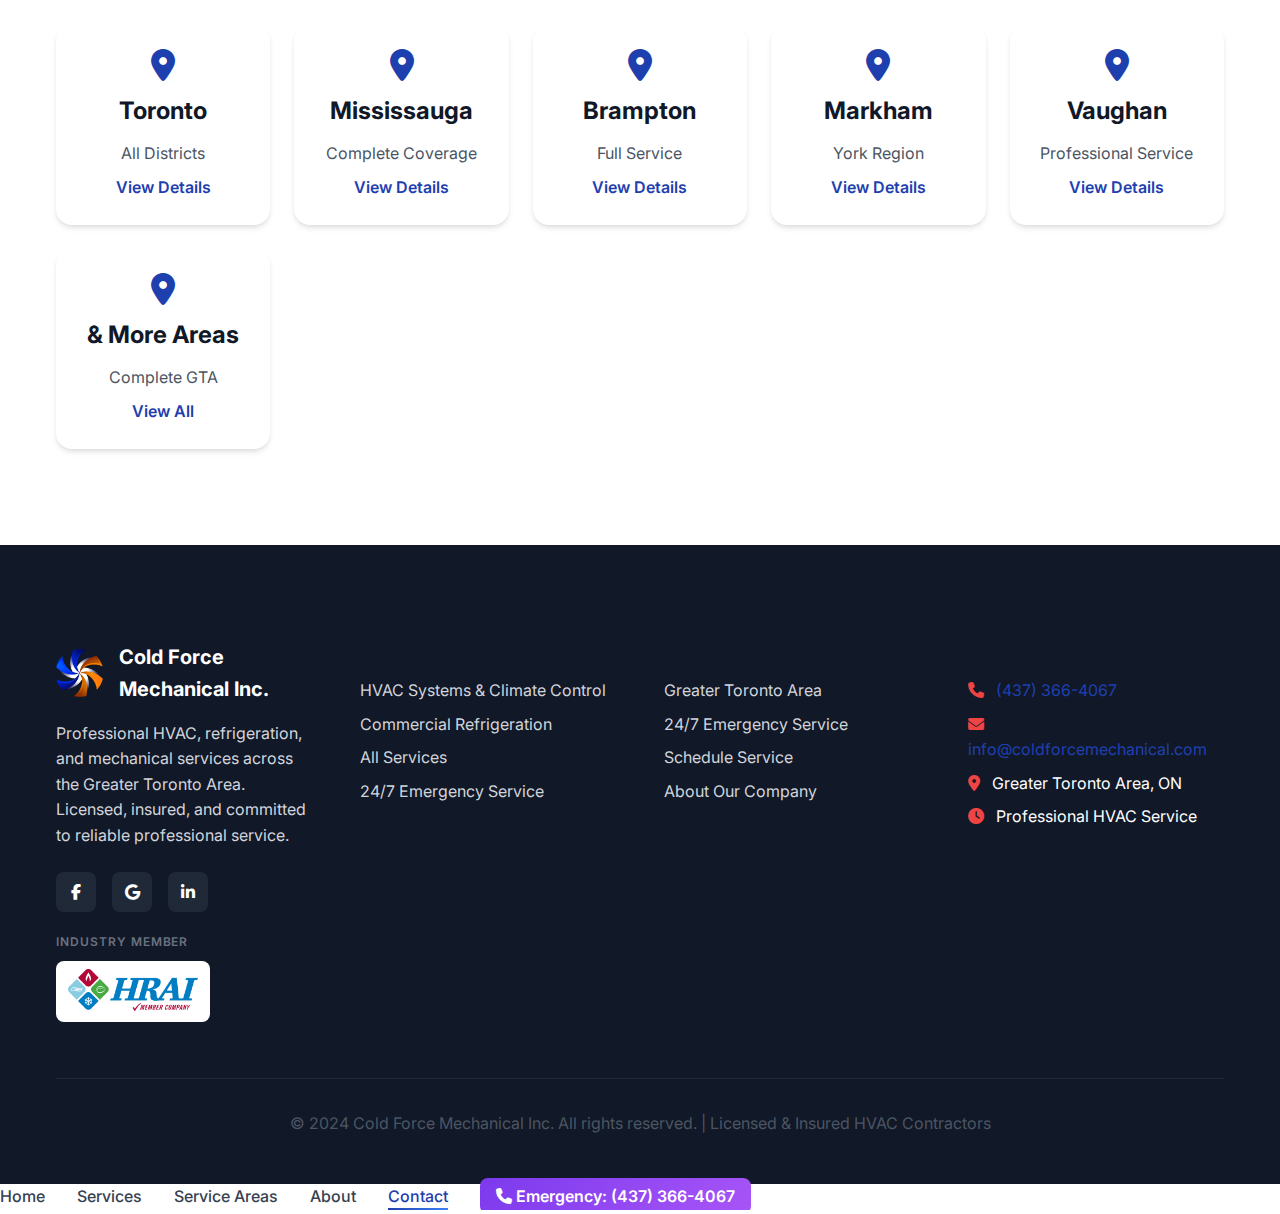
<file: contact.html>
<!DOCTYPE html>
<html lang="en">
<head>
    <meta charset="UTF-8">
    <meta name="viewport" content="width=device-width, initial-scale=1.0">
    <meta name="description" content="Contact Cold Force Mechanical Inc. for professional HVAC services in Greater Toronto Area. Get free quotes, schedule service, or request professional repairs. Licensed HVAC contractors.">
    <meta name="keywords" content="contact HVAC contractor, Toronto HVAC quote, schedule HVAC service, professional HVAC repair, Cold Force Mechanical contact, GTA HVAC company">
    <meta name="author" content="Cold Force Mechanical Inc.">
    <meta name="robots" content="index, follow">
    
    <!-- Open Graph Meta Tags -->
    <meta property="og:title" content="Contact Cold Force Mechanical Inc. - Professional HVAC Services GTA">
    <meta property="og:description" content="Get in touch with Cold Force Mechanical Inc. for all your HVAC needs. Free quotes, professional service, and quality installations across the GTA.">
    <meta property="og:type" content="website">
    <meta property="og:url" content="https://coldforcemechanical.com/contact.html">
    
    <!-- Contact Schema -->
    <script type="application/ld+json">
    {
        "@context": "https://schema.org",
        "@type": "ContactPage",
        "mainEntity": {
            "@type": "LocalBusiness",
            "name": "Cold Force Mechanical Inc.",
            "telephone": "+1-437-366-4067",
            "email": "info@coldforcemechanical.com",
            "address": {
                "@type": "PostalAddress",
                "addressLocality": "Toronto",
                "addressRegion": "ON",
                "addressCountry": "CA"
            },
            "openingHours": [
                "Mo-Fr 08:00-18:00"
            ],
            "contactPoint": {
                "@type": "ContactPoint",
                "telephone": "+1-437-366-4067",
                "contactType": "customer service",
                "availableLanguage": "English"
            }
        }
    }
    </script>
    
    <title>Contact Cold Force Mechanical Inc. - Professional HVAC Services | GTA</title>
    <link rel="stylesheet" href="assets/css/main.css">
    <link rel="preconnect" href="https://fonts.googleapis.com">
    <link rel="preconnect" href="https://fonts.gstatic.com" crossorigin>
    <link href="https://fonts.googleapis.com/css2?family=Inter:wght@300;400;500;600;700;800&display=swap" rel="stylesheet">
    <link rel="stylesheet" href="https://cdnjs.cloudflare.com/ajax/libs/font-awesome/6.4.0/css/all.min.css">
</head>
<body>
    <!-- Top Phone Bar -->
    <div class="top-phone-bar">
        <div class="container">
            <div class="phone-bar-content">
                <i class="fas fa-phone-alt phone-icon"></i>
                <span class="phone-text">24/7 Emergency Service:</span>
                <a href="tel:+14373664067" class="phone-number">(437) 366-4067</a>
                <span class="phone-cta">Call Now!</span>
            </div>
        </div>
    </div>

    <!-- Header -->
    <header class="header" id="header">
        <nav class="nav container">
            <div class="nav__logo">
                <img src="Logos/IconOnly_Transparent_NoBuffer.png" alt="Cold Force Mechanical Inc. Logo" class="logo-icon">
                <a href="index.html" style="color: inherit; text-decoration: none;">
                    <span>Cold Force Mechanical<span class="mobile-hide"> Inc.</span></span>
                </a>
            </div>
            
            <div class="nav__menu" id="nav-menu">
                <ul class="nav__list">
                    <li class="nav__item">
                        <a href="index.html" class="nav__link">Home</a>
                    </li>
                    <li class="nav__item">
                        <a href="services/index.html" class="nav__link">Services</a>
                    </li>
                    <li class="nav__item">
                        <a href="areas/index.html" class="nav__link">Service Areas</a>
                    </li>
                    <li class="nav__item">
                        <a href="about.html" class="nav__link">About</a>
                    </li>
                    <li class="nav__item">
                        <a href="contact.html" class="nav__link active-link">Contact</a>
                    </li>
                    <li class="nav__item">
                        <a href="tel:+14373664067" class="nav__link emergency-btn">
                            <i class="fas fa-phone"></i> Emergency: (437) 366-4067
                        </a>
                    </li>
                </ul>
            </div>
            
            <div class="nav__toggle" id="nav-toggle">
                <i class="fas fa-bars"></i>
            </div>
        </nav>
    </header>

    <!-- Main Content -->
    <main class="main">
        <!-- Hero Section -->
        <section class="hero section">
            <div class="hero__container container">
                <div class="hero__data" style="text-align: center; max-width: 800px; margin: 0 auto;">
                    <h1 class="hero__title">
                        Get In <span class="text-gradient">Touch</span><br>
                        With Cold Force Mechanical
                    </h1>
                    <p class="hero__description">
                        Ready to schedule service, get a free quote, or need professional assistance?
                        Contact our professional HVAC team today. We're here to help with all your 
                        heating, cooling, and mechanical needs across the Greater Toronto Area.
                    </p>
                    <div class="hero__buttons">
                        <a href="tel:+14373664067" class="button button--primary">
                            <i class="fas fa-phone"></i>
                            Call Now: (437) 366-4067
                        </a>
                    </div>
                </div>
            </div>
        </section>

        <!-- Contact Section -->
        <section class="contact section">
            <div class="container">
                <div class="contact__container grid" style="grid-template-columns: 1fr 1fr; gap: 4rem; align-items: start;">
                    <!-- Contact Information -->
                    <div class="contact__info">
                        <h2 style="margin-bottom: 2rem;">Contact Information</h2>
                        
                        <div class="contact__card" style="background: var(--white); padding: 2rem; border-radius: var(--border-radius-lg); box-shadow: var(--box-shadow); margin-bottom: 2rem;">
                            <div style="display: flex; align-items: center; margin-bottom: 1.5rem;">
                                <div style="background: var(--gradient-accent); width: 60px; height: 60px; border-radius: var(--border-radius); display: flex; align-items: center; justify-content: center; margin-right: 1rem;">
                                    <i class="fas fa-phone" style="color: var(--white); font-size: 1.5rem;"></i>
                                </div>
                                <div>
                                    <h3 style="margin: 0; color: var(--gray-900);">Phone</h3>
                                    <p style="margin: 0; color: var(--gray-600);">Professional Service</p>
                                </div>
                            </div>
                            <a href="tel:+14373664067" style="font-size: 1.5rem; font-weight: 700; color: var(--accent-red); text-decoration: none;">(437) 366-4067</a>
                            <p style="margin-top: 0.5rem; color: var(--gray-600);">Call anytime for emergency service or to schedule an appointment</p>
                        </div>

                        <div class="contact__card" style="background: var(--white); padding: 2rem; border-radius: var(--border-radius-lg); box-shadow: var(--box-shadow); margin-bottom: 2rem;">
                            <div style="display: flex; align-items: center; margin-bottom: 1.5rem;">
                                <div style="background: var(--gradient-primary); width: 60px; height: 60px; border-radius: var(--border-radius); display: flex; align-items: center; justify-content: center; margin-right: 1rem;">
                                    <i class="fas fa-envelope" style="color: var(--white); font-size: 1.5rem;"></i>
                                </div>
                                <div>
                                    <h3 style="margin: 0; color: var(--gray-900);">Email</h3>
                                    <p style="margin: 0; color: var(--gray-600);">Get a quote or ask questions</p>
                                </div>
                            </div>
                            <a href="mailto:info@coldforcemechanical.com" style="font-size: 1.2rem; font-weight: 600; color: var(--primary-blue);">info@coldforcemechanical.com</a>
                            <p style="margin-top: 0.5rem; color: var(--gray-600);">Email us for quotes, questions, or general inquiries</p>
                        </div>

                        <div class="contact__card" style="background: var(--white); padding: 2rem; border-radius: var(--border-radius-lg); box-shadow: var(--box-shadow); margin-bottom: 2rem;">
                            <div style="display: flex; align-items: center; margin-bottom: 1.5rem;">
                                <div style="background: var(--gradient-primary); width: 60px; height: 60px; border-radius: var(--border-radius); display: flex; align-items: center; justify-content: center; margin-right: 1rem;">
                                    <i class="fas fa-map-marker-alt" style="color: var(--white); font-size: 1.5rem;"></i>
                                </div>
                                <div>
                                    <h3 style="margin: 0; color: var(--gray-900);">Service Area</h3>
                                    <p style="margin: 0; color: var(--gray-600);">Greater Toronto Area</p>
                                </div>
                            </div>
                            <p style="font-weight: 600; color: var(--gray-800); margin-bottom: 0.5rem;">Complete GTA Coverage</p>
                            <p style="color: var(--gray-600); margin: 0;">Toronto, Mississauga, Brampton, Markham, Vaughan, Richmond Hill, and surrounding areas</p>
                        </div>

                        <div class="contact__card" style="background: var(--white); padding: 2rem; border-radius: var(--border-radius-lg); box-shadow: var(--box-shadow);">
                            <div style="display: flex; align-items: center; margin-bottom: 1.5rem;">
                                <div style="background: var(--gradient-primary); width: 60px; height: 60px; border-radius: var(--border-radius); display: flex; align-items: center; justify-content: center; margin-right: 1rem;">
                                    <i class="fas fa-clock" style="color: var(--white); font-size: 1.5rem;"></i>
                                </div>
                                <div>
                                    <h3 style="margin: 0; color: var(--gray-900);">Hours</h3>
                                    <p style="margin: 0; color: var(--gray-600);">Business Hours</p>
                                </div>
                            </div>
                            <div style="margin-bottom: 1rem;">
                                <p style="font-weight: 600; color: var(--gray-800); margin-bottom: 0.25rem;">Regular Business Hours:</p>
                                <p style="color: var(--gray-600); margin: 0;">Monday - Friday: 8:00 AM - 6:00 PM</p>
                            </div>
                            <div>
                                <p style="font-weight: 600; color: var(--primary-blue); margin-bottom: 0.25rem;">Professional Service:</p>
                                <p style="color: var(--gray-600); margin: 0;">Available during business hours</p>
                            </div>
                        </div>
                    </div>

                    <!-- Contact Form -->
                    <div class="contact__form-container">
                        <!-- HRAI Trust Badge -->
                        <div style="text-align: center; margin-bottom: 2rem; padding: 1rem; background: var(--gray-50); border-radius: var(--border-radius); border: 1px solid var(--gray-200);">
                            <img src="Logos/HRAI.jpg" alt="HRAI Member Company" style="max-width: 120px; height: auto; display: inline-block; margin-bottom: 0.5rem;" loading="lazy" decoding="async">
                            <p style="margin: 0; font-size: var(--font-size-sm); color: var(--gray-600); font-weight: 600;">HRAI Member Company — Trusted HVAC Professionals</p>
                        </div>
                        
                        <h2 style="margin-bottom: 2rem;">Send Us a Message</h2>
                        
                        <form class="contact__form" id="contact-form" style="background: var(--white); padding: 2.5rem; border-radius: var(--border-radius-lg); box-shadow: var(--box-shadow-lg);">
                            <div class="form__group" style="margin-bottom: 1.5rem;">
                                <label for="name" style="display: block; margin-bottom: 0.5rem; font-weight: 600; color: var(--gray-800);">Full Name *</label>
                                <input type="text" id="name" name="name" required style="width: 100%; padding: 1rem; border: 2px solid var(--gray-200); border-radius: var(--border-radius); font-size: var(--font-size-base); transition: border-color var(--transition-fast);">
                            </div>

                            <div class="form__group" style="margin-bottom: 1.5rem;">
                                <label for="email" style="display: block; margin-bottom: 0.5rem; font-weight: 600; color: var(--gray-800);">Email Address *</label>
                                <input type="email" id="email" name="email" required style="width: 100%; padding: 1rem; border: 2px solid var(--gray-200); border-radius: var(--border-radius); font-size: var(--font-size-base); transition: border-color var(--transition-fast);">
                            </div>

                            <div class="form__group" style="margin-bottom: 1.5rem;">
                                <label for="phone" style="display: block; margin-bottom: 0.5rem; font-weight: 600; color: var(--gray-800);">Phone Number *</label>
                                <input type="tel" id="phone" name="phone" required style="width: 100%; padding: 1rem; border: 2px solid var(--gray-200); border-radius: var(--border-radius); font-size: var(--font-size-base); transition: border-color var(--transition-fast);">
                            </div>

                            <div class="form__group" style="margin-bottom: 1.5rem;">
                                <label for="service" style="display: block; margin-bottom: 0.5rem; font-weight: 600; color: var(--gray-800);">Service Type</label>
                                <select id="service" name="service" style="width: 100%; padding: 1rem; border: 2px solid var(--gray-200); border-radius: var(--border-radius); font-size: var(--font-size-base); background: var(--white);">
                                    <option value="">Select a service</option>
                                    <option value="furnace">Furnace Installation/Repair</option>
                                    <option value="ac">Air Conditioning</option>
                                    <option value="water-heater">Water Heater Service</option>
                                    <option value="ventilation">Ventilation & Ductwork</option>
                                    <option value="commercial-hvac">Commercial HVAC</option>
                                    <option value="refrigeration">Commercial Refrigeration</option>
                                    <option value="industrial">Industrial Mechanical</option>
                                    <option value="maintenance">Maintenance Contract</option>
                                    <option value="urgent">Urgent Service</option>
                                    <option value="quote">Free Quote</option>
                                    <option value="other">Other</option>
                                </select>
                            </div>

                            <div class="form__group" style="margin-bottom: 1.5rem;">
                                <label for="location" style="display: block; margin-bottom: 0.5rem; font-weight: 600; color: var(--gray-800);">Location</label>
                                <input type="text" id="location" name="location" placeholder="City or postal code" style="width: 100%; padding: 1rem; border: 2px solid var(--gray-200); border-radius: var(--border-radius); font-size: var(--font-size-base);">
                            </div>

                            <div class="form__group" style="margin-bottom: 1.5rem;">
                                <label for="property-type" style="display: block; margin-bottom: 0.5rem; font-weight: 600; color: var(--gray-800);">Property Type</label>
                                <select id="property-type" name="property-type" style="width: 100%; padding: 1rem; border: 2px solid var(--gray-200); border-radius: var(--border-radius); font-size: var(--font-size-base); background: var(--white);">
                                    <option value="">Select property type</option>
                                    <option value="residential">Residential Home</option>
                                    <option value="condo">Condominium</option>
                                    <option value="townhouse">Townhouse</option>
                                    <option value="commercial">Commercial Building</option>
                                    <option value="retail">Retail Store</option>
                                    <option value="restaurant">Restaurant</option>
                                    <option value="supermarket">Supermarket</option>
                                    <option value="industrial">Industrial Facility</option>
                                    <option value="other">Other</option>
                                </select>
                            </div>

                            <div class="form__group" style="margin-bottom: 1.5rem;">
                                <label for="message" style="display: block; margin-bottom: 0.5rem; font-weight: 600; color: var(--gray-800);">Message *</label>
                                <textarea id="message" name="message" rows="5" placeholder="Describe your HVAC needs, current issues, or questions..." required style="width: 100%; padding: 1rem; border: 2px solid var(--gray-200); border-radius: var(--border-radius); font-size: var(--font-size-base); resize: vertical; font-family: inherit;"></textarea>
                            </div>

                            <div class="form__group form__checkbox" style="margin-bottom: 2rem;">
                                <label style="display: flex; align-items: center; cursor: pointer;">
                                    <input type="checkbox" id="urgent" name="urgent" style="margin-right: 0.75rem; transform: scale(1.2);">
                                    <span style="color: var(--primary-blue); font-weight: 600;">This is urgent - please call me ASAP</span>
                                </label>
                            </div>

                            <button type="submit" class="button button--primary" style="width: 100%; justify-content: center; font-size: var(--font-size-lg); padding: 1.25rem;">
                                <i class="fas fa-paper-plane"></i>
                                Send Message
                            </button>

                            <p style="margin-top: 1rem; font-size: var(--font-size-sm); color: var(--gray-600); text-align: center;">
                                We typically respond within 2 hours during business hours. For emergencies, please call directly.
                            </p>
                        </form>
                    </div>
                </div>
            </div>
        </section>

        <!-- Quick Contact Section -->
        <section class="section" style="background: var(--gray-50);">
            <div class="container">
                <div class="section__header">
                    <h2 class="section__title">Need Immediate Assistance?</h2>
                    <p class="section__subtitle">
                        Choose the fastest way to get in touch with Cold Force Mechanical Inc.
                    </p>
                </div>

                <div class="grid" style="grid-template-columns: repeat(auto-fit, minmax(300px, 1fr)); gap: 2rem;">
                    <div class="card" style="text-align: center; padding: 2.5rem;">
                        <div style="background: var(--gradient-accent); width: 80px; height: 80px; border-radius: 50%; display: flex; align-items: center; justify-content: center; margin: 0 auto 1.5rem;">
                            <i class="fas fa-phone" style="color: var(--white); font-size: 2rem;"></i>
                        </div>
                        <h3 style="color: var(--accent-red); margin-bottom: 1rem;">Emergency Service</h3>
                        <p style="margin-bottom: 1.5rem;">For urgent HVAC emergencies requiring immediate attention</p>
                        <a href="tel:+14373664067" class="button button--emergency">
                            <i class="fas fa-phone"></i>
                            Call (437) 366-4067
                        </a>
                    </div>

                    <div class="card" style="text-align: center; padding: 2.5rem;">
                        <div style="background: var(--gradient-primary); width: 80px; height: 80px; border-radius: 50%; display: flex; align-items: center; justify-content: center; margin: 0 auto 1.5rem;">
                            <i class="fas fa-calendar-alt" style="color: var(--white); font-size: 2rem;"></i>
                        </div>
                        <h3 style="color: var(--primary-blue); margin-bottom: 1rem;">Schedule Service</h3>
                        <p style="margin-bottom: 1.5rem;">Book regular maintenance, installations, or non-emergency repairs</p>
                        <a href="tel:+14373664067" class="button button--primary">
                            <i class="fas fa-calendar-alt"></i>
                            Schedule Now
                        </a>
                    </div>

                    <div class="card" style="text-align: center; padding: 2.5rem;">
                        <div style="background: var(--gradient-primary); width: 80px; height: 80px; border-radius: 50%; display: flex; align-items: center; justify-content: center; margin: 0 auto 1.5rem;">
                            <i class="fas fa-calculator" style="color: var(--white); font-size: 2rem;"></i>
                        </div>
                        <h3 style="color: var(--primary-blue); margin-bottom: 1rem;">Get Free Quote</h3>
                        <p style="margin-bottom: 1.5rem;">Request a detailed quote for installations or major repairs</p>
                        <a href="quote/index.html" class="button button--outline">
                            <i class="fas fa-calculator"></i>
                            Get Quote
                        </a>
                    </div>
                </div>
            </div>
        </section>

        <!-- Service Areas Section -->
        <section class="section">
            <div class="container">
                <div class="section__header">
                    <h2 class="section__title">We Serve the Entire GTA</h2>
                    <p class="section__subtitle">
                        Professional HVAC services available across the Greater Toronto Area
                    </p>
                </div>

                <div class="grid" style="grid-template-columns: repeat(auto-fit, minmax(200px, 1fr)); gap: 1.5rem;">
                    <div class="card" style="text-align: center; padding: 1.5rem;">
                        <i class="fas fa-map-marker-alt" style="font-size: 2rem; color: var(--primary-blue); margin-bottom: 1rem;"></i>
                        <h4>Toronto</h4>
                        <p style="margin: 0.5rem 0; color: var(--gray-600);">All Districts</p>
                        <a href="areas/index.html" style="color: var(--primary-blue); font-weight: 600;">View Details</a>
                    </div>
                    <div class="card" style="text-align: center; padding: 1.5rem;">
                        <i class="fas fa-map-marker-alt" style="font-size: 2rem; color: var(--primary-blue); margin-bottom: 1rem;"></i>
                        <h4>Mississauga</h4>
                        <p style="margin: 0.5rem 0; color: var(--gray-600);">Complete Coverage</p>
                        <a href="areas/index.html" style="color: var(--primary-blue); font-weight: 600;">View Details</a>
                    </div>
                    <div class="card" style="text-align: center; padding: 1.5rem;">
                        <i class="fas fa-map-marker-alt" style="font-size: 2rem; color: var(--primary-blue); margin-bottom: 1rem;"></i>
                        <h4>Brampton</h4>
                        <p style="margin: 0.5rem 0; color: var(--gray-600);">Full Service</p>
                        <a href="areas/index.html" style="color: var(--primary-blue); font-weight: 600;">View Details</a>
                    </div>
                    <div class="card" style="text-align: center; padding: 1.5rem;">
                        <i class="fas fa-map-marker-alt" style="font-size: 2rem; color: var(--primary-blue); margin-bottom: 1rem;"></i>
                        <h4>Markham</h4>
                        <p style="margin: 0.5rem 0; color: var(--gray-600);">York Region</p>
                        <a href="areas/index.html" style="color: var(--primary-blue); font-weight: 600;">View Details</a>
                    </div>
                    <div class="card" style="text-align: center; padding: 1.5rem;">
                        <i class="fas fa-map-marker-alt" style="font-size: 2rem; color: var(--primary-blue); margin-bottom: 1rem;"></i>
                        <h4>Vaughan</h4>
                        <p style="margin: 0.5rem 0; color: var(--gray-600);">Professional Service</p>
                        <a href="areas/index.html" style="color: var(--primary-blue); font-weight: 600;">View Details</a>
                    </div>
                    <div class="card" style="text-align: center; padding: 1.5rem;">
                        <i class="fas fa-map-marker-alt" style="font-size: 2rem; color: var(--primary-blue); margin-bottom: 1rem;"></i>
                        <h4>& More Areas</h4>
                        <p style="margin: 0.5rem 0; color: var(--gray-600);">Complete GTA</p>
                        <a href="areas/index.html" style="color: var(--primary-blue); font-weight: 600;">View All</a>
                    </div>
                </div>
            </div>
        </section>
    </main>

    <!-- Footer -->
    <footer class="footer">
        <div class="container">
            <div class="footer__container grid">
                <div class="footer__content">
                    <div class="footer__logo">
                        <img src="Logos/IconOnly_Transparent_NoBuffer.png" alt="Cold Force Mechanical Inc. Logo" class="logo-icon">
                        <span>Cold Force Mechanical<span class="mobile-hide"> Inc.</span></span>
                    </div>
                    <p class="footer__description">
                        Professional HVAC, refrigeration, and mechanical services across the Greater Toronto Area. 
                        Licensed, insured, and committed to reliable professional service.
                    </p>
                    <div class="footer__social">
                        <a href="#" class="footer__social-link">
                            <i class="fab fa-facebook-f"></i>
                        </a>
                                                <a href="https://maps.app.goo.gl/KR61AQK6b1XwL6QG8" class="footer__social-link" title="Find us on Google Maps" target="_blank">
                            <i class="fab fa-google"></i>
                        </a>
                        <a href="#" class="footer__social-link">
                            <i class="fab fa-linkedin-in"></i>
                        </a>
                    </div>
                    <div style="margin-top: 1.25rem;">
                        <p style="font-size: var(--font-size-xs); color: var(--gray-500); text-transform: uppercase; letter-spacing: 0.08em; font-weight: 600; margin-bottom: 0.6rem;">Industry Member</p>
                        <div style="background: #ffffff; border-radius: var(--border-radius); padding: 0.5rem 0.75rem; display: inline-block;">
                            <img src="Logos/HRAI.jpg" alt="HRAI Member Company" style="max-width: 130px; height: auto; display: block;" loading="lazy" decoding="async">
                        </div>
                    </div>
                </div>

                <div class="footer__content">
                    <h3 class="footer__title">Services</h3>
                    <ul class="footer__links">
                        <li><a href="services/hvac-systems.html">HVAC Systems & Climate Control</a></li>
                        <li><a href="services/refrigeration.html">Commercial Refrigeration</a></li>
                        <li><a href="services/index.html">All Services</a></li>
                        <li><a href="emergency.html">24/7 Emergency Service</a></li>
                    </ul>
                </div>

                <div class="footer__content">
                    <h3 class="footer__title">Service Areas</h3>
                    <ul class="footer__links">
                        <li><a href="areas/index.html">Greater Toronto Area</a></li>
                        <li><a href="emergency.html">24/7 Emergency Service</a></li>
                        <li><a href="contact.html">Schedule Service</a></li>
                        <li><a href="about.html">About Our Company</a></li>
                    </ul>
                </div>

                <div class="footer__content">
                    <h3 class="footer__title">Contact Info</h3>
                    <ul class="footer__info" style="list-style: none; padding: 0;">
                        <li style="margin-bottom: 0.5rem;">
                            <i class="fas fa-phone" style="margin-right: 0.5rem; color: var(--accent-red);"></i>
                            <a href="tel:+14373664067">(437) 366-4067</a>
                        </li>
                        <li style="margin-bottom: 0.5rem;">
                            <i class="fas fa-envelope" style="margin-right: 0.5rem; color: var(--accent-red);"></i>
                            <a href="mailto:info@coldforcemechanical.com">info@coldforcemechanical.com</a>
                        </li>
                        <li style="margin-bottom: 0.5rem;">
                            <i class="fas fa-map-marker-alt" style="margin-right: 0.5rem; color: var(--accent-red);"></i>
                            <span>Greater Toronto Area, ON</span>
                        </li>
                        <li style="margin-bottom: 0.5rem;">
                            <i class="fas fa-clock" style="margin-right: 0.5rem; color: var(--accent-red);"></i>
                            <span>Professional HVAC Service</span>
                        </li>
                    </ul>
                </div>
            </div>

            <div class="footer__bottom">
                <p>&copy; 2024 Cold Force Mechanical Inc. All rights reserved. | Licensed & Insured HVAC Contractors</p>
            </div>
        </div>
    </footer>

    <!-- Scroll Up Button -->
    <a href="#" class="scrollup" id="scroll-up">
        <i class="fas fa-angle-up"></i>
    </a>

    <!-- JavaScript -->
    <script src="assets/js/main.js"></script>
    
    <!-- Form Enhancement -->
    <script>
        // Add focus styles to form inputs
        document.querySelectorAll('input, select, textarea').forEach(input => {
            input.addEventListener('focus', function() {
                this.style.borderColor = 'var(--primary-blue)';
                this.style.boxShadow = '0 0 0 3px rgba(59, 130, 246, 0.1)';
            });
            
            input.addEventListener('blur', function() {
                this.style.borderColor = 'var(--gray-200)';
                this.style.boxShadow = 'none';
            });
        });
    </script>
    
    <!-- Google Analytics -->
    <script async src="https://www.googletagmanager.com/gtag/js?id=GA_TRACKING_ID"></script>
    <script>
        window.dataLayer = window.dataLayer || [];
        function gtag(){dataLayer.push(arguments);}
        gtag('js', new Date());
        gtag('config', 'GA_TRACKING_ID');
    </script>
</body>
</html>
</file>
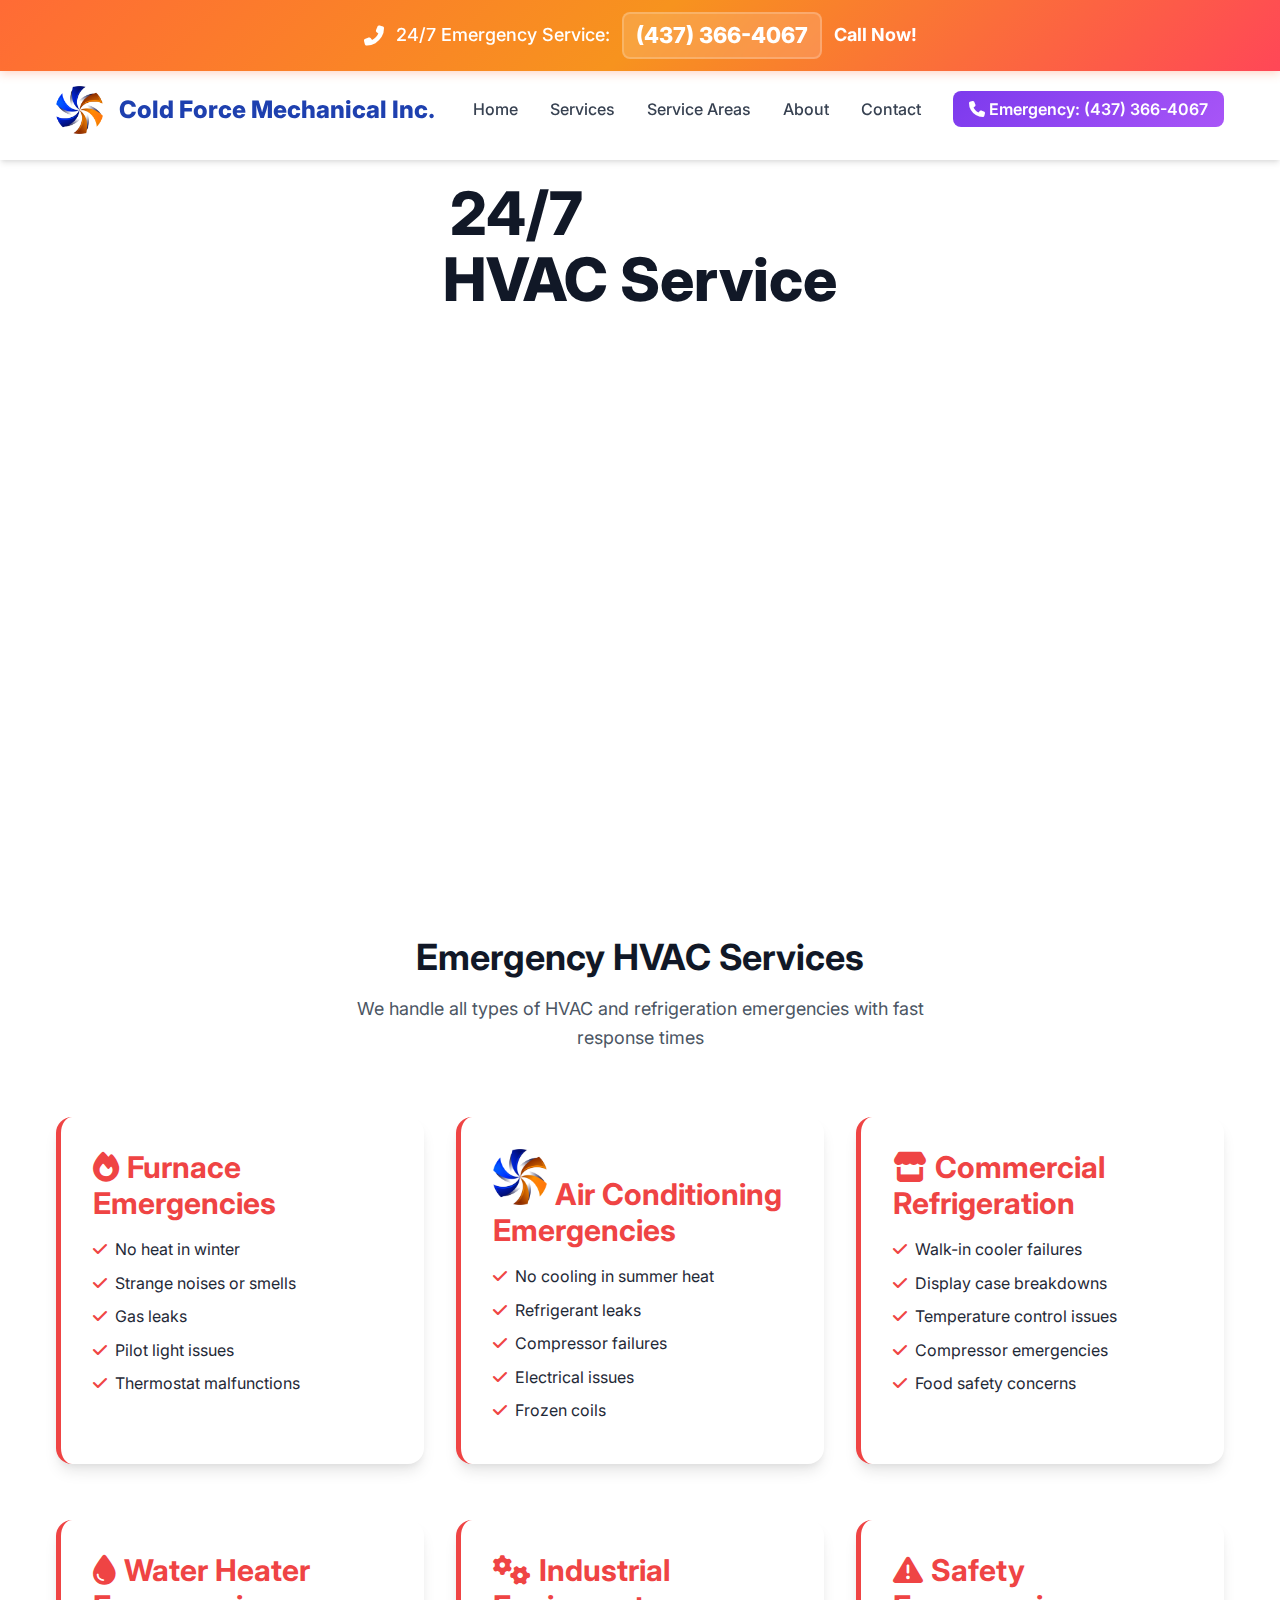
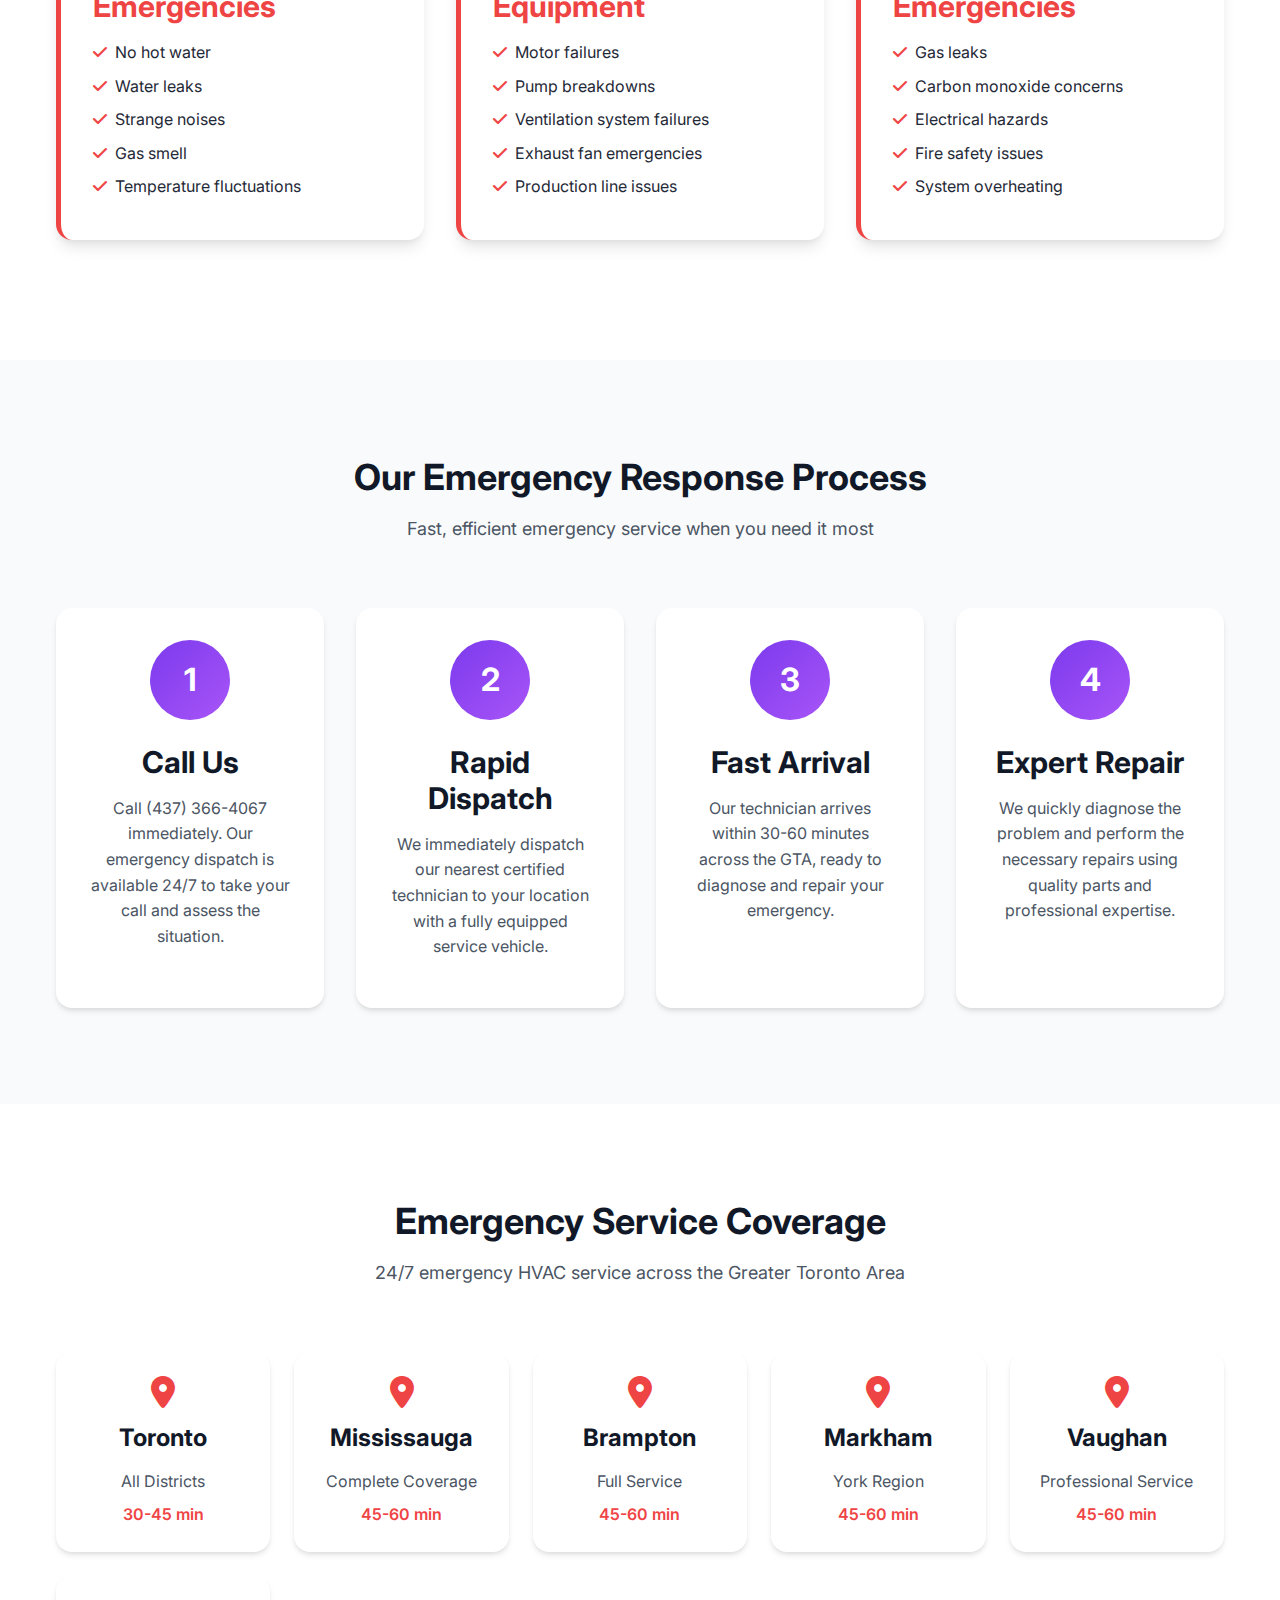
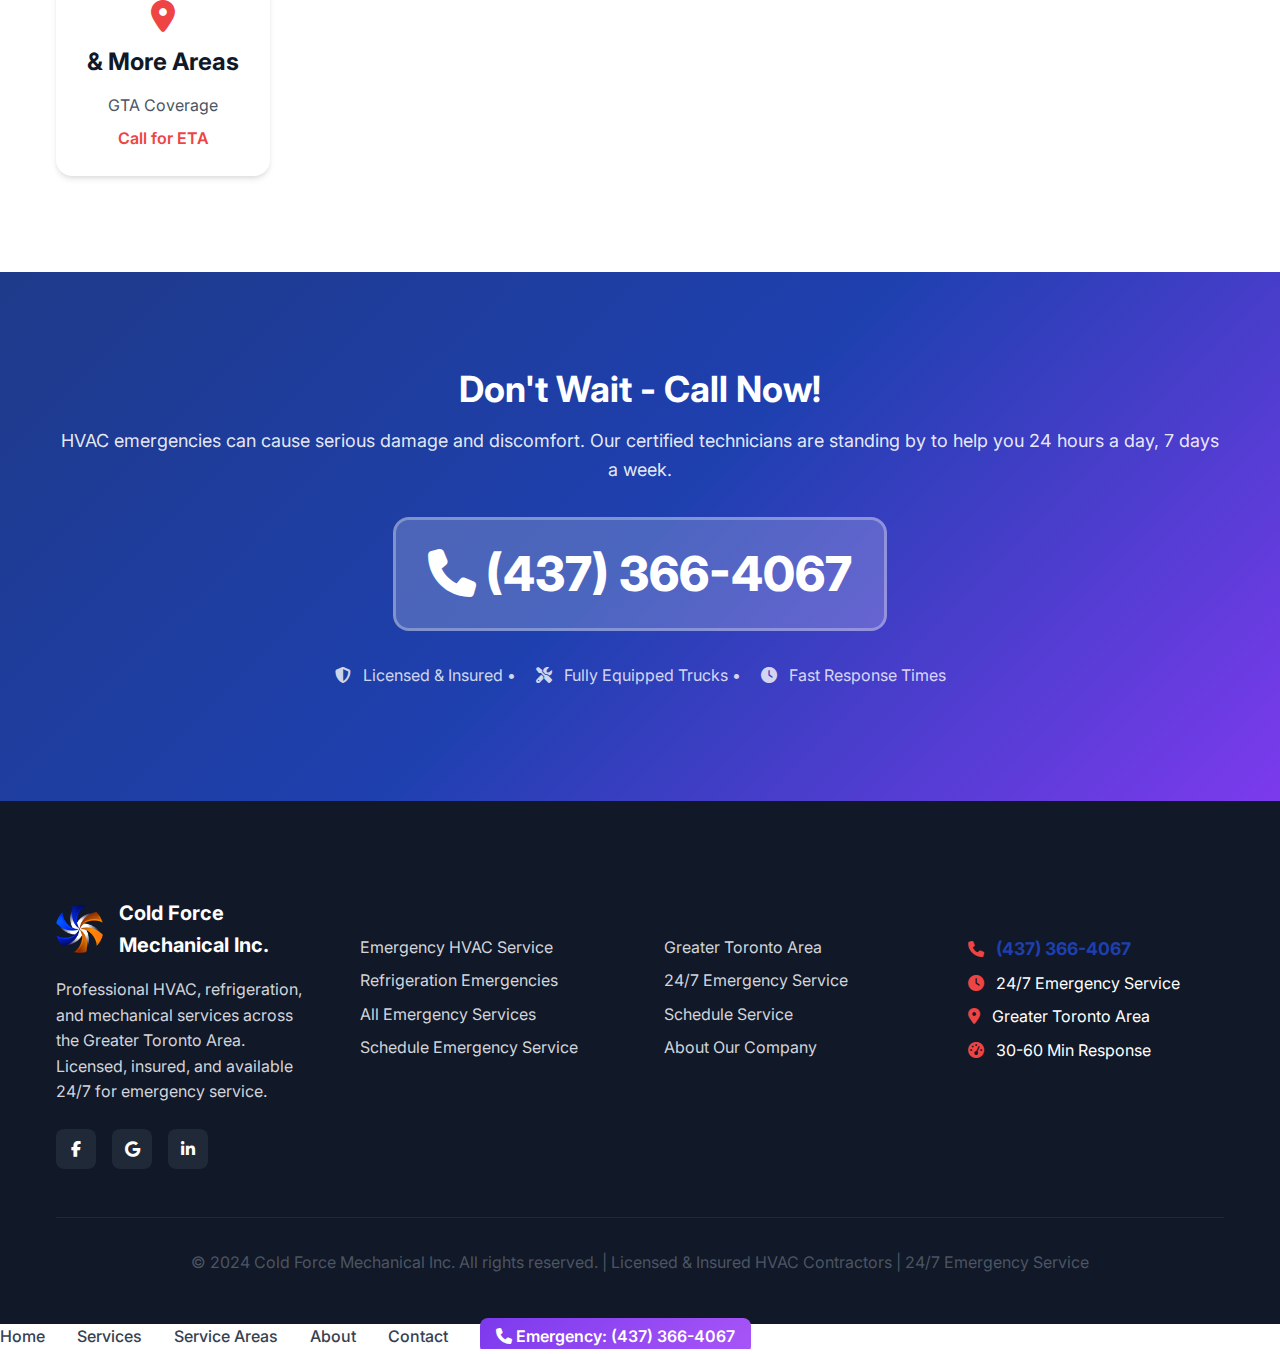
<file: emergency.html>
<!DOCTYPE html>
<html lang="en">
<head>
    <meta charset="UTF-8">
    <meta name="viewport" content="width=device-width, initial-scale=1.0">
    <meta name="description" content="24/7 Emergency HVAC Service - Cold Force Mechanical Inc. Fast response times for furnace breakdowns, AC failures, and refrigeration emergencies across Greater Toronto Area.">
    <meta name="keywords" content="emergency HVAC repair, 24/7 furnace repair, emergency AC service, refrigeration emergency, HVAC emergency Toronto, emergency heating repair GTA">
    <meta name="author" content="Cold Force Mechanical Inc.">
    <meta name="robots" content="index, follow">
    
    <!-- Open Graph Meta Tags -->
    <meta property="og:title" content="24/7 Emergency HVAC Service - Cold Force Mechanical Inc.">
    <meta property="og:description" content="Emergency HVAC repairs available 24/7 across the GTA. Fast response times for furnace, AC, and refrigeration emergencies.">
    <meta property="og:type" content="website">
    <meta property="og:url" content="https://coldforcemechanical.com/emergency.html">
    
    <!-- Emergency Service Schema -->
    <script type="application/ld+json">
    {
        "@context": "https://schema.org",
        "@type": "EmergencyService",
        "name": "Cold Force Mechanical Inc. Emergency HVAC Service",
        "description": "24/7 emergency HVAC and refrigeration repair services",
        "provider": {
            "@type": "LocalBusiness",
            "name": "Cold Force Mechanical Inc.",
            "telephone": "+1-437-366-4067",
            "address": {
                "@type": "PostalAddress",
                "addressLocality": "Toronto",
                "addressRegion": "ON",
                "addressCountry": "CA"
            }
        },
        "areaServed": "Greater Toronto Area",
        "availableChannel": {
            "@type": "ServiceChannel",
            "servicePhone": "+1-437-366-4067",
            "availableLanguage": "English"
        },
        "hoursAvailable": "Mo,Tu,We,Th,Fr,Sa,Su 00:00-23:59"
    }
    </script>
    
    <title>24/7 Emergency HVAC Service - Cold Force Mechanical Inc. | GTA</title>
    <link rel="stylesheet" href="assets/css/main.css">
    <link rel="preconnect" href="https://fonts.googleapis.com">
    <link rel="preconnect" href="https://fonts.gstatic.com" crossorigin>
    <link href="https://fonts.googleapis.com/css2?family=Inter:wght@300;400;500;600;700;800&display=swap" rel="stylesheet">
    <link rel="stylesheet" href="https://cdnjs.cloudflare.com/ajax/libs/font-awesome/6.4.0/css/all.min.css">
    
    <style>
        .emergency-hero {
            background: linear-gradient(135deg, var(--accent-red-dark) 0%, var(--accent-red) 50%, var(--accent-red-light) 100%);
            animation: pulse-bg 3s ease-in-out infinite alternate;
        }
        
        @keyframes pulse-bg {
            0% { background: linear-gradient(135deg, var(--accent-red-dark) 0%, var(--accent-red) 50%, var(--accent-red-light) 100%); }
            100% { background: linear-gradient(135deg, var(--accent-red) 0%, var(--accent-red-light) 50%, var(--accent-red-dark) 100%); }
        }
        
        .emergency-phone {
            font-size: 2.5rem;
            font-weight: 800;
            color: var(--white);
            text-decoration: none;
            display: inline-block;
            padding: 1rem 2rem;
            background: rgba(255,255,255,0.2);
            border-radius: var(--border-radius-lg);
            border: 3px solid rgba(255,255,255,0.3);
            transition: all var(--transition-normal);
            animation: glow 2s ease-in-out infinite alternate;
        }
        
        .emergency-phone:hover {
            background: rgba(255,255,255,0.3);
            transform: scale(1.05);
            color: var(--white);
        }
        
        @keyframes glow {
            0% { box-shadow: 0 0 20px rgba(255,255,255,0.3); }
            100% { box-shadow: 0 0 40px rgba(255,255,255,0.6); }
        }
        
        .emergency-card {
            background: var(--white);
            border-left: 5px solid var(--accent-red);
            padding: 2rem;
            border-radius: var(--border-radius-lg);
            box-shadow: var(--box-shadow-lg);
            margin-bottom: 1.5rem;
        }
        
        .emergency-card h3 {
            color: var(--accent-red);
            margin-bottom: 1rem;
        }
    </style>
</head>
<body>
    <!-- Top Phone Bar -->
    <div class="top-phone-bar">
        <div class="container">
            <div class="phone-bar-content">
                <i class="fas fa-phone-alt phone-icon"></i>
                <span class="phone-text">24/7 Emergency Service:</span>
                <a href="tel:+14373664067" class="phone-number">(437) 366-4067</a>
                <span class="phone-cta">Call Now!</span>
            </div>
        </div>
    </div>

    <!-- Header -->
    <header class="header" id="header">
        <nav class="nav container">
            <div class="nav__logo">
                <img src="Logos/IconOnly_Transparent_NoBuffer.png" alt="Cold Force Mechanical Inc. Logo" class="logo-icon">
                <a href="index.html" style="color: inherit; text-decoration: none;">
                    <span>Cold Force Mechanical<span class="mobile-hide"> Inc.</span></span>
                </a>
            </div>
            
            <div class="nav__menu" id="nav-menu">
                <ul class="nav__list">
                    <li class="nav__item">
                        <a href="index.html" class="nav__link">Home</a>
                    </li>
                    <li class="nav__item">
                        <a href="services/index.html" class="nav__link">Services</a>
                    </li>
                    <li class="nav__item">
                        <a href="areas/index.html" class="nav__link">Service Areas</a>
                    </li>
                    <li class="nav__item">
                        <a href="about.html" class="nav__link">About</a>
                    </li>
                    <li class="nav__item">
                        <a href="contact.html" class="nav__link">Contact</a>
                    </li>
                    <li class="nav__item">
                        <a href="tel:+14373664067" class="nav__link emergency-btn">
                            <i class="fas fa-phone"></i> Emergency: (437) 366-4067
                        </a>
                    </li>
                </ul>
            </div>
            
            <div class="nav__toggle" id="nav-toggle">
                <i class="fas fa-bars"></i>
            </div>
        </nav>
    </header>

    <!-- Main Content -->
    <main class="main">
        <!-- Emergency Hero Section -->
        <section class="hero section emergency-hero">
            <div class="hero__container container">
                <div class="hero__data" style="text-align: center; max-width: 800px; margin: 0 auto;">
                    <h1 class="hero__title">
                        <i class="fas fa-exclamation-triangle" style="color: var(--white); margin-right: 1rem;"></i>
                        24/7 <span style="color: var(--white);">Emergency</span><br>
                        HVAC Service
                    </h1>
                    <p class="hero__description">
                        HVAC emergencies don't wait for business hours. When your heating, cooling, or refrigeration 
                        system fails, Cold Force Mechanical Inc. is here to help with fast, reliable emergency service 
                        across the Greater Toronto Area.
                    </p>
                    
                    <div style="margin: 3rem 0;">
                        <a href="tel:+14373664067" class="emergency-phone">
                            <i class="fas fa-phone"></i> (437) 366-4067
                        </a>
                        <p style="margin-top: 1rem; font-size: var(--font-size-lg); color: rgba(255,255,255,0.9);">
                            Call now for immediate assistance
                        </p>
                    </div>
                    
                    <div class="hero__stats">
                        <div class="stat">
                            <span class="stat__number">24/7</span>
                            <span class="stat__text">Available</span>
                        </div>
                        <div class="stat">
                            <span class="stat__number">30-60</span>
                            <span class="stat__text">Min Response</span>
                        </div>
                        <div class="stat">
                            <span class="stat__number">15+</span>
                            <span class="stat__text">Years Experience</span>
                        </div>
                    </div>
                </div>
            </div>
        </section>

        <!-- Emergency Services Section -->
        <section class="section">
            <div class="container">
                <div class="section__header">
                    <h2 class="section__title">Emergency HVAC Services</h2>
                    <p class="section__subtitle">
                        We handle all types of HVAC and refrigeration emergencies with fast response times
                    </p>
                </div>

                <div class="grid" style="grid-template-columns: repeat(auto-fit, minmax(300px, 1fr)); gap: 2rem;">
                    <div class="emergency-card">
                        <h3><i class="fas fa-fire" style="margin-right: 0.5rem;"></i>Furnace Emergencies</h3>
                        <ul style="list-style: none; padding: 0;">
                            <li style="margin-bottom: 0.5rem;"><i class="fas fa-check" style="color: var(--accent-red); margin-right: 0.5rem;"></i>No heat in winter</li>
                            <li style="margin-bottom: 0.5rem;"><i class="fas fa-check" style="color: var(--accent-red); margin-right: 0.5rem;"></i>Strange noises or smells</li>
                            <li style="margin-bottom: 0.5rem;"><i class="fas fa-check" style="color: var(--accent-red); margin-right: 0.5rem;"></i>Gas leaks</li>
                            <li style="margin-bottom: 0.5rem;"><i class="fas fa-check" style="color: var(--accent-red); margin-right: 0.5rem;"></i>Pilot light issues</li>
                            <li style="margin-bottom: 0.5rem;"><i class="fas fa-check" style="color: var(--accent-red); margin-right: 0.5rem;"></i>Thermostat malfunctions</li>
                        </ul>
                    </div>

                    <div class="emergency-card">
                        <h3><img src="Logos/IconOnly_Transparent_NoBuffer.png" alt="Cold Force Mechanical Inc. Logo" class="logo-icon" style="margin-right: 0.5rem;">Air Conditioning Emergencies</h3>
                        <ul style="list-style: none; padding: 0;">
                            <li style="margin-bottom: 0.5rem;"><i class="fas fa-check" style="color: var(--accent-red); margin-right: 0.5rem;"></i>No cooling in summer heat</li>
                            <li style="margin-bottom: 0.5rem;"><i class="fas fa-check" style="color: var(--accent-red); margin-right: 0.5rem;"></i>Refrigerant leaks</li>
                            <li style="margin-bottom: 0.5rem;"><i class="fas fa-check" style="color: var(--accent-red); margin-right: 0.5rem;"></i>Compressor failures</li>
                            <li style="margin-bottom: 0.5rem;"><i class="fas fa-check" style="color: var(--accent-red); margin-right: 0.5rem;"></i>Electrical issues</li>
                            <li style="margin-bottom: 0.5rem;"><i class="fas fa-check" style="color: var(--accent-red); margin-right: 0.5rem;"></i>Frozen coils</li>
                        </ul>
                    </div>

                    <div class="emergency-card">
                        <h3><i class="fas fa-store" style="margin-right: 0.5rem;"></i>Commercial Refrigeration</h3>
                        <ul style="list-style: none; padding: 0;">
                            <li style="margin-bottom: 0.5rem;"><i class="fas fa-check" style="color: var(--accent-red); margin-right: 0.5rem;"></i>Walk-in cooler failures</li>
                            <li style="margin-bottom: 0.5rem;"><i class="fas fa-check" style="color: var(--accent-red); margin-right: 0.5rem;"></i>Display case breakdowns</li>
                            <li style="margin-bottom: 0.5rem;"><i class="fas fa-check" style="color: var(--accent-red); margin-right: 0.5rem;"></i>Temperature control issues</li>
                            <li style="margin-bottom: 0.5rem;"><i class="fas fa-check" style="color: var(--accent-red); margin-right: 0.5rem;"></i>Compressor emergencies</li>
                            <li style="margin-bottom: 0.5rem;"><i class="fas fa-check" style="color: var(--accent-red); margin-right: 0.5rem;"></i>Food safety concerns</li>
                        </ul>
                    </div>

                    <div class="emergency-card">
                        <h3><i class="fas fa-tint" style="margin-right: 0.5rem;"></i>Water Heater Emergencies</h3>
                        <ul style="list-style: none; padding: 0;">
                            <li style="margin-bottom: 0.5rem;"><i class="fas fa-check" style="color: var(--accent-red); margin-right: 0.5rem;"></i>No hot water</li>
                            <li style="margin-bottom: 0.5rem;"><i class="fas fa-check" style="color: var(--accent-red); margin-right: 0.5rem;"></i>Water leaks</li>
                            <li style="margin-bottom: 0.5rem;"><i class="fas fa-check" style="color: var(--accent-red); margin-right: 0.5rem;"></i>Strange noises</li>
                            <li style="margin-bottom: 0.5rem;"><i class="fas fa-check" style="color: var(--accent-red); margin-right: 0.5rem;"></i>Gas smell</li>
                            <li style="margin-bottom: 0.5rem;"><i class="fas fa-check" style="color: var(--accent-red); margin-right: 0.5rem;"></i>Temperature fluctuations</li>
                        </ul>
                    </div>

                    <div class="emergency-card">
                        <h3><i class="fas fa-cogs" style="margin-right: 0.5rem;"></i>Industrial Equipment</h3>
                        <ul style="list-style: none; padding: 0;">
                            <li style="margin-bottom: 0.5rem;"><i class="fas fa-check" style="color: var(--accent-red); margin-right: 0.5rem;"></i>Motor failures</li>
                            <li style="margin-bottom: 0.5rem;"><i class="fas fa-check" style="color: var(--accent-red); margin-right: 0.5rem;"></i>Pump breakdowns</li>
                            <li style="margin-bottom: 0.5rem;"><i class="fas fa-check" style="color: var(--accent-red); margin-right: 0.5rem;"></i>Ventilation system failures</li>
                            <li style="margin-bottom: 0.5rem;"><i class="fas fa-check" style="color: var(--accent-red); margin-right: 0.5rem;"></i>Exhaust fan emergencies</li>
                            <li style="margin-bottom: 0.5rem;"><i class="fas fa-check" style="color: var(--accent-red); margin-right: 0.5rem;"></i>Production line issues</li>
                        </ul>
                    </div>

                    <div class="emergency-card">
                        <h3><i class="fas fa-exclamation-triangle" style="margin-right: 0.5rem;"></i>Safety Emergencies</h3>
                        <ul style="list-style: none; padding: 0;">
                            <li style="margin-bottom: 0.5rem;"><i class="fas fa-check" style="color: var(--accent-red); margin-right: 0.5rem;"></i>Gas leaks</li>
                            <li style="margin-bottom: 0.5rem;"><i class="fas fa-check" style="color: var(--accent-red); margin-right: 0.5rem;"></i>Carbon monoxide concerns</li>
                            <li style="margin-bottom: 0.5rem;"><i class="fas fa-check" style="color: var(--accent-red); margin-right: 0.5rem;"></i>Electrical hazards</li>
                            <li style="margin-bottom: 0.5rem;"><i class="fas fa-check" style="color: var(--accent-red); margin-right: 0.5rem;"></i>Fire safety issues</li>
                            <li style="margin-bottom: 0.5rem;"><i class="fas fa-check" style="color: var(--accent-red); margin-right: 0.5rem;"></i>System overheating</li>
                        </ul>
                    </div>
                </div>
            </div>
        </section>

        <!-- Response Process Section -->
        <section class="section" style="background: var(--gray-50);">
            <div class="container">
                <div class="section__header">
                    <h2 class="section__title">Our Emergency Response Process</h2>
                    <p class="section__subtitle">
                        Fast, efficient emergency service when you need it most
                    </p>
                </div>

                <div class="grid" style="grid-template-columns: repeat(auto-fit, minmax(250px, 1fr)); gap: 2rem;">
                    <div class="card" style="text-align: center;">
                        <div style="background: var(--gradient-accent); width: 80px; height: 80px; border-radius: 50%; display: flex; align-items: center; justify-content: center; margin: 0 auto 1.5rem; color: var(--white); font-size: 2rem; font-weight: bold;">1</div>
                        <h3>Call Us</h3>
                        <p>Call (437) 366-4067 immediately. Our emergency dispatch is available 24/7 to take your call and assess the situation.</p>
                    </div>

                    <div class="card" style="text-align: center;">
                        <div style="background: var(--gradient-accent); width: 80px; height: 80px; border-radius: 50%; display: flex; align-items: center; justify-content: center; margin: 0 auto 1.5rem; color: var(--white); font-size: 2rem; font-weight: bold;">2</div>
                        <h3>Rapid Dispatch</h3>
                        <p>We immediately dispatch our nearest certified technician to your location with a fully equipped service vehicle.</p>
                    </div>

                    <div class="card" style="text-align: center;">
                        <div style="background: var(--gradient-accent); width: 80px; height: 80px; border-radius: 50%; display: flex; align-items: center; justify-content: center; margin: 0 auto 1.5rem; color: var(--white); font-size: 2rem; font-weight: bold;">3</div>
                        <h3>Fast Arrival</h3>
                        <p>Our technician arrives within 30-60 minutes across the GTA, ready to diagnose and repair your emergency.</p>
                    </div>

                    <div class="card" style="text-align: center;">
                        <div style="background: var(--gradient-accent); width: 80px; height: 80px; border-radius: 50%; display: flex; align-items: center; justify-content: center; margin: 0 auto 1.5rem; color: var(--white); font-size: 2rem; font-weight: bold;">4</div>
                        <h3>Expert Repair</h3>
                        <p>We quickly diagnose the problem and perform the necessary repairs using quality parts and professional expertise.</p>
                    </div>
                </div>
            </div>
        </section>

        <!-- Service Areas Section -->
        <section class="section">
            <div class="container">
                <div class="section__header">
                    <h2 class="section__title">Emergency Service Coverage</h2>
                    <p class="section__subtitle">
                        24/7 emergency HVAC service across the Greater Toronto Area
                    </p>
                </div>

                <div class="grid" style="grid-template-columns: repeat(auto-fit, minmax(200px, 1fr)); gap: 1.5rem;">
                    <div class="card" style="text-align: center; padding: 1.5rem;">
                        <i class="fas fa-map-marker-alt" style="font-size: 2rem; color: var(--accent-red); margin-bottom: 1rem;"></i>
                        <h4>Toronto</h4>
                        <p style="margin: 0.5rem 0; color: var(--gray-600);">All Districts</p>
                        <span style="color: var(--accent-red); font-weight: 600;">30-45 min</span>
                    </div>
                    <div class="card" style="text-align: center; padding: 1.5rem;">
                        <i class="fas fa-map-marker-alt" style="font-size: 2rem; color: var(--accent-red); margin-bottom: 1rem;"></i>
                        <h4>Mississauga</h4>
                        <p style="margin: 0.5rem 0; color: var(--gray-600);">Complete Coverage</p>
                        <span style="color: var(--accent-red); font-weight: 600;">45-60 min</span>
                    </div>
                    <div class="card" style="text-align: center; padding: 1.5rem;">
                        <i class="fas fa-map-marker-alt" style="font-size: 2rem; color: var(--accent-red); margin-bottom: 1rem;"></i>
                        <h4>Brampton</h4>
                        <p style="margin: 0.5rem 0; color: var(--gray-600);">Full Service</p>
                        <span style="color: var(--accent-red); font-weight: 600;">45-60 min</span>
                    </div>
                    <div class="card" style="text-align: center; padding: 1.5rem;">
                        <i class="fas fa-map-marker-alt" style="font-size: 2rem; color: var(--accent-red); margin-bottom: 1rem;"></i>
                        <h4>Markham</h4>
                        <p style="margin: 0.5rem 0; color: var(--gray-600);">York Region</p>
                        <span style="color: var(--accent-red); font-weight: 600;">45-60 min</span>
                    </div>
                    <div class="card" style="text-align: center; padding: 1.5rem;">
                        <i class="fas fa-map-marker-alt" style="font-size: 2rem; color: var(--accent-red); margin-bottom: 1rem;"></i>
                        <h4>Vaughan</h4>
                        <p style="margin: 0.5rem 0; color: var(--gray-600);">Professional Service</p>
                        <span style="color: var(--accent-red); font-weight: 600;">45-60 min</span>
                    </div>
                    <div class="card" style="text-align: center; padding: 1.5rem;">
                        <i class="fas fa-map-marker-alt" style="font-size: 2rem; color: var(--accent-red); margin-bottom: 1rem;"></i>
                        <h4>& More Areas</h4>
                        <p style="margin: 0.5rem 0; color: var(--gray-600);">GTA Coverage</p>
                        <span style="color: var(--accent-red); font-weight: 600;">Call for ETA</span>
                    </div>
                </div>
            </div>
        </section>

        <!-- Emergency CTA Section -->
        <section class="section" style="background: var(--gradient-hero); color: var(--white); text-align: center;">
            <div class="container">
                <h2 style="color: var(--white); margin-bottom: 1rem;">Don't Wait - Call Now!</h2>
                <p style="font-size: var(--font-size-lg); margin-bottom: 2rem; color: rgba(255,255,255,0.9);">
                    HVAC emergencies can cause serious damage and discomfort. Our certified technicians are standing by 
                    to help you 24 hours a day, 7 days a week.
                </p>
                <div style="margin-bottom: 2rem;">
                    <a href="tel:+14373664067" class="emergency-phone" style="font-size: 3rem;">
                        <i class="fas fa-phone"></i> (437) 366-4067
                    </a>
                </div>
                <p style="color: rgba(255,255,255,0.8);">
                    <i class="fas fa-shield-alt" style="margin-right: 0.5rem;"></i>
                    Licensed & Insured • 
                    <i class="fas fa-tools" style="margin-left: 1rem; margin-right: 0.5rem;"></i>
                    Fully Equipped Trucks • 
                    <i class="fas fa-clock" style="margin-left: 1rem; margin-right: 0.5rem;"></i>
                    Fast Response Times
                </p>
            </div>
        </section>
    </main>

    <!-- Footer -->
    <footer class="footer">
        <div class="container">
            <div class="footer__container grid">
                <div class="footer__content">
                    <div class="footer__logo">
                        <img src="Logos/IconOnly_Transparent_NoBuffer.png" alt="Cold Force Mechanical Inc. Logo" class="logo-icon">
                        <span>Cold Force Mechanical<span class="mobile-hide"> Inc.</span></span>
                    </div>
                    <p class="footer__description">
                        Professional HVAC, refrigeration, and mechanical services across the Greater Toronto Area. 
                        Licensed, insured, and available 24/7 for emergency service.
                    </p>
                    <div class="footer__social">
                        <a href="#" class="footer__social-link">
                            <i class="fab fa-facebook-f"></i>
                        </a>
                                                <a href="https://maps.app.goo.gl/KR61AQK6b1XwL6QG8" class="footer__social-link" title="Find us on Google Maps" target="_blank">
                            <i class="fab fa-google"></i>
                        </a>
                        <a href="#" class="footer__social-link">
                            <i class="fab fa-linkedin-in"></i>
                        </a>
                    </div>
                </div>

                <div class="footer__content">
                    <h3 class="footer__title">Emergency Services</h3>
                    <ul class="footer__links">
                        <li><a href="services/hvac-systems.html">Emergency HVAC Service</a></li>
                        <li><a href="services/refrigeration.html">Refrigeration Emergencies</a></li>
                        <li><a href="services/index.html">All Emergency Services</a></li>
                        <li><a href="contact.html">Schedule Emergency Service</a></li>
                    </ul>
                </div>

                <div class="footer__content">
                    <h3 class="footer__title">Service Areas</h3>
                    <ul class="footer__links">
                        <li><a href="areas/index.html">Greater Toronto Area</a></li>
                        <li><a href="emergency.html">24/7 Emergency Service</a></li>
                        <li><a href="contact.html">Schedule Service</a></li>
                        <li><a href="about.html">About Our Company</a></li>
                    </ul>
                </div>

                <div class="footer__content">
                    <h3 class="footer__title">Emergency Contact</h3>
                    <ul class="footer__info" style="list-style: none; padding: 0;">
                        <li style="margin-bottom: 0.5rem;">
                            <i class="fas fa-phone" style="margin-right: 0.5rem; color: var(--accent-red);"></i>
                            <a href="tel:+14373664067" style="font-weight: 700; font-size: 1.1rem;">(437) 366-4067</a>
                        </li>
                        <li style="margin-bottom: 0.5rem;">
                            <i class="fas fa-clock" style="margin-right: 0.5rem; color: var(--accent-red);"></i>
                            <span>24/7 Emergency Service</span>
                        </li>
                        <li style="margin-bottom: 0.5rem;">
                            <i class="fas fa-map-marker-alt" style="margin-right: 0.5rem; color: var(--accent-red);"></i>
                            <span>Greater Toronto Area</span>
                        </li>
                        <li style="margin-bottom: 0.5rem;">
                            <i class="fas fa-tachometer-alt" style="margin-right: 0.5rem; color: var(--accent-red);"></i>
                            <span>30-60 Min Response</span>
                        </li>
                    </ul>
                </div>
            </div>

            <div class="footer__bottom">
                <p>&copy; 2024 Cold Force Mechanical Inc. All rights reserved. | Licensed & Insured HVAC Contractors | 24/7 Emergency Service</p>
            </div>
        </div>
    </footer>

    <!-- Scroll Up Button -->
    <a href="#" class="scrollup" id="scroll-up">
        <i class="fas fa-angle-up"></i>
    </a>

    <!-- JavaScript -->
    <script src="assets/js/main.js"></script>
    
    <!-- Google Analytics -->
    <script async src="https://www.googletagmanager.com/gtag/js?id=GA_TRACKING_ID"></script>
    <script>
        window.dataLayer = window.dataLayer || [];
        function gtag(){dataLayer.push(arguments);}
        gtag('js', new Date());
        gtag('config', 'GA_TRACKING_ID');
        
        // Track emergency phone clicks
        document.querySelectorAll('a[href^="tel:"]').forEach(link => {
            link.addEventListener('click', () => {
                gtag('event', 'emergency_call', {
                    event_category: 'emergency',
                    event_label: 'Emergency Phone Call'
                });
            });
        });
    </script>
</body>
</html>
</file>
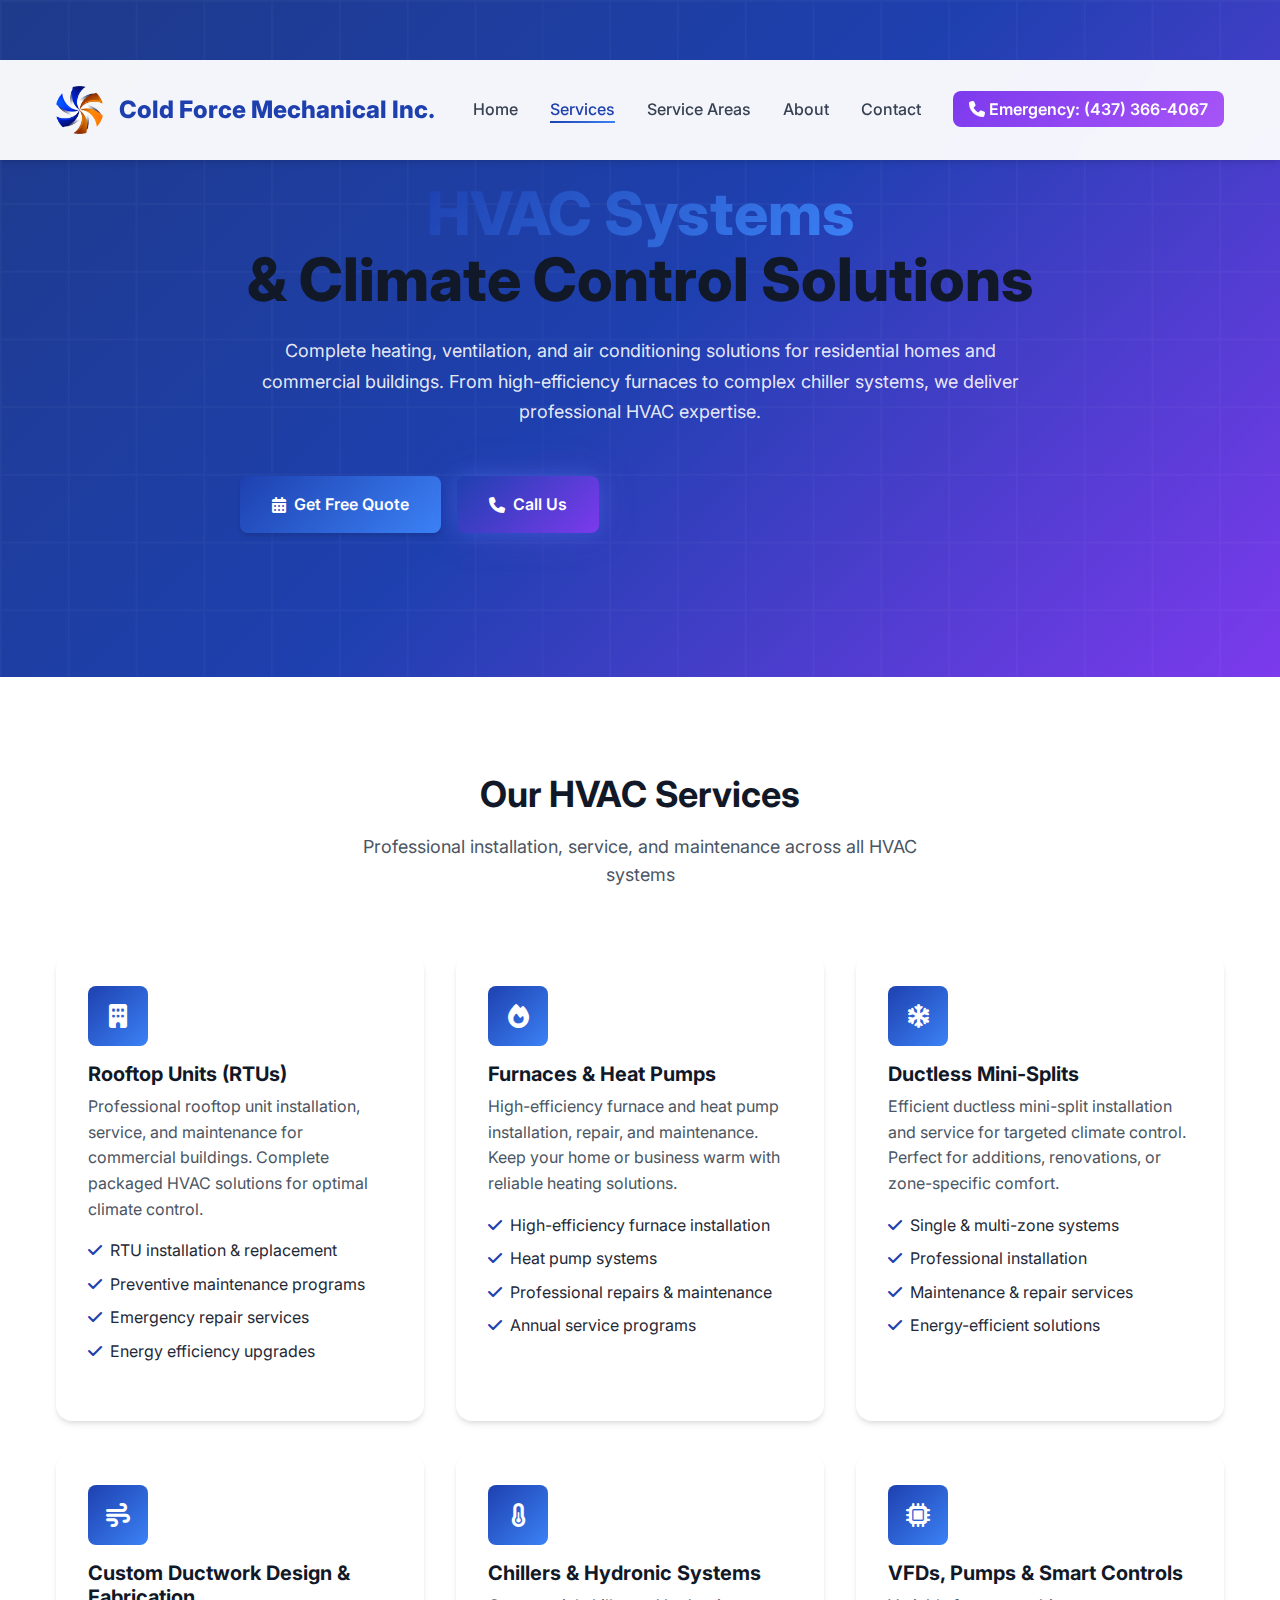
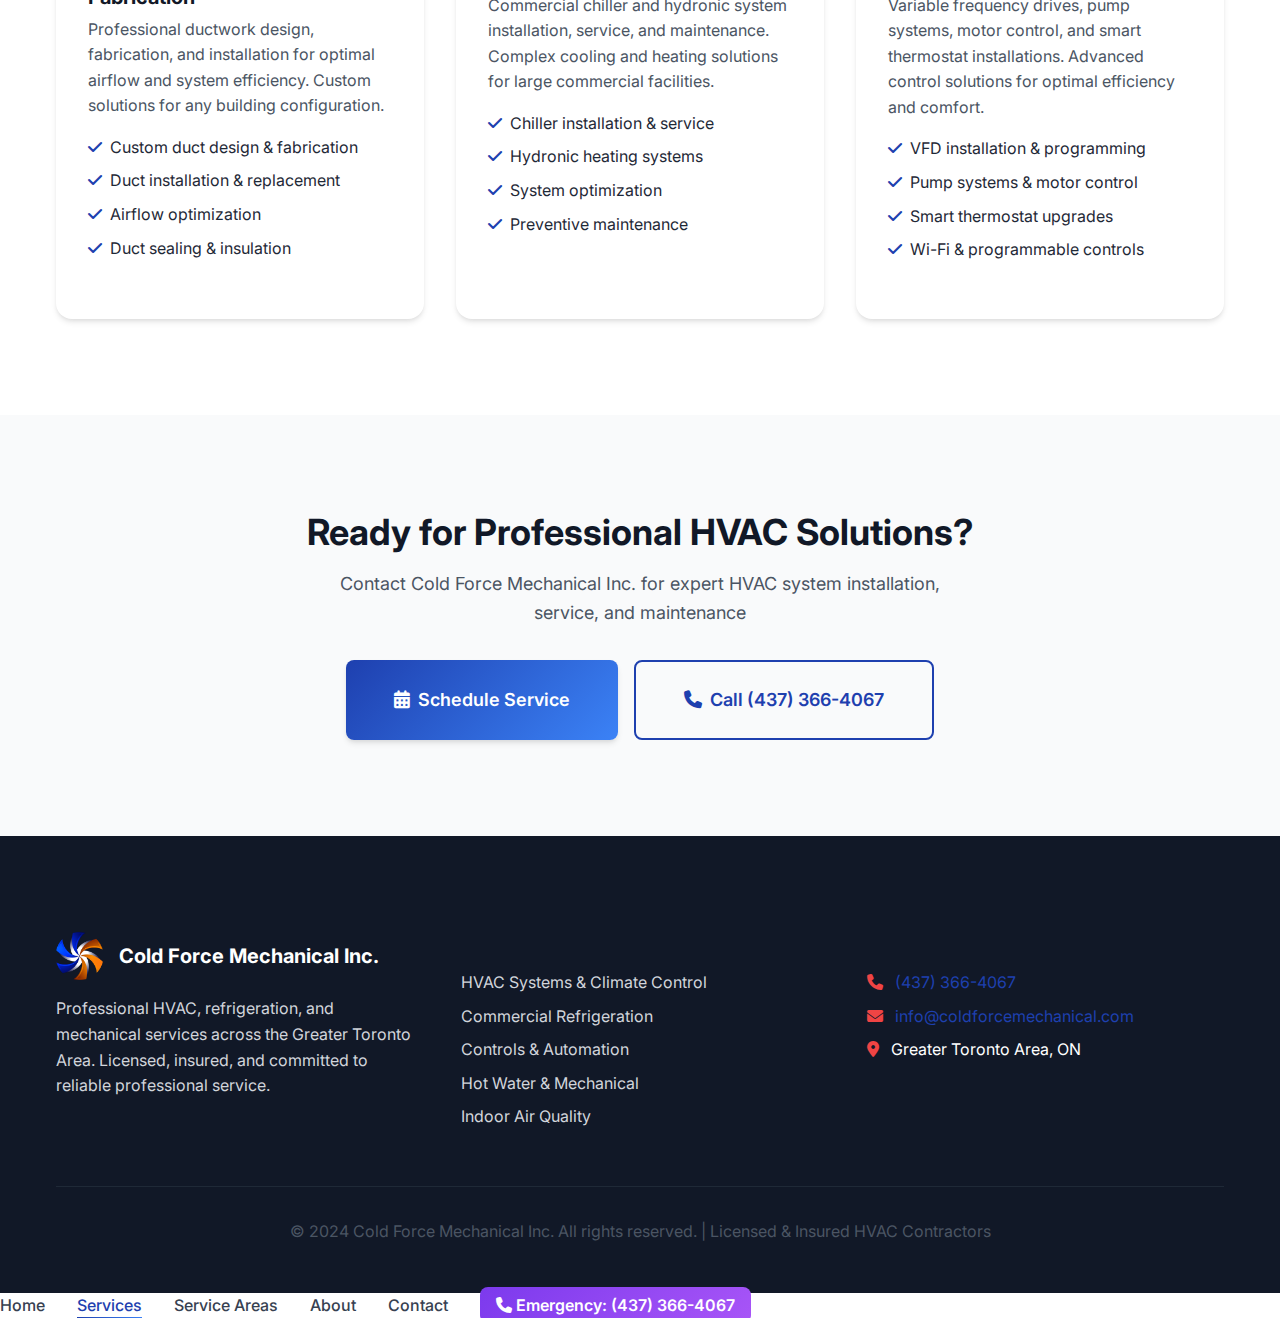
<file: services/hvac-systems.html>
<!DOCTYPE html>
<html lang="en">
<head>
    <meta charset="UTF-8">
    <meta name="viewport" content="width=device-width, initial-scale=1.0">
    <meta name="description" content="Complete HVAC Systems & Climate Control by Cold Force Mechanical Inc. - Rooftop units, furnaces, heat pumps, ductless splits, custom ductwork, chillers, hydronic systems, VFDs, and smart thermostats across Greater Toronto Area.">
    <meta name="keywords" content="HVAC systems GTA, rooftop units Toronto, furnaces heat pumps, ductless splits, custom ductwork, chillers hydronic systems, VFDs motor control, smart thermostats, commercial HVAC, residential HVAC">
    <meta name="author" content="Cold Force Mechanical Inc.">
    <meta name="robots" content="index, follow">
    
    <!-- Open Graph Meta Tags -->
    <meta property="og:title" content="HVAC Systems & Climate Control - Cold Force Mechanical Inc.">
    <meta property="og:description" content="Complete HVAC solutions including rooftop units, furnaces, heat pumps, ductless splits, custom ductwork, chillers, and smart thermostats across the GTA.">
    <meta property="og:type" content="website">
    <meta property="og:url" content="https://coldforcemechanical.com/services/hvac-systems.html">
    
    <title>HVAC Systems & Climate Control - Cold Force Mechanical Inc. | GTA</title>
    <link rel="stylesheet" href="../assets/css/main.css">
    <link rel="preconnect" href="https://fonts.googleapis.com">
    <link rel="preconnect" href="https://fonts.gstatic.com" crossorigin>
    <link href="https://fonts.googleapis.com/css2?family=Inter:wght@300;400;500;600;700;800&display=swap" rel="stylesheet">
    <link rel="stylesheet" href="https://cdnjs.cloudflare.com/ajax/libs/font-awesome/6.4.0/css/all.min.css">
</head>
<body>
    <!-- Header -->
    <header class="header" id="header">
        <nav class="nav container">
            <div class="nav__logo">
                <img src="../Logos/IconOnly_Transparent_NoBuffer.png" alt="Cold Force Mechanical Inc. Logo" class="logo-icon">
                <a href="../index.html" style="color: inherit; text-decoration: none;">
                    <span>Cold Force Mechanical<span class="mobile-hide"> Inc.</span></span>
                </a>
            </div>
            
            <div class="nav__menu" id="nav-menu">
                <ul class="nav__list">
                    <li class="nav__item">
                        <a href="../index.html" class="nav__link">Home</a>
                    </li>
                    <li class="nav__item">
                        <a href="index.html" class="nav__link active-link">Services</a>
                    </li>
                    <li class="nav__item">
                        <a href="../areas/index.html" class="nav__link">Service Areas</a>
                    </li>
                    <li class="nav__item">
                        <a href="../about.html" class="nav__link">About</a>
                    </li>
                    <li class="nav__item">
                        <a href="../contact.html" class="nav__link">Contact</a>
                    </li>
                    <li class="nav__item">
                        <a href="tel:+14373664067" class="nav__link emergency-btn">
                            <i class="fas fa-phone"></i> Emergency: (437) 366-4067
                        </a>
                    </li>
                </ul>
            </div>
            
            <div class="nav__toggle" id="nav-toggle">
                <i class="fas fa-bars"></i>
            </div>
        </nav>
    </header>

    <!-- Main Content -->
    <main class="main">
        <!-- Hero Section -->
        <section class="hero section">
            <div class="hero__container container">
                <div class="hero__data" style="text-align: center; max-width: 800px; margin: 0 auto;">
                    <h1 class="hero__title">
                        <span class="text-gradient">HVAC Systems</span><br>
                        & Climate Control Solutions
                    </h1>
                    <p class="hero__description">
                        Complete heating, ventilation, and air conditioning solutions for residential homes and commercial buildings. 
                        From high-efficiency furnaces to complex chiller systems, we deliver professional HVAC expertise.
                    </p>
                    <div class="hero__buttons">
                        <a href="../contact.html" class="button button--primary">
                            <i class="fas fa-calendar-alt"></i>
                            Get Free Quote
                        </a>
                        <a href="tel:+14373664067" class="button button--call">
                            <i class="fas fa-phone"></i>
                            Call Us
                        </a>
                    </div>
                </div>
            </div>
        </section>

        <!-- Services Overview -->
        <section class="services section">
            <div class="container">
                <div class="section__header">
                    <h2 class="section__title">Our HVAC Services</h2>
                    <p class="section__subtitle">
                        Professional installation, service, and maintenance across all HVAC systems
                    </p>
                </div>

                <div class="grid" style="grid-template-columns: repeat(auto-fit, minmax(350px, 1fr)); gap: 2rem;">
                    <!-- Rooftop Units -->
                    <div class="card">
                        <div class="card__icon">
                            <i class="fas fa-building"></i>
                        </div>
                        <h3 class="card__title">Rooftop Units (RTUs)</h3>
                        <p class="card__description">
                            Professional rooftop unit installation, service, and maintenance for commercial buildings. 
                            Complete packaged HVAC solutions for optimal climate control.
                        </p>
                        <ul style="list-style: none; padding: 0; margin-bottom: 1.5rem;">
                            <li style="margin-bottom: 0.5rem;"><i class="fas fa-check" style="color: var(--primary-blue); margin-right: 0.5rem;"></i>RTU installation & replacement</li>
                            <li style="margin-bottom: 0.5rem;"><i class="fas fa-check" style="color: var(--primary-blue); margin-right: 0.5rem;"></i>Preventive maintenance programs</li>
                            <li style="margin-bottom: 0.5rem;"><i class="fas fa-check" style="color: var(--primary-blue); margin-right: 0.5rem;"></i>Emergency repair services</li>
                            <li style="margin-bottom: 0.5rem;"><i class="fas fa-check" style="color: var(--primary-blue); margin-right: 0.5rem;"></i>Energy efficiency upgrades</li>
                        </ul>
                    </div>

                    <!-- Furnaces & Heat Pumps -->
                    <div class="card">
                        <div class="card__icon">
                            <i class="fas fa-fire"></i>
                        </div>
                        <h3 class="card__title">Furnaces & Heat Pumps</h3>
                        <p class="card__description">
                            High-efficiency furnace and heat pump installation, repair, and maintenance. 
                            Keep your home or business warm with reliable heating solutions.
                        </p>
                        <ul style="list-style: none; padding: 0; margin-bottom: 1.5rem;">
                            <li style="margin-bottom: 0.5rem;"><i class="fas fa-check" style="color: var(--primary-blue); margin-right: 0.5rem;"></i>High-efficiency furnace installation</li>
                            <li style="margin-bottom: 0.5rem;"><i class="fas fa-check" style="color: var(--primary-blue); margin-right: 0.5rem;"></i>Heat pump systems</li>
                            <li style="margin-bottom: 0.5rem;"><i class="fas fa-check" style="color: var(--primary-blue); margin-right: 0.5rem;"></i>Professional repairs & maintenance</li>
                            <li style="margin-bottom: 0.5rem;"><i class="fas fa-check" style="color: var(--primary-blue); margin-right: 0.5rem;"></i>Annual service programs</li>
                        </ul>
                    </div>

                    <!-- Ductless Mini-Splits -->
                    <div class="card">
                        <div class="card__icon">
                            <i class="fas fa-snowflake"></i>
                        </div>
                        <h3 class="card__title">Ductless Mini-Splits</h3>
                        <p class="card__description">
                            Efficient ductless mini-split installation and service for targeted climate control. 
                            Perfect for additions, renovations, or zone-specific comfort.
                        </p>
                        <ul style="list-style: none; padding: 0; margin-bottom: 1.5rem;">
                            <li style="margin-bottom: 0.5rem;"><i class="fas fa-check" style="color: var(--primary-blue); margin-right: 0.5rem;"></i>Single & multi-zone systems</li>
                            <li style="margin-bottom: 0.5rem;"><i class="fas fa-check" style="color: var(--primary-blue); margin-right: 0.5rem;"></i>Professional installation</li>
                            <li style="margin-bottom: 0.5rem;"><i class="fas fa-check" style="color: var(--primary-blue); margin-right: 0.5rem;"></i>Maintenance & repair services</li>
                            <li style="margin-bottom: 0.5rem;"><i class="fas fa-check" style="color: var(--primary-blue); margin-right: 0.5rem;"></i>Energy-efficient solutions</li>
                        </ul>
                    </div>

                    <!-- Custom Ductwork -->
                    <div class="card">
                        <div class="card__icon">
                            <i class="fas fa-wind"></i>
                        </div>
                        <h3 class="card__title">Custom Ductwork Design & Fabrication</h3>
                        <p class="card__description">
                            Professional ductwork design, fabrication, and installation for optimal airflow and system efficiency. 
                            Custom solutions for any building configuration.
                        </p>
                        <ul style="list-style: none; padding: 0; margin-bottom: 1.5rem;">
                            <li style="margin-bottom: 0.5rem;"><i class="fas fa-check" style="color: var(--primary-blue); margin-right: 0.5rem;"></i>Custom duct design & fabrication</li>
                            <li style="margin-bottom: 0.5rem;"><i class="fas fa-check" style="color: var(--primary-blue); margin-right: 0.5rem;"></i>Duct installation & replacement</li>
                            <li style="margin-bottom: 0.5rem;"><i class="fas fa-check" style="color: var(--primary-blue); margin-right: 0.5rem;"></i>Airflow optimization</li>
                            <li style="margin-bottom: 0.5rem;"><i class="fas fa-check" style="color: var(--primary-blue); margin-right: 0.5rem;"></i>Duct sealing & insulation</li>
                        </ul>
                    </div>

                    <!-- Chillers & Hydronic -->
                    <div class="card">
                        <div class="card__icon">
                            <i class="fas fa-thermometer-half"></i>
                        </div>
                        <h3 class="card__title">Chillers & Hydronic Systems</h3>
                        <p class="card__description">
                            Commercial chiller and hydronic system installation, service, and maintenance. 
                            Complex cooling and heating solutions for large commercial facilities.
                        </p>
                        <ul style="list-style: none; padding: 0; margin-bottom: 1.5rem;">
                            <li style="margin-bottom: 0.5rem;"><i class="fas fa-check" style="color: var(--primary-blue); margin-right: 0.5rem;"></i>Chiller installation & service</li>
                            <li style="margin-bottom: 0.5rem;"><i class="fas fa-check" style="color: var(--primary-blue); margin-right: 0.5rem;"></i>Hydronic heating systems</li>
                            <li style="margin-bottom: 0.5rem;"><i class="fas fa-check" style="color: var(--primary-blue); margin-right: 0.5rem;"></i>System optimization</li>
                            <li style="margin-bottom: 0.5rem;"><i class="fas fa-check" style="color: var(--primary-blue); margin-right: 0.5rem;"></i>Preventive maintenance</li>
                        </ul>
                    </div>

                    <!-- Smart Controls -->
                    <div class="card">
                        <div class="card__icon">
                            <i class="fas fa-microchip"></i>
                        </div>
                        <h3 class="card__title">VFDs, Pumps & Smart Controls</h3>
                        <p class="card__description">
                            Variable frequency drives, pump systems, motor control, and smart thermostat installations. 
                            Advanced control solutions for optimal efficiency and comfort.
                        </p>
                        <ul style="list-style: none; padding: 0; margin-bottom: 1.5rem;">
                            <li style="margin-bottom: 0.5rem;"><i class="fas fa-check" style="color: var(--primary-blue); margin-right: 0.5rem;"></i>VFD installation & programming</li>
                            <li style="margin-bottom: 0.5rem;"><i class="fas fa-check" style="color: var(--primary-blue); margin-right: 0.5rem;"></i>Pump systems & motor control</li>
                            <li style="margin-bottom: 0.5rem;"><i class="fas fa-check" style="color: var(--primary-blue); margin-right: 0.5rem;"></i>Smart thermostat upgrades</li>
                            <li style="margin-bottom: 0.5rem;"><i class="fas fa-check" style="color: var(--primary-blue); margin-right: 0.5rem;"></i>Wi-Fi & programmable controls</li>
                        </ul>
                    </div>
                </div>
            </div>
        </section>

        <!-- CTA Section -->
        <section class="section" style="background: var(--gray-50);">
            <div class="container">
                <div class="text-center">
                    <h2 class="section__title">Ready for Professional HVAC Solutions?</h2>
                    <p class="section__subtitle" style="margin-bottom: 2rem;">
                        Contact Cold Force Mechanical Inc. for expert HVAC system installation, service, and maintenance
                    </p>
                    <div style="display: flex; gap: 1rem; justify-content: center; flex-wrap: wrap;">
                        <a href="../contact.html" class="button button--primary button--large">
                            <i class="fas fa-calendar-alt"></i>
                            Schedule Service
                        </a>
                        <a href="tel:+14373664067" class="button button--outline button--large">
                            <i class="fas fa-phone"></i>
                            Call (437) 366-4067
                        </a>
                    </div>
                </div>
            </div>
        </section>
    </main>

    <!-- Footer -->
    <footer class="footer">
        <div class="container">
            <div class="footer__container grid">
                <div class="footer__content">
                    <div class="footer__logo">
                        <img src="../Logos/IconOnly_Transparent_NoBuffer.png" alt="Cold Force Mechanical Inc. Logo" class="logo-icon">
                        <span>Cold Force Mechanical<span class="mobile-hide"> Inc.</span></span>
                    </div>
                    <p class="footer__description">
                        Professional HVAC, refrigeration, and mechanical services across the Greater Toronto Area. 
                        Licensed, insured, and committed to reliable professional service.
                    </p>
                </div>

                <div class="footer__content">
                    <h3 class="footer__title">Our Services</h3>
                    <ul class="footer__links">
                        <li><a href="hvac-systems.html">HVAC Systems & Climate Control</a></li>
                        <li><a href="refrigeration.html">Commercial Refrigeration</a></li>
                        <li><a href="controls.html">Controls & Automation</a></li>
                        <li><a href="hot-water.html">Hot Water & Mechanical</a></li>
                        <li><a href="air-quality.html">Indoor Air Quality</a></li>
                    </ul>
                </div>

                <div class="footer__content">
                    <h3 class="footer__title">Contact Info</h3>
                    <ul class="footer__info" style="list-style: none; padding: 0;">
                        <li style="margin-bottom: 0.5rem;">
                            <i class="fas fa-phone" style="margin-right: 0.5rem; color: var(--accent-red);"></i>
                            <a href="tel:+14373664067">(437) 366-4067</a>
                        </li>
                        <li style="margin-bottom: 0.5rem;">
                            <i class="fas fa-envelope" style="margin-right: 0.5rem; color: var(--accent-red);"></i>
                            <a href="mailto:info@coldforcemechanical.com">info@coldforcemechanical.com</a>
                        </li>
                        <li style="margin-bottom: 0.5rem;">
                            <i class="fas fa-map-marker-alt" style="margin-right: 0.5rem; color: var(--accent-red);"></i>
                            <span>Greater Toronto Area, ON</span>
                        </li>
                    </ul>
                </div>
            </div>

            <div class="footer__bottom">
                <p>&copy; 2024 Cold Force Mechanical Inc. All rights reserved. | Licensed & Insured HVAC Contractors</p>
            </div>
        </div>
    </footer>

    <!-- JavaScript -->
    <script src="../assets/js/main.js"></script>
</body>
</html>
</file>
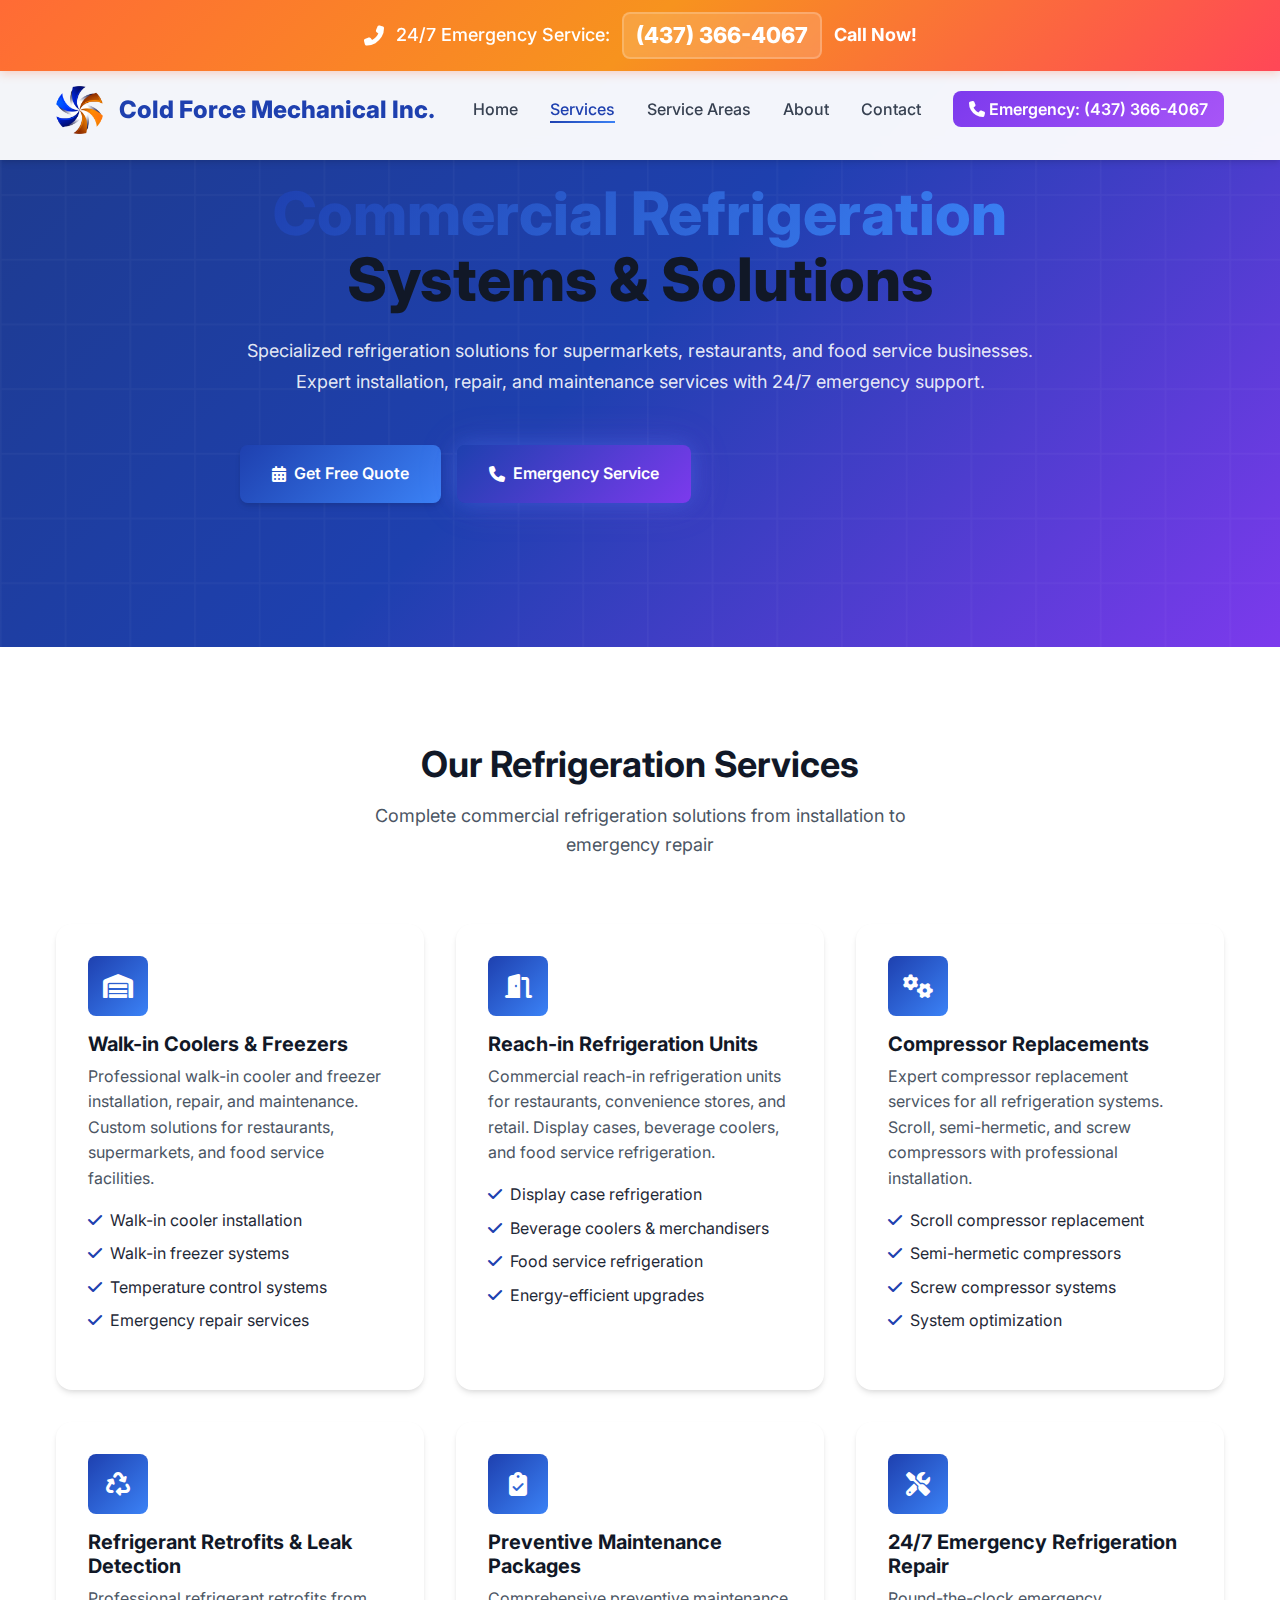
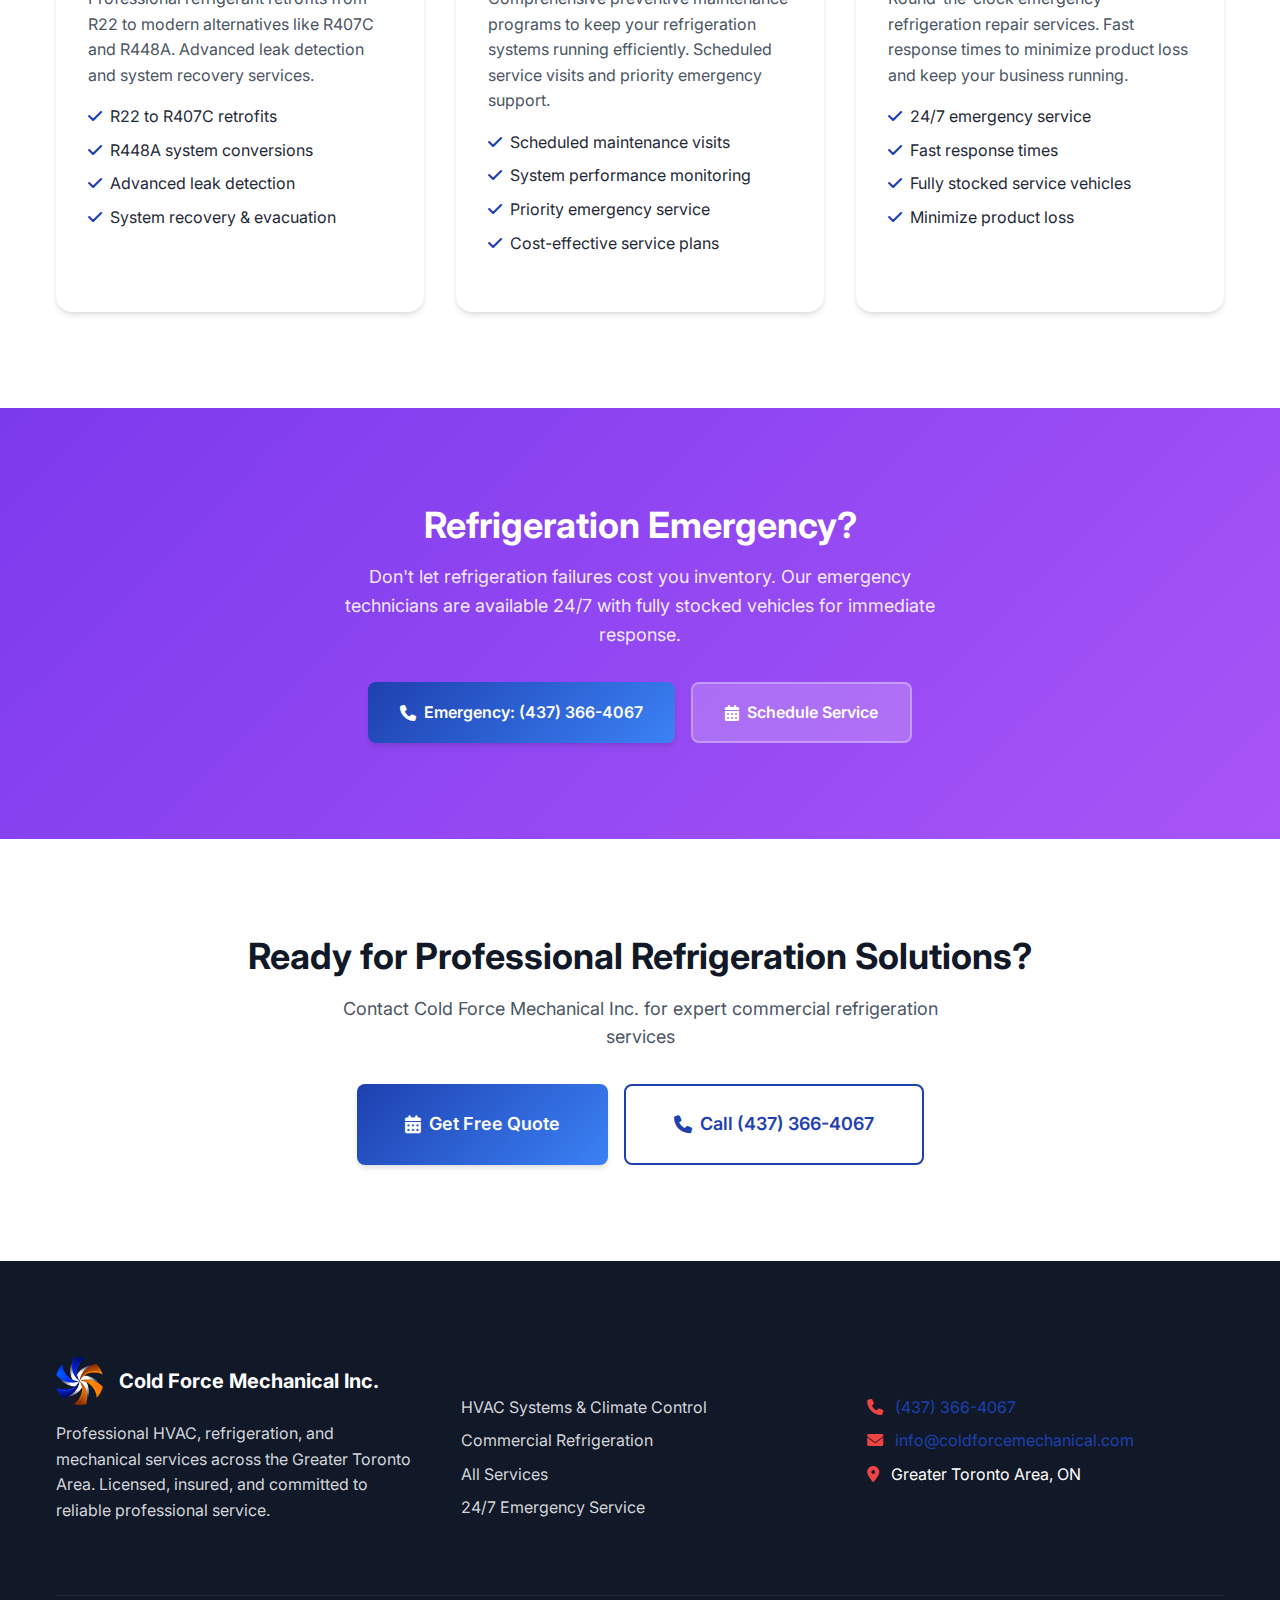
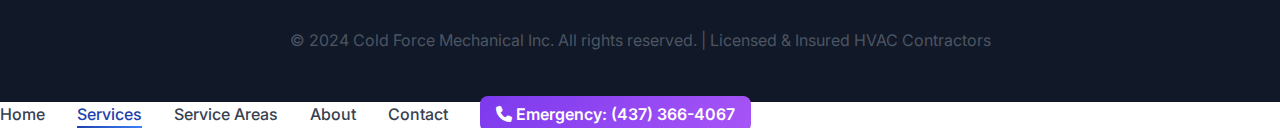
<file: services/refrigeration.html>
<!DOCTYPE html>
<html lang="en">
<head>
    <meta charset="UTF-8">
    <meta name="viewport" content="width=device-width, initial-scale=1.0">
    <meta name="description" content="Commercial Refrigeration Systems by Cold Force Mechanical Inc. - Walk-in coolers, freezers, reach-in units, compressor replacements, refrigerant retrofits, leak detection, and preventive maintenance across Greater Toronto Area.">
    <meta name="keywords" content="commercial refrigeration GTA, walk-in coolers Toronto, reach-in refrigeration, compressor replacement, refrigerant retrofits R22 R407C R448A, leak detection, preventive maintenance, supermarket refrigeration">
    <meta name="author" content="Cold Force Mechanical Inc.">
    <meta name="robots" content="index, follow">
    
    <!-- Open Graph Meta Tags -->
    <meta property="og:title" content="Commercial Refrigeration Systems - Cold Force Mechanical Inc.">
    <meta property="og:description" content="Specialized commercial refrigeration solutions including walk-in coolers, compressor replacements, refrigerant retrofits, and maintenance services across the GTA.">
    <meta property="og:type" content="website">
    <meta property="og:url" content="https://coldforcemechanical.com/services/refrigeration.html">
    
    <title>Commercial Refrigeration Systems - Cold Force Mechanical Inc. | GTA</title>
    <link rel="stylesheet" href="../assets/css/main.css">
    <link rel="preconnect" href="https://fonts.googleapis.com">
    <link rel="preconnect" href="https://fonts.gstatic.com" crossorigin>
    <link href="https://fonts.googleapis.com/css2?family=Inter:wght@300;400;500;600;700;800&display=swap" rel="stylesheet">
    <link rel="stylesheet" href="https://cdnjs.cloudflare.com/ajax/libs/font-awesome/6.4.0/css/all.min.css">
</head>
<body>
    <!-- Top Phone Bar -->
    <div class="top-phone-bar">
        <div class="container">
            <div class="phone-bar-content">
                <i class="fas fa-phone-alt phone-icon"></i>
                <span class="phone-text">24/7 Emergency Service:</span>
                <a href="tel:+14373664067" class="phone-number">(437) 366-4067</a>
                <span class="phone-cta">Call Now!</span>
            </div>
        </div>
    </div>

    <!-- Header -->
    <header class="header" id="header">
        <nav class="nav container">
            <div class="nav__logo">
                <img src="../Logos/IconOnly_Transparent_NoBuffer.png" alt="Cold Force Mechanical Inc. Logo" class="logo-icon">
                <a href="../index.html" style="color: inherit; text-decoration: none;">
                    <span>Cold Force Mechanical<span class="mobile-hide"> Inc.</span></span>
                </a>
            </div>
            
            <div class="nav__menu" id="nav-menu">
                <ul class="nav__list">
                    <li class="nav__item">
                        <a href="../index.html" class="nav__link">Home</a>
                    </li>
                    <li class="nav__item">
                        <a href="index.html" class="nav__link active-link">Services</a>
                    </li>
                    <li class="nav__item">
                        <a href="../areas/index.html" class="nav__link">Service Areas</a>
                    </li>
                    <li class="nav__item">
                        <a href="../about.html" class="nav__link">About</a>
                    </li>
                    <li class="nav__item">
                        <a href="../contact.html" class="nav__link">Contact</a>
                    </li>
                    <li class="nav__item">
                        <a href="tel:+14373664067" class="nav__link emergency-btn">
                            <i class="fas fa-phone"></i> Emergency: (437) 366-4067
                        </a>
                    </li>
                </ul>
            </div>
            
            <div class="nav__toggle" id="nav-toggle">
                <i class="fas fa-bars"></i>
            </div>
        </nav>
    </header>

    <!-- Main Content -->
    <main class="main">
        <!-- Hero Section -->
        <section class="hero section">
            <div class="hero__container container">
                <div class="hero__data" style="text-align: center; max-width: 800px; margin: 0 auto;">
                    <h1 class="hero__title">
                        <span class="text-gradient">Commercial Refrigeration</span><br>
                        Systems & Solutions
                    </h1>
                    <p class="hero__description">
                        Specialized refrigeration solutions for supermarkets, restaurants, and food service businesses. 
                        Expert installation, repair, and maintenance services with 24/7 emergency support.
                    </p>
                    <div class="hero__buttons">
                        <a href="../contact.html" class="button button--primary">
                            <i class="fas fa-calendar-alt"></i>
                            Get Free Quote
                        </a>
                        <a href="tel:+14373664067" class="button button--call">
                            <i class="fas fa-phone"></i>
                            Emergency Service
                        </a>
                    </div>
                </div>
            </div>
        </section>

        <!-- Services Overview -->
        <section class="services section">
            <div class="container">
                <div class="section__header">
                    <h2 class="section__title">Our Refrigeration Services</h2>
                    <p class="section__subtitle">
                        Complete commercial refrigeration solutions from installation to emergency repair
                    </p>
                </div>

                <div class="grid" style="grid-template-columns: repeat(auto-fit, minmax(350px, 1fr)); gap: 2rem;">
                    <!-- Walk-in Coolers & Freezers -->
                    <div class="card">
                        <div class="card__icon">
                            <i class="fas fa-warehouse"></i>
                        </div>
                        <h3 class="card__title">Walk-in Coolers & Freezers</h3>
                        <p class="card__description">
                            Professional walk-in cooler and freezer installation, repair, and maintenance. 
                            Custom solutions for restaurants, supermarkets, and food service facilities.
                        </p>
                        <ul style="list-style: none; padding: 0; margin-bottom: 1.5rem;">
                            <li style="margin-bottom: 0.5rem;"><i class="fas fa-check" style="color: var(--primary-blue); margin-right: 0.5rem;"></i>Walk-in cooler installation</li>
                            <li style="margin-bottom: 0.5rem;"><i class="fas fa-check" style="color: var(--primary-blue); margin-right: 0.5rem;"></i>Walk-in freezer systems</li>
                            <li style="margin-bottom: 0.5rem;"><i class="fas fa-check" style="color: var(--primary-blue); margin-right: 0.5rem;"></i>Temperature control systems</li>
                            <li style="margin-bottom: 0.5rem;"><i class="fas fa-check" style="color: var(--primary-blue); margin-right: 0.5rem;"></i>Emergency repair services</li>
                        </ul>
                    </div>

                    <!-- Reach-in Refrigeration -->
                    <div class="card">
                        <div class="card__icon">
                            <i class="fas fa-door-open"></i>
                        </div>
                        <h3 class="card__title">Reach-in Refrigeration Units</h3>
                        <p class="card__description">
                            Commercial reach-in refrigeration units for restaurants, convenience stores, and retail. 
                            Display cases, beverage coolers, and food service refrigeration.
                        </p>
                        <ul style="list-style: none; padding: 0; margin-bottom: 1.5rem;">
                            <li style="margin-bottom: 0.5rem;"><i class="fas fa-check" style="color: var(--primary-blue); margin-right: 0.5rem;"></i>Display case refrigeration</li>
                            <li style="margin-bottom: 0.5rem;"><i class="fas fa-check" style="color: var(--primary-blue); margin-right: 0.5rem;"></i>Beverage coolers & merchandisers</li>
                            <li style="margin-bottom: 0.5rem;"><i class="fas fa-check" style="color: var(--primary-blue); margin-right: 0.5rem;"></i>Food service refrigeration</li>
                            <li style="margin-bottom: 0.5rem;"><i class="fas fa-check" style="color: var(--primary-blue); margin-right: 0.5rem;"></i>Energy-efficient upgrades</li>
                        </ul>
                    </div>

                    <!-- Compressor Replacements -->
                    <div class="card">
                        <div class="card__icon">
                            <i class="fas fa-cogs"></i>
                        </div>
                        <h3 class="card__title">Compressor Replacements</h3>
                        <p class="card__description">
                            Expert compressor replacement services for all refrigeration systems. 
                            Scroll, semi-hermetic, and screw compressors with professional installation.
                        </p>
                        <ul style="list-style: none; padding: 0; margin-bottom: 1.5rem;">
                            <li style="margin-bottom: 0.5rem;"><i class="fas fa-check" style="color: var(--primary-blue); margin-right: 0.5rem;"></i>Scroll compressor replacement</li>
                            <li style="margin-bottom: 0.5rem;"><i class="fas fa-check" style="color: var(--primary-blue); margin-right: 0.5rem;"></i>Semi-hermetic compressors</li>
                            <li style="margin-bottom: 0.5rem;"><i class="fas fa-check" style="color: var(--primary-blue); margin-right: 0.5rem;"></i>Screw compressor systems</li>
                            <li style="margin-bottom: 0.5rem;"><i class="fas fa-check" style="color: var(--primary-blue); margin-right: 0.5rem;"></i>System optimization</li>
                        </ul>
                    </div>

                    <!-- Refrigerant Retrofits -->
                    <div class="card">
                        <div class="card__icon">
                            <i class="fas fa-recycle"></i>
                        </div>
                        <h3 class="card__title">Refrigerant Retrofits & Leak Detection</h3>
                        <p class="card__description">
                            Professional refrigerant retrofits from R22 to modern alternatives like R407C and R448A. 
                            Advanced leak detection and system recovery services.
                        </p>
                        <ul style="list-style: none; padding: 0; margin-bottom: 1.5rem;">
                            <li style="margin-bottom: 0.5rem;"><i class="fas fa-check" style="color: var(--primary-blue); margin-right: 0.5rem;"></i>R22 to R407C retrofits</li>
                            <li style="margin-bottom: 0.5rem;"><i class="fas fa-check" style="color: var(--primary-blue); margin-right: 0.5rem;"></i>R448A system conversions</li>
                            <li style="margin-bottom: 0.5rem;"><i class="fas fa-check" style="color: var(--primary-blue); margin-right: 0.5rem;"></i>Advanced leak detection</li>
                            <li style="margin-bottom: 0.5rem;"><i class="fas fa-check" style="color: var(--primary-blue); margin-right: 0.5rem;"></i>System recovery & evacuation</li>
                        </ul>
                    </div>

                    <!-- Preventive Maintenance -->
                    <div class="card">
                        <div class="card__icon">
                            <i class="fas fa-clipboard-check"></i>
                        </div>
                        <h3 class="card__title">Preventive Maintenance Packages</h3>
                        <p class="card__description">
                            Comprehensive preventive maintenance programs to keep your refrigeration systems running efficiently. 
                            Scheduled service visits and priority emergency support.
                        </p>
                        <ul style="list-style: none; padding: 0; margin-bottom: 1.5rem;">
                            <li style="margin-bottom: 0.5rem;"><i class="fas fa-check" style="color: var(--primary-blue); margin-right: 0.5rem;"></i>Scheduled maintenance visits</li>
                            <li style="margin-bottom: 0.5rem;"><i class="fas fa-check" style="color: var(--primary-blue); margin-right: 0.5rem;"></i>System performance monitoring</li>
                            <li style="margin-bottom: 0.5rem;"><i class="fas fa-check" style="color: var(--primary-blue); margin-right: 0.5rem;"></i>Priority emergency service</li>
                            <li style="margin-bottom: 0.5rem;"><i class="fas fa-check" style="color: var(--primary-blue); margin-right: 0.5rem;"></i>Cost-effective service plans</li>
                        </ul>
                    </div>

                    <!-- Emergency Repair -->
                    <div class="card">
                        <div class="card__icon">
                            <i class="fas fa-tools"></i>
                        </div>
                        <h3 class="card__title">24/7 Emergency Refrigeration Repair</h3>
                        <p class="card__description">
                            Round-the-clock emergency refrigeration repair services. Fast response times to minimize 
                            product loss and keep your business running.
                        </p>
                        <ul style="list-style: none; padding: 0; margin-bottom: 1.5rem;">
                            <li style="margin-bottom: 0.5rem;"><i class="fas fa-check" style="color: var(--primary-blue); margin-right: 0.5rem;"></i>24/7 emergency service</li>
                            <li style="margin-bottom: 0.5rem;"><i class="fas fa-check" style="color: var(--primary-blue); margin-right: 0.5rem;"></i>Fast response times</li>
                            <li style="margin-bottom: 0.5rem;"><i class="fas fa-check" style="color: var(--primary-blue); margin-right: 0.5rem;"></i>Fully stocked service vehicles</li>
                            <li style="margin-bottom: 0.5rem;"><i class="fas fa-check" style="color: var(--primary-blue); margin-right: 0.5rem;"></i>Minimize product loss</li>
                        </ul>
                    </div>
                </div>
            </div>
        </section>

        <!-- Emergency CTA Section -->
        <section class="section" style="background: var(--gradient-accent); color: var(--white);">
            <div class="container">
                <div class="text-center">
                    <h2 style="color: var(--white); margin-bottom: 1rem;">Refrigeration Emergency?</h2>
                    <p style="font-size: var(--font-size-lg); margin-bottom: 2rem; color: rgba(255,255,255,0.9); max-width: 600px; margin-left: auto; margin-right: auto;">
                        Don't let refrigeration failures cost you inventory. Our emergency technicians are available 
                        24/7 with fully stocked vehicles for immediate response.
                    </p>
                    <div style="display: flex; gap: 1rem; justify-content: center; flex-wrap: wrap;">
                        <a href="tel:+14373664067" class="button button--primary">
                            <i class="fas fa-phone"></i>
                            Emergency: (437) 366-4067
                        </a>
                        <a href="../contact.html" class="button" style="background: rgba(255,255,255,0.2); color: var(--white); border: 2px solid rgba(255,255,255,0.3);">
                            <i class="fas fa-calendar-alt"></i>
                            Schedule Service
                        </a>
                    </div>
                </div>
            </div>
        </section>

        <!-- CTA Section -->
        <section class="section">
            <div class="container">
                <div class="text-center">
                    <h2 class="section__title">Ready for Professional Refrigeration Solutions?</h2>
                    <p class="section__subtitle" style="margin-bottom: 2rem;">
                        Contact Cold Force Mechanical Inc. for expert commercial refrigeration services
                    </p>
                    <div style="display: flex; gap: 1rem; justify-content: center; flex-wrap: wrap;">
                        <a href="../contact.html" class="button button--primary button--large">
                            <i class="fas fa-calendar-alt"></i>
                            Get Free Quote
                        </a>
                        <a href="tel:+14373664067" class="button button--outline button--large">
                            <i class="fas fa-phone"></i>
                            Call (437) 366-4067
                        </a>
                    </div>
                </div>
            </div>
        </section>
    </main>

    <!-- Footer -->
    <footer class="footer">
        <div class="container">
            <div class="footer__container grid">
                <div class="footer__content">
                    <div class="footer__logo">
                        <img src="../Logos/IconOnly_Transparent_NoBuffer.png" alt="Cold Force Mechanical Inc. Logo" class="logo-icon">
                        <span>Cold Force Mechanical<span class="mobile-hide"> Inc.</span></span>
                    </div>
                    <p class="footer__description">
                        Professional HVAC, refrigeration, and mechanical services across the Greater Toronto Area. 
                        Licensed, insured, and committed to reliable professional service.
                    </p>
                </div>

                <div class="footer__content">
                    <h3 class="footer__title">Our Services</h3>
                    <ul class="footer__links">
                        <li><a href="hvac-systems.html">HVAC Systems & Climate Control</a></li>
                        <li><a href="refrigeration.html">Commercial Refrigeration</a></li>
                        <li><a href="index.html">All Services</a></li>
                        <li><a href="../emergency.html">24/7 Emergency Service</a></li>
                    </ul>
                </div>

                <div class="footer__content">
                    <h3 class="footer__title">Contact Info</h3>
                    <ul class="footer__info" style="list-style: none; padding: 0;">
                        <li style="margin-bottom: 0.5rem;">
                            <i class="fas fa-phone" style="margin-right: 0.5rem; color: var(--accent-red);"></i>
                            <a href="tel:+14373664067">(437) 366-4067</a>
                        </li>
                        <li style="margin-bottom: 0.5rem;">
                            <i class="fas fa-envelope" style="margin-right: 0.5rem; color: var(--accent-red);"></i>
                            <a href="mailto:info@coldforcemechanical.com">info@coldforcemechanical.com</a>
                        </li>
                        <li style="margin-bottom: 0.5rem;">
                            <i class="fas fa-map-marker-alt" style="margin-right: 0.5rem; color: var(--accent-red);"></i>
                            <span>Greater Toronto Area, ON</span>
                        </li>
                    </ul>
                </div>
            </div>

            <div class="footer__bottom">
                <p>&copy; 2024 Cold Force Mechanical Inc. All rights reserved. | Licensed & Insured HVAC Contractors</p>
            </div>
        </div>
    </footer>

    <!-- JavaScript -->
    <script src="../assets/js/main.js"></script>
</body>
</html>
</file>
<file: assets/css/main.css>
/* ===== COLD FORCE MECHANICAL INC. - MAIN STYLESHEET ===== */

/* ===== CSS VARIABLES ===== */
:root {
  /* Colors */
  --primary-blue: #1e40af;
  --primary-blue-light: #3b82f6;
  --primary-blue-dark: #1e3a8a;
  --accent-purple: #7c3aed;
  --accent-purple-light: #a855f7;
  --accent-purple-dark: #5b21b6;
  --accent-red: #ef4444;
  
  /* Neutral Colors */
  --white: #ffffff;
  --gray-50: #f9fafb;
  --gray-100: #f3f4f6;
  --gray-200: #e5e7eb;
  --gray-300: #d1d5db;
  --gray-400: #9ca3af;
  --gray-500: #6b7280;
  --gray-600: #4b5563;
  --gray-700: #374151;
  --gray-800: #1f2937;
  --gray-900: #111827;
  
  /* Gradients */
  --gradient-primary: linear-gradient(135deg, var(--primary-blue) 0%, var(--primary-blue-light) 100%);
  --gradient-accent: linear-gradient(135deg, var(--accent-purple) 0%, var(--accent-purple-light) 100%);
  --gradient-hero: linear-gradient(135deg, var(--primary-blue-dark) 0%, var(--primary-blue) 50%, var(--accent-purple) 100%);
  
  /* Typography */
  --font-family: 'Inter', -apple-system, BlinkMacSystemFont, 'Segoe UI', Roboto, sans-serif;
  --font-size-xs: 0.75rem;
  --font-size-sm: 0.875rem;
  --font-size-base: 1rem;
  --font-size-lg: 1.125rem;
  --font-size-xl: 1.25rem;
  --font-size-2xl: 1.5rem;
  --font-size-3xl: 1.875rem;
  --font-size-4xl: 2.25rem;
  --font-size-5xl: 3rem;
  --font-size-6xl: 3.75rem;
  
  /* Spacing */
  --spacing-xs: 0.25rem;
  --spacing-sm: 0.5rem;
  --spacing-md: 1rem;
  --spacing-lg: 1.5rem;
  --spacing-xl: 2rem;
  --spacing-2xl: 3rem;
  --spacing-3xl: 4rem;
  --spacing-4xl: 6rem;
  
  /* Layout */
  --container-max-width: 1200px;
  --border-radius: 0.5rem;
  --border-radius-lg: 1rem;
  --box-shadow: 0 4px 6px -1px rgba(0, 0, 0, 0.1), 0 2px 4px -1px rgba(0, 0, 0, 0.06);
  --box-shadow-lg: 0 10px 15px -3px rgba(0, 0, 0, 0.1), 0 4px 6px -2px rgba(0, 0, 0, 0.05);
  --box-shadow-xl: 0 20px 25px -5px rgba(0, 0, 0, 0.1), 0 10px 10px -5px rgba(0, 0, 0, 0.04);
  
  /* Transitions */
  --transition-fast: 0.15s ease-in-out;
  --transition-normal: 0.3s ease-in-out;
  --transition-slow: 0.5s ease-in-out;
  
  /* Z-index */
  --z-dropdown: 1000;
  --z-sticky: 1020;
  --z-fixed: 1030;
  --z-modal: 1040;
  --z-popover: 1050;
  --z-tooltip: 1060;
}

/* ===== ACCESSIBILITY & PERFORMANCE OPTIMIZATIONS ===== */
/* Respect user's motion preferences */
@media (prefers-reduced-motion: reduce) {
  /* Respect reduced motion for non-essential animations */
  .phone-icon,
  .phone-cta,
  .top-phone-bar,
  .hero__company-name {
    animation: none !important;
    transform: none !important;
  }
  
  /* Keep mobile fan animation disabled for reduced motion */
  .hero__fan-mobile .hvac-blades-spin,
  .hero__fan-mobile .hero__fan-svg {
    animation: none !important;
    transform: none !important;
  }
  
  /* Reduced motion: slower interactive logo states for accessibility */
  @media screen and (min-width: 768px) {
    .hero__logo-spin.logo-state-normal {
      animation: logo-spin 15s linear infinite, logo-glow-pulse 8s ease-in-out infinite !important;
    }
    
    .hero__logo-spin.logo-state-fast {
      animation: logo-spin 8s linear infinite, logo-glow-pulse-fast 5s ease-in-out infinite !important;
    }
    
    .hero__logo-spin.logo-state-reverse {
      animation: logo-spin-reverse 15s linear infinite, logo-glow-pulse-reverse 8s ease-in-out infinite !important;
    }
    
    /* Removed conflicting hover rule that was stopping logo animation */
    
    /* Reduce interaction feedback */
    .hero__logo-spin.logo-interacting {
      transform: scale(1) !important;
    }
  }
  
  /* Disable mobile logo spinning for reduced motion */
  @media screen and (max-width: 767px) {
    .nav__logo-spin,
    .hero__logo-spin {
      animation: none !important;
      transform: none !important;
    }
    
    /* Disable all interactive states on mobile for reduced motion */
    .hero__logo-spin.logo-state-normal,
    .hero__logo-spin.logo-state-fast,
    .hero__logo-spin.logo-state-reverse {
      animation: none !important;
      transform: none !important;
    }
  }
}

/* High contrast mode support */
@media (prefers-contrast: high) {
  .top-phone-bar {
    background: #000000;
    border-bottom: 3px solid #ffffff;
  }
  
  .phone-number {
    background: #ffffff;
    color: #000000;
    border: 2px solid #000000;
  }
  
  .nav__logo-spin,
  .hero__logo-spin {
    border-color: #ffffff;
    background: #000000;
  }
}

/* Focus indicators for keyboard navigation */
.phone-number:focus,
.nav__logo-spin:focus,
.hero__logo-spin:focus {
  outline: 3px solid #ffff00;
  outline-offset: 2px;
}

/* ===== TOP PHONE BAR ===== */
.top-phone-bar {
  background: linear-gradient(135deg, #ff6b35 0%, #f7931e 50%, #ff4757 100%);
  color: var(--white);
  padding: 0.75rem 0;
  position: fixed;
  top: 0;
  left: 0;
  width: 100%;
  z-index: calc(var(--z-fixed) + 10);
  box-shadow: 0 2px 10px rgba(255, 107, 53, 0.3);
  animation: phone-bar-glow 3s ease-in-out infinite alternate;
}

@keyframes phone-bar-glow {
  from {
    box-shadow: 0 2px 10px rgba(255, 107, 53, 0.3);
  }
  to {
    box-shadow: 0 2px 15px rgba(255, 107, 53, 0.5), 0 0 20px rgba(247, 147, 30, 0.3);
  }
}

.phone-bar-content {
  display: flex;
  align-items: center;
  justify-content: center;
  gap: 0.75rem;
  font-weight: 600;
  font-size: var(--font-size-lg);
}

.phone-icon {
  font-size: 1.25rem;
  animation: phone-pulse 2s ease-in-out infinite;
}

@keyframes phone-pulse {
  0%, 100% {
    transform: scale(1);
  }
  50% {
    transform: scale(1.1);
  }
}

.phone-text {
  font-weight: 500;
}

.phone-number {
  color: var(--white);
  font-weight: 800;
  font-size: 1.375rem;
  text-decoration: none;
  padding: 0.25rem 0.75rem;
  border-radius: var(--border-radius);
  background: rgba(255, 255, 255, 0.15);
  backdrop-filter: blur(5px);
  transition: all var(--transition-normal);
  border: 2px solid rgba(255, 255, 255, 0.2);
}

.phone-number:hover {
  background: rgba(255, 255, 255, 0.25);
  transform: scale(1.05);
  color: var(--white);
  border-color: rgba(255, 255, 255, 0.4);
}

.phone-cta {
  font-weight: 700;
  animation: cta-bounce 2s ease-in-out infinite;
}

@keyframes cta-bounce {
  0%, 100% {
    transform: translateY(0);
  }
  50% {
    transform: translateY(-2px);
  }
}

/* ===== COMPANY LOGO SPINNING ANIMATION ===== */
/* Cross-browser keyframes for logo spinning */
@keyframes logo-spin {
  from {
    transform: rotate(0deg);
  }
  to {
    transform: rotate(360deg);
  }
}

@-webkit-keyframes logo-spin {
  from {
    -webkit-transform: rotate(0deg);
    transform: rotate(0deg);
  }
  to {
    -webkit-transform: rotate(360deg);
    transform: rotate(360deg);
  }
}

@-moz-keyframes logo-spin {
  from {
    -moz-transform: rotate(0deg);
    transform: rotate(0deg);
  }
  to {
    -moz-transform: rotate(360deg);
    transform: rotate(360deg);
  }
}

@keyframes logo-glow-pulse {
  0%, 100% {
    filter: drop-shadow(0 0 10px rgba(30, 64, 175, 0.4));
  }
  50% {
    filter: drop-shadow(0 0 20px rgba(124, 58, 237, 0.5));
  }
}

@-webkit-keyframes logo-glow-pulse {
  0%, 100% {
    -webkit-filter: drop-shadow(0 0 10px rgba(30, 64, 175, 0.4));
    filter: drop-shadow(0 0 10px rgba(30, 64, 175, 0.4));
  }
  50% {
    -webkit-filter: drop-shadow(0 0 20px rgba(124, 58, 237, 0.5));
    filter: drop-shadow(0 0 20px rgba(124, 58, 237, 0.5));
  }
}

/* Reverse spinning keyframes for interactive logo */
@keyframes logo-spin-reverse {
  from {
    transform: rotate(360deg);
  }
  to {
    transform: rotate(0deg);
  }
}

@-webkit-keyframes logo-spin-reverse {
  from {
    -webkit-transform: rotate(360deg);
    transform: rotate(360deg);
  }
  to {
    -webkit-transform: rotate(0deg);
    transform: rotate(0deg);
  }
}

@-moz-keyframes logo-spin-reverse {
  from {
    -moz-transform: rotate(360deg);
    transform: rotate(360deg);
  }
  to {
    -moz-transform: rotate(0deg);
    transform: rotate(0deg);
  }
}

/* Enhanced glow pulse for interactive states */
@keyframes logo-glow-pulse-fast {
  0%, 100% {
    filter: drop-shadow(0 0 15px rgba(30, 64, 175, 0.6));
  }
  50% {
    filter: drop-shadow(0 0 30px rgba(124, 58, 237, 0.8));
  }
}

@keyframes logo-glow-pulse-reverse {
  0%, 100% {
    filter: drop-shadow(0 0 12px rgba(239, 68, 68, 0.5));
  }
  50% {
    filter: drop-shadow(0 0 25px rgba(239, 68, 68, 0.7));
  }
}

/* Hero Logo Dynamic Spinning Animation */
.hero__logo-spin {
  /* CSS Custom Properties for dynamic control */
  --logo-glow-intensity: 0.4;
  --logo-scale: 1;
  --logo-border-opacity: 0.3;
  
  /* FIXED: Removed conflicting CSS animation - JavaScript controls rotation directly */
  /* animation: none; - JavaScript will handle all rotation */
  transform-origin: center center;
  transform: scale(var(--logo-scale)) rotate(0deg);
  will-change: transform, filter;
  
  /* Hardware acceleration optimization */
  backface-visibility: hidden;
  -webkit-backface-visibility: hidden;
  
  /* Professional circular border with dynamic opacity */
  border: 3px solid rgba(30, 64, 175, var(--logo-border-opacity));
  border-radius: 50%;
  padding: 20px;
  background: rgba(255, 255, 255, 0.05);
  backdrop-filter: blur(5px);
  
  /* Interactive cursor */
  cursor: grab;
  -webkit-tap-highlight-color: transparent;
  user-select: none;
  -webkit-user-select: none;
  
  /* CRITICAL: Ensure mouse events work */
  pointer-events: auto;
  
  /* Dynamic glow effect */
  filter: drop-shadow(0 0 calc(20px * var(--logo-glow-intensity)) rgba(30, 64, 175, var(--logo-glow-intensity)));
  
  /* Smooth transitions for property changes */
  transition:
    --logo-spin-duration 0.3s ease-out,
    --logo-glow-intensity 0.2s ease-out,
    --logo-scale 0.2s ease-out,
    --logo-border-opacity 0.2s ease-out,
    filter 0.2s ease-out,
    transform 0.2s ease-out;
}

/* REMOVED: CSS keyframes - JavaScript handles all rotation now */
/* This eliminates the animation conflict that was preventing mouse control */

/* Interactive states */
.hero__logo-spin.logo-controlled {
  cursor: grabbing;
  --logo-glow-intensity: 0.6;
  --logo-scale: 1.02;
  --logo-border-opacity: 0.5;
}

.hero__logo-spin.logo-idle {
  --logo-glow-intensity: 0.3;
  --logo-scale: 1;
  --logo-border-opacity: 0.2;
}
.hero__logo-spin.logo-medium-speed {
  --logo-glow-intensity: 0.5;
  --logo-border-opacity: 0.4;
  border-color: rgba(30, 64, 175, var(--logo-border-opacity));
  filter: drop-shadow(0 0 15px rgba(30, 64, 175, 0.3));
}


.hero__logo-spin.logo-fast-forward {
  --logo-spin-direction: 1;
  --logo-glow-intensity: 0.7;
  --logo-border-opacity: 0.6;
  border-color: rgba(124, 58, 237, var(--logo-border-opacity));
}

.hero__logo-spin.logo-fast-reverse {
  --logo-glow-intensity: 0.7;
  --logo-border-opacity: 0.6;
  border-color: rgba(220, 38, 127, var(--logo-border-opacity));
  --logo-glow-intensity: 0.7;
  --logo-border-opacity: 0.6;
  border-color: rgba(239, 68, 68, var(--logo-border-opacity));
}

/* Mobile-specific optimizations and touch feedback */
@media screen and (max-width: 768px) {
  .hero__logo-spin {
    /* Enhanced touch performance */
    touch-action: manipulation;
    -webkit-touch-callout: none;
    -webkit-tap-highlight-color: transparent;
    /* Optimize for mobile rendering */
    -webkit-transform: translateZ(0);
    transform: translateZ(0);
    /* Reduce complexity for mobile */
    backdrop-filter: none;
  }
  
  .hero__logo-spin:active {
    transform: scale(0.98);
  }
  
  /* Mobile interactive states with reduced complexity */
  .hero__logo-spin.logo-state-normal {
    animation: logo-spin 5s linear infinite, logo-glow-pulse 2.5s ease-in-out infinite;
  }
  
  .hero__logo-spin.logo-state-fast {
    animation: logo-spin 2s linear infinite, logo-glow-pulse-fast 1.5s ease-in-out infinite;
  }
  
  .hero__logo-spin.logo-state-reverse {
    animation: logo-spin-reverse 5s linear infinite, logo-glow-pulse-reverse 2.5s ease-in-out infinite;
  }
  
  /* Simplified mobile interaction feedback */
  .hero__logo-spin.logo-interacting {
    transform: scale(0.95);
    transition: transform 0.1s ease-out;
  }
  
  /* Reduce visual complexity on smaller screens */
  @media screen and (max-width: 480px) {
    .hero__logo-spin {
      filter: drop-shadow(0 0 10px rgba(255, 255, 255, 0.2));
      border-width: 2px;
      padding: 15px;
    }
    
    .hero__logo-spin.logo-state-fast,
    .hero__logo-spin.logo-state-reverse {
      filter: drop-shadow(0 0 15px rgba(255, 255, 255, 0.3));
    }
  }
}

/* Hero blob container optimizations */
.hero__blob {
  display: flex;
  align-items: center;
  justify-content: center;
  perspective: 1000px;
  -webkit-perspective: 1000px;
}

/* ===== RESPONSIVE LOGO POSITIONING ===== */
/* Mobile logo placement - shows in content flow */
.hero__logo-mobile {
  display: none; /* Hidden on desktop */
  text-align: center;
  margin: var(--spacing-xl) 0;
}

/* Desktop logo placement - shows on right side */
.hero__logo-desktop {
  display: block; /* Visible on desktop */
}

@media screen and (max-width: 1024px) {
  /* Switch to mobile layout on tablets and phones */
  .hero__logo-mobile {
    display: block; /* Show mobile logo placement */
  }
  
  .hero__logo-desktop {
    display: none; /* Hide desktop logo placement */
  }
  
  /* Adjust mobile logo size and spacing - 1.5x bigger for better impact */
  .hero__logo-mobile .hero__logo-spin {
    max-width: 270px !important; /* Increased from 180px (1.5x bigger) */
    margin: 0 auto;
  }
}

/* ===== RESPONSIVE LOGO SPINNING ===== */
@media screen and (max-width: 768px) {
  .hero__logo-spin {
    animation: logo-spin 5s linear infinite, logo-glow-pulse 2.5s ease-in-out infinite;
    max-width: 250px;
  }
  
  /* Removed conflicting hover animation - now handled by JavaScript LogoInteraction class */
}

@media screen and (max-width: 480px) {
  .hero__logo-spin {
    animation: logo-spin 4s linear infinite, logo-glow-pulse 2s ease-in-out infinite;
    max-width: 200px;
  }
}

/* ===== MOBILE SPINNING FAN STYLES ===== */
/* Mobile-only spinning fan positioned at top of hero section */
.hero__fan-mobile {
  display: none; /* Hidden on desktop */
  text-align: center;
  margin: var(--spacing-lg) 0 var(--spacing-xl) 0;
  padding: 0;
}

.hero__fan-wrapper {
  display: inline-block;
  position: relative;
}

.hero__fan-svg {
  width: 120px;
  height: 120px;
  max-width: 120px;
  filter: drop-shadow(0 4px 8px rgba(0, 0, 0, 0.1));
}

/* Enhanced 3D spinning animation for mobile fan - optimized performance */
@keyframes mobile-hvac-spin-3d {
  0% {
    transform: translate(120px, 93px) rotate3d(0, 0, 1, 0deg);
  }
  100% {
    transform: translate(120px, 93px) rotate3d(0, 0, 1, 360deg);
  }
}

/* Optimized glow animation for mobile fan - synchronized timing */
@keyframes mobile-hvac-glow-pulse {
  0%, 100% {
    filter: drop-shadow(0 0 8px rgba(30, 64, 175, 0.3));
  }
  50% {
    filter: drop-shadow(0 0 12px rgba(220, 38, 38, 0.4));
  }
}

/* Spinning blades animation - Enhanced 3D rotation for mobile */
.hero__fan-mobile .hvac-blades-spin {
  animation: mobile-hvac-spin-3d 4s linear infinite;
  transform-origin: 0 0;
  transform-style: preserve-3d;
  will-change: transform;
  backface-visibility: hidden;
  /* Hardware acceleration optimization */
  -webkit-transform-style: preserve-3d;
  -webkit-backface-visibility: hidden;
}

/* Glow effect for mobile fan - synchronized timing to prevent conflicts */
.hero__fan-mobile .hero__fan-svg {
  animation: mobile-hvac-glow-pulse 4s ease-in-out infinite;
  will-change: filter;
  transform-style: preserve-3d;
}

/* Hover effect for mobile fan */
.hero__fan-mobile .hvac-blades-spin:hover {
  animation: mobile-hvac-spin-3d 1.5s linear infinite;
}

/* Show mobile fan on tablets and phones */
@media screen and (max-width: 1024px) {
  .hero__fan-mobile {
    display: block; /* Show mobile fan */
  }
}

/* Mobile-specific fan sizing and positioning */
@media screen and (max-width: 768px) {
  .hero__fan-mobile {
    margin: var(--spacing-md) 0 var(--spacing-lg) 0;
  }
  
  .hero__fan-svg {
    width: 100px;
    height: 100px;
    max-width: 100px;
  }
  
  .hero__fan-mobile .hvac-blades-spin {
    animation: mobile-hvac-spin-3d 5s linear infinite;
  }
  
  .hero__fan-mobile .hvac-blades-spin:hover {
    animation: mobile-hvac-spin-3d 2s linear infinite;
  }
}

/* Small mobile phones */
@media screen and (max-width: 480px) {
  .hero__fan-mobile {
    margin: var(--spacing-sm) 0 var(--spacing-md) 0;
  }
  
  .hero__fan-svg {
    width: 80px;
    height: 80px;
    max-width: 80px;
  }
  
  .hero__fan-mobile .hvac-blades-spin {
    animation: mobile-hvac-spin-3d 4s linear infinite;
  }
}

/* Very small mobile phones */
@media screen and (max-width: 375px) {
  .hero__fan-svg {
    width: 70px;
    height: 70px;
    max-width: 70px;
  }
}


/* ===== RESET & BASE STYLES ===== */
* {
  margin: 0;
  padding: 0;
  box-sizing: border-box;
}

html {
  scroll-behavior: smooth;
  font-size: 16px;
  overflow-x: hidden;
}

body {
  font-family: var(--font-family);
  font-size: var(--font-size-base);
  line-height: 1.6;
  color: var(--gray-800);
  background-color: var(--white);
  overflow-x: hidden;
  width: 100%;
  max-width: 100vw;
}

/* ===== TYPOGRAPHY ===== */
h1, h2, h3, h4, h5, h6 {
  font-weight: 700;
  line-height: 1.2;
  margin-bottom: var(--spacing-md);
  color: var(--gray-900);
}

h1 { font-size: var(--font-size-5xl); }
h2 { font-size: var(--font-size-4xl); }
h3 { font-size: var(--font-size-3xl); }
h4 { font-size: var(--font-size-2xl); }
h5 { font-size: var(--font-size-xl); }
h6 { font-size: var(--font-size-lg); }

p {
  margin-bottom: var(--spacing-md);
  color: var(--gray-600);
}

a {
  color: var(--primary-blue);
  text-decoration: none;
  transition: color var(--transition-fast);
}

a:hover {
  color: var(--primary-blue-light);
}

/* ===== UTILITY CLASSES ===== */
.container {
  max-width: var(--container-max-width);
  margin: 0 auto;
  padding: 0 var(--spacing-md);
}

.grid {
  display: grid;
  gap: var(--spacing-xl);
}

.flex {
  display: flex;
}

.flex-center {
  display: flex;
  align-items: center;
  justify-content: center;
}

.text-center { text-align: center; }
.text-left { text-align: left; }
.text-right { text-align: right; }

.text-gradient {
  background: var(--gradient-primary);
  -webkit-background-clip: text;
  -webkit-text-fill-color: transparent;
  background-clip: text;
}

.section {
  padding: var(--spacing-4xl) 0;
}

.section__header {
  text-align: center;
  margin-bottom: var(--spacing-3xl);
}

.section__title {
  font-size: var(--font-size-4xl);
  margin-bottom: var(--spacing-md);
}

.section__subtitle {
  font-size: var(--font-size-lg);
  color: var(--gray-600);
  max-width: 600px;
  margin: 0 auto;
}

/* ===== BUTTONS ===== */
.button {
  display: inline-flex;
  align-items: center;
  gap: var(--spacing-sm);
  padding: var(--spacing-md) var(--spacing-xl);
  font-size: var(--font-size-base);
  font-weight: 600;
  text-decoration: none;
  border: none;
  border-radius: var(--border-radius);
  cursor: pointer;
  transition: all var(--transition-normal);
  text-align: center;
  white-space: nowrap;
}

.button--primary {
  background: var(--gradient-primary);
  color: var(--white);
  box-shadow: var(--box-shadow);
}

.button--primary:hover {
  transform: translateY(-2px);
  box-shadow: var(--box-shadow-lg);
  color: var(--white);
}

.button--emergency {
  background: var(--gradient-accent);
  color: var(--white);
  box-shadow: var(--box-shadow);
  animation: pulse 2s infinite;
}

.button--emergency:hover {
  transform: translateY(-2px);
  box-shadow: var(--box-shadow-lg);
  color: var(--white);
  animation: none;
}

.button--call {
  background: linear-gradient(135deg, var(--primary-blue) 0%, var(--accent-purple) 100%);
  color: var(--white);
  box-shadow: 0 0 20px rgba(59, 130, 246, 0.3), 0 0 40px rgba(168, 85, 247, 0.2);
  animation: glow-pulse 2s ease-in-out infinite alternate;
}

.button--call:hover {
  transform: translateY(-2px);
  box-shadow: 0 0 30px rgba(59, 130, 246, 0.5), 0 0 60px rgba(168, 85, 247, 0.3), var(--box-shadow-lg);
  color: var(--white);
}

@keyframes glow-pulse {
  from {
    box-shadow: 0 0 20px rgba(59, 130, 246, 0.3), 0 0 40px rgba(168, 85, 247, 0.2);
  }
  to {
    box-shadow: 0 0 25px rgba(59, 130, 246, 0.4), 0 0 50px rgba(168, 85, 247, 0.3);
  }
}

.call-btn {
  background: linear-gradient(135deg, var(--primary-blue) 0%, var(--accent-purple) 100%);
  color: var(--white);
  padding: 0.75rem 1.5rem;
  border-radius: var(--border-radius);
  text-decoration: none;
  font-weight: 600;
  transition: all var(--transition-normal);
  box-shadow: 0 0 15px rgba(59, 130, 246, 0.2), 0 0 30px rgba(168, 85, 247, 0.1);
  animation: glow-pulse 2s ease-in-out infinite alternate;
}

.call-btn:hover {
  transform: translateY(-1px);
  box-shadow: 0 0 20px rgba(59, 130, 246, 0.4), 0 0 40px rgba(168, 85, 247, 0.2);
  color: var(--white);
}

.button--outline {
  background: transparent;
  color: var(--primary-blue);
  border: 2px solid var(--primary-blue);
}

.button--outline:hover {
  background: var(--primary-blue);
  color: var(--white);
}

.button--large {
  padding: var(--spacing-lg) var(--spacing-2xl);
  font-size: var(--font-size-lg);
}

/* ===== CARDS ===== */
.card {
  background: var(--white);
  border-radius: var(--border-radius-lg);
  box-shadow: var(--box-shadow);
  padding: var(--spacing-xl);
  transition: all var(--transition-normal);
}

.card:hover {
  transform: translateY(-4px);
  box-shadow: var(--box-shadow-xl);
}

.card__icon {
  width: 60px;
  height: 60px;
  background: var(--gradient-primary);
  border-radius: var(--border-radius);
  display: flex;
  align-items: center;
  justify-content: center;
  margin-bottom: var(--spacing-md);
  color: var(--white);
  font-size: var(--font-size-2xl);
}

.card__title {
  font-size: var(--font-size-xl);
  margin-bottom: var(--spacing-sm);
}

.card__description {
  color: var(--gray-600);
  margin-bottom: var(--spacing-md);
}

/* ===== ANIMATIONS ===== */
@keyframes pulse {
  0%, 100% {
    opacity: 1;
  }
  50% {
    opacity: 0.8;
  }
}

@keyframes fadeInUp {
  from {
    opacity: 0;
    transform: translateY(30px);
  }
  to {
    opacity: 1;
    transform: translateY(0);
  }
}

@keyframes fadeInLeft {
  from {
    opacity: 0;
    transform: translateX(-30px);
  }
  to {
    opacity: 1;
    transform: translateX(0);
  }
}

@keyframes fadeInRight {
  from {
    opacity: 0;
    transform: translateX(30px);
  }
  to {
    opacity: 1;
    transform: translateX(0);
  }
}

.animate-fadeInUp {
  animation: fadeInUp 0.6s ease-out;
}

.animate-fadeInLeft {
  animation: fadeInLeft 0.6s ease-out;
}

.animate-fadeInRight {
  animation: fadeInRight 0.6s ease-out;
}

/* ===== HEADER & NAVIGATION ===== */
.header {
  position: fixed;
  top: 60px; /* Account for phone bar height */
  left: 0;
  width: 100%;
  background: rgba(255, 255, 255, 0.95);
  backdrop-filter: blur(10px);
  box-shadow: var(--box-shadow);
  z-index: var(--z-fixed);
  transition: all var(--transition-normal);
}

.nav {
  height: 100px; /* Increased from 70px to make it taller/fatter */
  display: flex;
  justify-content: space-between;
  align-items: center;
  position: relative;
}

/* ===== STANDARD NAVIGATION LAYOUT ===== */

.nav__logo {
  display: flex;
  align-items: center;
  gap: var(--spacing-sm);
  font-size: var(--font-size-2xl); /* Increased from xl to 2xl for bigger text */
  font-weight: 800; /* Increased from 700 to 800 for bolder text */
  color: var(--primary-blue);
}

/* Hide "Inc." on mobile to prevent text wrapping */
@media screen and (max-width: 768px) {
  .nav__logo .mobile-hide {
    display: none;
  }
  
  /* Adjust company name text size and positioning on mobile */
  .nav__logo {
    font-size: 1.3125rem; /* 5% bigger than xl (1.25rem) for better mobile readability */
    margin-left: var(--spacing-sm); /* Move text slightly left away from hamburger */
  }
  
  /* ===== COMPREHENSIVE MOBILE HERO SECTION FIX ===== */
  /* Fix persistent hero section overlap on mobile devices */
  /* Uses multiple defensive strategies to ensure proper spacing */
  
  /* Primary fix: Override desktop padding with higher specificity */
  .hero.section {
    padding-top: calc(160px + 24px) !important; /* Phone bar (60px) + Navigation height (100px) + buffer (24px) */
    padding-bottom: var(--spacing-4xl) !important;
    margin-top: 0 !important; /* Reset any inherited margins */
  }
  
  /* Secondary fix: Target hero container directly for extra safety */
  .hero__container {
    padding-top: 0; /* Removed extra padding to bring content up */
    margin-top: 0;
  }
  
  /* Tertiary fix: Ensure hero title has proper top spacing */
  .hero__title {
    margin-top: 0;
    padding-top: 0; /* Removed extra padding to bring title up */
  }
  
  /* Modern mobile device support - Safe area insets for notched devices */
  .hero.section {
    padding-top: calc(160px + 24px + env(safe-area-inset-top, 0px)) !important;
  }
  
  /* Mobile Navigation Adjustments - Remove old centered nav styles */
  
  /* Mobile Phone Bar Adjustments */
  .phone-bar-content {
    font-size: var(--font-size-base);
    gap: 0.5rem;
  }
  
  .phone-number {
    font-size: var(--font-size-lg);
    padding: 0.125rem 0.5rem;
  }
  
  .phone-text,
  .phone-cta {
    display: none; /* Hide extra text on mobile for cleaner look */
  }
  
  /* Mobile Hero Company Name */
  .hero__company-name {
    font-size: var(--font-size-base);
    letter-spacing: 1px;
    margin-bottom: 0.75rem;
  }
  
  /* Mobile Navigation Menu Adjustments */
  .nav__menu--left,
  .nav__menu--right {
    display: none; /* Hide side menus on mobile */
  }
  
  .nav__toggle {
    display: block !important;
    z-index: 20;
  }
  
  /* Mobile menu overlay */
  .nav__menu.show-menu {
    position: fixed;
    top: 160px; /* Below phone bar + nav */
    left: 0;
    width: 100%;
    background: rgba(255, 255, 255, 0.98);
    backdrop-filter: blur(10px);
    padding: 2rem 0;
    box-shadow: var(--box-shadow-lg);
    z-index: 15;
  }
  
  .nav__menu.show-menu .nav__list {
    flex-direction: column;
    gap: 1.5rem;
    text-align: center;
  }
}

.nav__logo i {
  font-size: var(--font-size-2xl);
  color: var(--accent-red);
}

/* Logo Image Styling - Professional Transparent NoBuffer Logo */
.nav__logo img.logo-icon {
  height: 3rem; /* Even bigger - was 2.5rem */
  width: auto;
  max-width: 3rem;
  object-fit: contain;
  transition: transform var(--transition-fast);
  margin-right: var(--spacing-sm); /* CSS spacing control */
}

.nav__logo img.logo-icon:hover {
  transform: scale(1.05);
}

/* Footer Logo Styling */
.footer__logo img.logo-icon {
  height: 3rem; /* Bigger footer logo */
  width: auto;
  max-width: 3rem;
  object-fit: contain;
  margin-right: var(--spacing-sm); /* CSS spacing control */
}

/* Content Area Logo Styling (for cards and special sections) */
.card__icon img.logo-icon,
.emergency-card img.logo-icon {
  height: 3.5rem; /* Even larger for content areas */
  width: auto;
  max-width: 3.5rem;
  object-fit: contain;
  margin-right: var(--spacing-sm); /* CSS spacing control */
}

.nav__menu {
  display: flex;
  align-items: center;
}

.nav__list {
  display: flex;
  list-style: none;
  gap: var(--spacing-xl);
  margin: 0;
}

.nav__link {
  font-weight: 500;
  color: var(--gray-700);
  transition: color var(--transition-fast);
  position: relative;
}

.nav__link:hover,
.nav__link.active-link {
  color: var(--primary-blue);
}

.nav__link::after {
  content: '';
  position: absolute;
  bottom: -4px;
  left: 0;
  width: 0;
  height: 2px;
  background: var(--gradient-primary);
  transition: width var(--transition-normal);
}

.nav__link:hover::after,
.nav__link.active-link::after {
  width: 100%;
}

.emergency-btn {
  background: var(--gradient-accent);
  color: var(--white) !important;
  padding: var(--spacing-sm) var(--spacing-md);
  border-radius: var(--border-radius);
  font-weight: 600;
}

.emergency-btn:hover {
  transform: translateY(-1px);
  box-shadow: var(--box-shadow);
}

.nav__toggle {
  display: none;
  font-size: var(--font-size-xl);
  color: var(--gray-700);
  cursor: pointer;
}

/* ===== HERO SECTION ===== */
.hero {
  background: var(--gradient-hero);
  color: var(--white);
  padding: 180px 0 var(--spacing-4xl); /* Increased top padding to account for phone bar + nav */
  position: relative;
  overflow: hidden;
}

/* ===== HERO LOGO ENHANCEMENTS ===== */
.hero__logo-wrapper {
  text-align: center;
  position: relative;
}

.hero__company-name {
  font-size: var(--font-size-lg);
  font-weight: 800;
  color: var(--white);
  margin-bottom: 1rem;
  text-transform: uppercase;
  letter-spacing: 2px;
  text-shadow: 0 2px 4px rgba(0, 0, 0, 0.3);
  animation: company-name-glow 4s ease-in-out infinite alternate;
}

@keyframes company-name-glow {
  from {
    text-shadow: 0 2px 4px rgba(0, 0, 0, 0.3), 0 0 10px rgba(255, 255, 255, 0.2);
  }
  to {
    text-shadow: 0 2px 4px rgba(0, 0, 0, 0.3), 0 0 20px rgba(255, 255, 255, 0.4), 0 0 30px rgba(247, 147, 30, 0.3);
  }
}

.hero::before {
  content: '';
  position: absolute;
  top: 0;
  left: 0;
  right: 0;
  bottom: 0;
  background: url('data:image/svg+xml,<svg xmlns="http://www.w3.org/2000/svg" viewBox="0 0 100 100"><defs><pattern id="grid" width="10" height="10" patternUnits="userSpaceOnUse"><path d="M 10 0 L 0 0 0 10" fill="none" stroke="rgba(255,255,255,0.1)" stroke-width="0.5"/></pattern></defs><rect width="100" height="100" fill="url(%23grid)"/></svg>');
  opacity: 0.3;
}

.hero__container {
  position: relative;
  z-index: 2;
}

/* ===== DESKTOP HERO LAYOUT (768px+) ===== */
@media screen and (min-width: 768px) {
  .hero__layout {
    display: flex;
    align-items: center;
    gap: var(--spacing-3xl);
    min-height: 60vh;
  }
  
  .hero__content {
    flex: 0 0 60%; /* 60% width for text content */
    max-width: 60%;
  }
  
  .hero__data {
    text-align: left; /* Left-align text on desktop */
    max-width: none;
    margin: 0;
  }
  
  .hero__logo-container {
    flex: 0 0 40%; /* 40% width for logo */
    max-width: 40%;
    display: flex;
    justify-content: center;
    align-items: center;
  }
  
  .hero__logo-wrapper {
    position: relative;
    display: flex;
    justify-content: center;
    align-items: center;
  }
  
  .hero__logo-spin {
    width: 300px;
    height: 300px;
    max-width: 300px;
    object-fit: contain;
    /* Enhanced performance optimizations */
    backface-visibility: hidden;
    perspective: 1000px;
    animation-fill-mode: both;
    animation-play-state: running;
    -webkit-animation-play-state: running;
    animation-delay: 0s;
    -webkit-animation-delay: 0s;
    /* Desktop-specific styling */
    filter: drop-shadow(0 0 20px rgba(255, 255, 255, 0.3));
    border: 3px solid rgba(30, 64, 175, 0.3);
    border-radius: 50%;
    padding: 20px;
    background: rgba(255, 255, 255, 0.05);
    backdrop-filter: blur(5px);
    user-select: none;
  }

/* ===== ACCESSIBILITY FOR MOTION CONTROL ===== */
@media (prefers-reduced-motion: reduce) {
  /* Override dynamic control for reduced motion users */
  @media screen and (min-width: 768px) {
    .hero__logo-spin {
      --logo-spin-duration: 20s !important;
      --logo-spin-direction: 1 !important;
      --logo-glow-intensity: 0.2 !important;
      --logo-scale: 1 !important;
      cursor: default !important;
    }
    
    .hero__logo-spin.logo-controlled {
      --logo-spin-duration: 15s !important;
      --logo-glow-intensity: 0.3 !important;
      --logo-scale: 1 !important;
      cursor: default !important;
    }
    
    /* Disable all interactive classes for reduced motion */
    .hero__logo-spin.logo-fast-forward,
    .hero__logo-spin.logo-fast-reverse {
      --logo-spin-duration: 18s !important;
      --logo-spin-direction: 1 !important;
      border-color: rgba(30, 64, 175, 0.3) !important;
    }
  }
  
  /* Mobile reduced motion */
  @media screen and (max-width: 767px) {
    .hero__logo-spin {
      --logo-spin-duration: 25s !important;
      --logo-spin-direction: 1 !important;
      --logo-glow-intensity: 0.2 !important;
      touch-action: none !important;
    }
  }
    .hero__logo-spin.logo-state-normal {
      animation: logo-spin 6s linear infinite, logo-glow-pulse 3s ease-in-out infinite;
      -webkit-animation: logo-spin 6s linear infinite, logo-glow-pulse 3s ease-in-out infinite;
    }
    
    .hero__logo-spin.logo-state-fast {
      animation: logo-spin 2s linear infinite, logo-glow-pulse-fast 1.5s ease-in-out infinite;
      -webkit-animation: logo-spin 2s linear infinite, logo-glow-pulse-fast 1.5s ease-in-out infinite;
    }
    
    .hero__logo-spin.logo-state-reverse {
      animation: logo-spin-reverse 6s linear infinite, logo-glow-pulse-reverse 3s ease-in-out infinite;
      -webkit-animation: logo-spin-reverse 6s linear infinite, logo-glow-pulse-reverse 3s ease-in-out infinite;
    }
  }
  
  /* Large desktop optimizations */
  @media screen and (min-width: 1200px) {
    .hero__logo-spin {
      width: 350px;
      height: 350px;
      max-width: 350px;
    }
  }
  
  /* Tablet landscape adjustments */
  @media screen and (min-width: 768px) and (max-width: 1024px) {
    .hero__logo-spin {
      width: 250px;
      height: 250px;
      max-width: 250px;
    }
    
    .hero__layout {
      gap: var(--spacing-xl);
    }
  }
}

/* ===== MOBILE HERO LAYOUT (767px and below) ===== */
@media screen and (max-width: 767px) {
  .hero__layout {
    display: block;
  }
  
  .hero__content {
    width: 100%;
    max-width: 800px;
    margin: 0 auto;
  }
  
  .hero__data {
    text-align: center;
    max-width: 800px;
    margin: 0 auto;
  }
  
  .hero__logo-container {
    display: none; /* Hide desktop logo on mobile */
  }
}

.hero__title {
  font-size: var(--font-size-6xl);
  font-weight: 800;
  line-height: 1.1;
  margin-bottom: var(--spacing-lg);
}

.hero__description {
  font-size: var(--font-size-lg);
  color: rgba(255, 255, 255, 0.9);
  margin-bottom: var(--spacing-2xl);
  line-height: 1.7;
}

.hero__buttons {
  display: flex;
  gap: var(--spacing-md);
  margin-bottom: var(--spacing-2xl);
}

.hero__stats {
  display: flex;
  gap: var(--spacing-2xl);
}

.stat {
  text-align: center;
}

.stat__number {
  display: block;
  font-size: var(--font-size-3xl);
  font-weight: 800;
  color: var(--white);
}

.stat__text {
  font-size: var(--font-size-sm);
  color: rgba(255, 255, 255, 0.8);
}

/* ===== FOOTER ===== */
.footer {
  background: var(--gray-900);
  color: var(--white);
  padding: var(--spacing-4xl) 0 var(--spacing-xl);
}

.footer__container {
  grid-template-columns: repeat(auto-fit, minmax(250px, 1fr));
  gap: var(--spacing-2xl);
  margin-bottom: var(--spacing-2xl);
}

.footer__logo {
  display: flex;
  align-items: center;
  gap: var(--spacing-sm);
  font-size: var(--font-size-xl);
  font-weight: 700;
  margin-bottom: var(--spacing-md);
}

.footer__logo i {
  font-size: var(--font-size-2xl);
  color: var(--accent-red);
}

.footer__description {
  color: var(--gray-300);
  margin-bottom: var(--spacing-lg);
}

.footer__title {
  font-size: var(--font-size-lg);
  margin-bottom: var(--spacing-md);
}

.footer__links {
  list-style: none;
}

.footer__links li {
  margin-bottom: var(--spacing-sm);
}

.footer__links a {
  color: var(--gray-300);
  transition: color var(--transition-fast);
}

.footer__links a:hover {
  color: var(--white);
}

.footer__social {
  display: flex;
  gap: var(--spacing-md);
}

.footer__social-link {
  width: 40px;
  height: 40px;
  background: var(--gray-800);
  border-radius: var(--border-radius);
  display: flex;
  align-items: center;
  justify-content: center;
  color: var(--white);
  transition: all var(--transition-normal);
}

.footer__social-link:hover {
  background: var(--primary-blue);
  transform: translateY(-2px);
}

.footer__bottom {
  border-top: 1px solid var(--gray-800);
  padding-top: var(--spacing-xl);
  text-align: center;
  color: var(--gray-400);
}

/* ===== SCROLL UP BUTTON ===== */
.scrollup {
  position: fixed;
  right: var(--spacing-md);
  bottom: var(--spacing-md);
  background: var(--gradient-primary);
  width: 50px;
  height: 50px;
  border-radius: 50%;
  display: flex;
  align-items: center;
  justify-content: center;
  color: var(--white);
  font-size: var(--font-size-lg);
  z-index: var(--z-fixed);
  opacity: 0;
  visibility: hidden;
  transition: all var(--transition-normal);
}

.scrollup.show-scroll {
  opacity: 1;
  visibility: visible;
}

.scrollup:hover {
  transform: translateY(-4px);
  box-shadow: var(--box-shadow-lg);
}

/* ===== RESPONSIVE DESIGN ===== */
@media screen and (max-width: 1024px) {
  .hero__container {
    grid-template-columns: 1fr;
    text-align: center;
  }
  
  .hero__title {
    font-size: var(--font-size-5xl);
  }
}

@media screen and (max-width: 768px) {
  .nav__menu {
    position: fixed;
    top: 160px; /* Phone bar (60px) + Navigation (100px) */
    left: -100%;
    width: 100%;
    height: calc(100vh - 160px); /* Account for phone bar + navigation */
    background: var(--white);
    flex-direction: column;
    justify-content: center;
    transition: left var(--transition-normal);
    box-shadow: var(--box-shadow-lg);
  }
  
  .nav__menu.show-menu {
    left: 0;
  }
  
  .nav__list {
    flex-direction: column;
    gap: var(--spacing-2xl);
  }
  
  .nav__toggle {
    display: block;
  }
  
  .hero__title {
    font-size: var(--font-size-4xl);
  }
  
  .hero__buttons {
    flex-direction: column;
    align-items: center;
  }
  
  .hero__stats {
    justify-content: center;
  }
  
  .section {
    padding: var(--spacing-3xl) 0;
  }
  
  .section__title {
    font-size: var(--font-size-3xl);
  }
}

/* ===== ADDITIONAL MOBILE BREAKPOINT TESTING ===== */
/* Comprehensive mobile device support for hero section */

/* Large tablets and small laptops (768px - 1024px) */
@media screen and (min-width: 769px) and (max-width: 1024px) {
  .hero {
    padding-top: 140px; /* Slightly more padding for tablets */
  }
}

/* Standard mobile phones (414px - 768px) */
@media screen and (max-width: 414px) {
  .hero.section {
    padding-top: calc(175px + env(safe-area-inset-top, 0px)) !important;
  }
  
  .hero__container {
    padding-top: 0; /* Removed extra buffer to bring content up */
  }
  
  .hero__title {
    font-size: var(--font-size-3xl);
    padding-top: 0; /* Removed extra spacing */
  }
}

/* Small mobile phones (375px and below) */
@media screen and (max-width: 375px) {
  .hero.section {
    padding-top: calc(180px + env(safe-area-inset-top, 0px)) !important;
  }
  
  .hero__container {
    padding-top: 0; /* Removed extra buffer to bring content up */
  }
  
  .hero__title {
    padding-top: 0; /* Removed extra spacing */
  }
}

/* Very small mobile phones (320px and below) */
@media screen and (max-width: 320px) {
  .hero.section {
    padding-top: calc(185px + env(safe-area-inset-top, 0px)) !important;
  }
  
  .hero__container {
    padding-top: 0; /* Removed extra buffer to bring content up */
  }
}

/* Landscape orientation fixes for mobile devices */
@media screen and (max-width: 768px) and (orientation: landscape) {
  .hero.section {
    padding-top: calc(70px + 18px + env(safe-area-inset-top, 0px)) !important;
  }
  
  .hero__container {
    padding-top: 0; /* Removed extra padding in landscape */
  }
  
  .hero__title {
    padding-top: 0; /* Removed extra padding in landscape */
  }
}

@media screen and (max-width: 480px) {
  .container {
    padding: 0 var(--spacing-sm);
  }
  
  .hero__title {
    font-size: var(--font-size-3xl);
  }
  
  .hero__stats {
    flex-direction: column;
    gap: var(--spacing-md);
  }
  
  .button {
    width: 100%;
    justify-content: center;
  }
}
/* ===== MOBILE OVERFLOW PREVENTION ===== */
@media screen and (max-width: 768px) {
  .hero__vision {
    width: 100% !important;
    max-width: 100% !important;
    box-sizing: border-box !important;
    word-wrap: break-word !important;
    overflow-wrap: break-word !important;
  }
  
  .hero__vision ul {
    padding-left: 1rem !important;
    margin-left: 0 !important;
  }
  
  .hero__data {
    width: 100% !important;
    max-width: 100% !important;
    box-sizing: border-box !important;
  }
  
  .container {
    width: 100% !important;
    max-width: 100% !important;
    padding-left: var(--spacing-md) !important;
    padding-right: var(--spacing-md) !important;
    box-sizing: border-box !important;
  }
}
</file>
